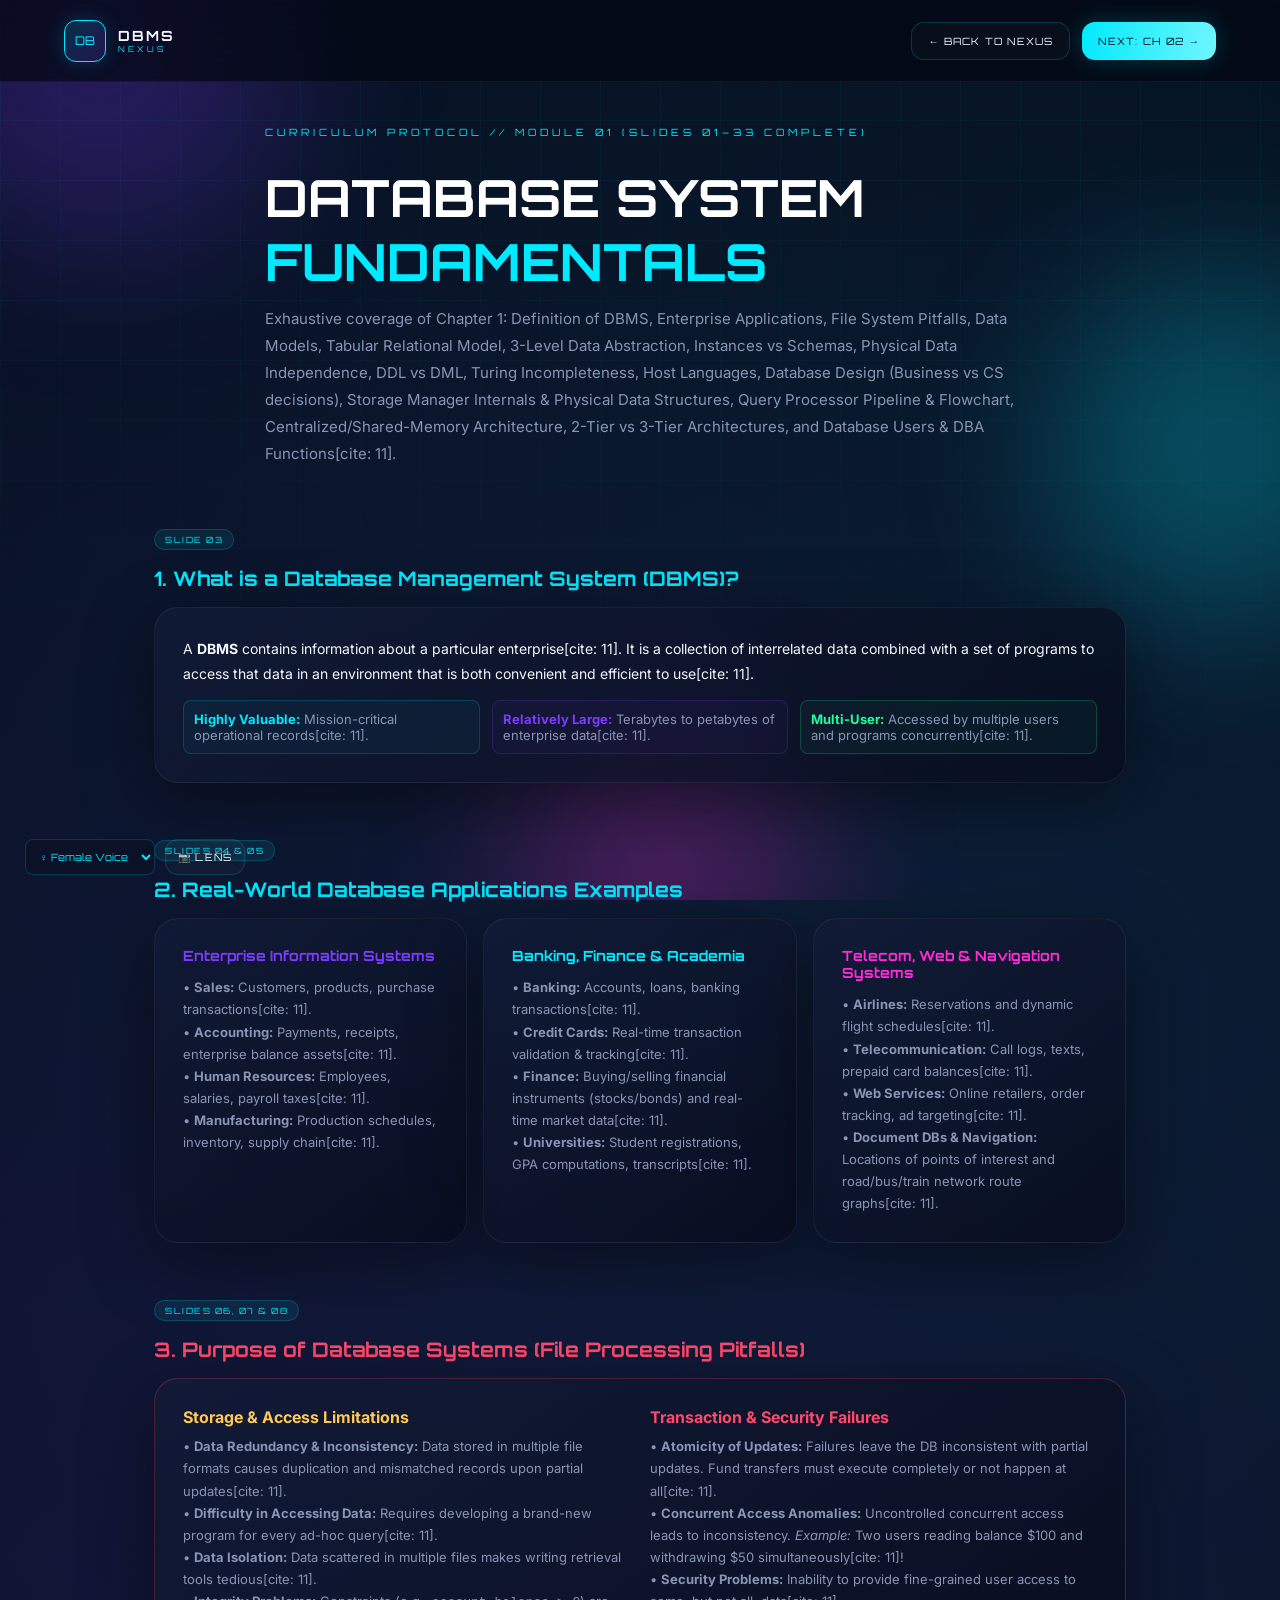
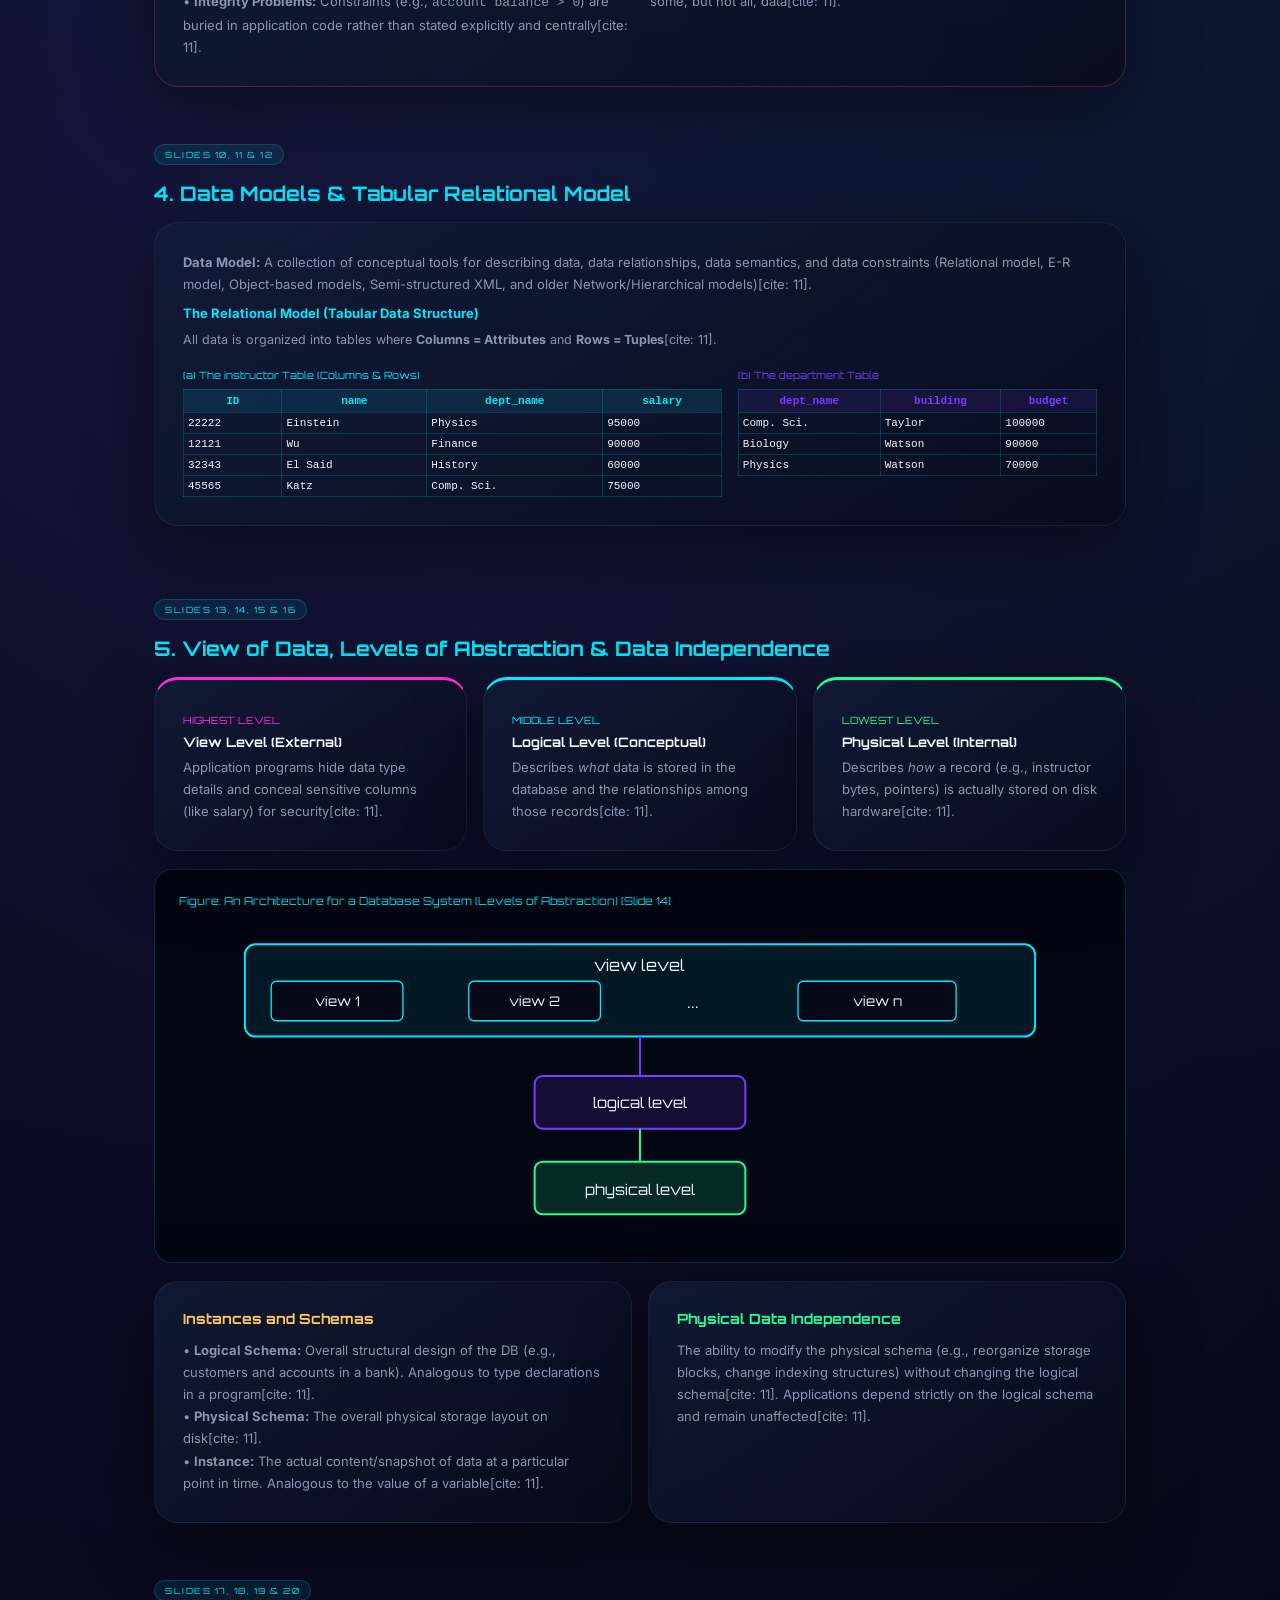
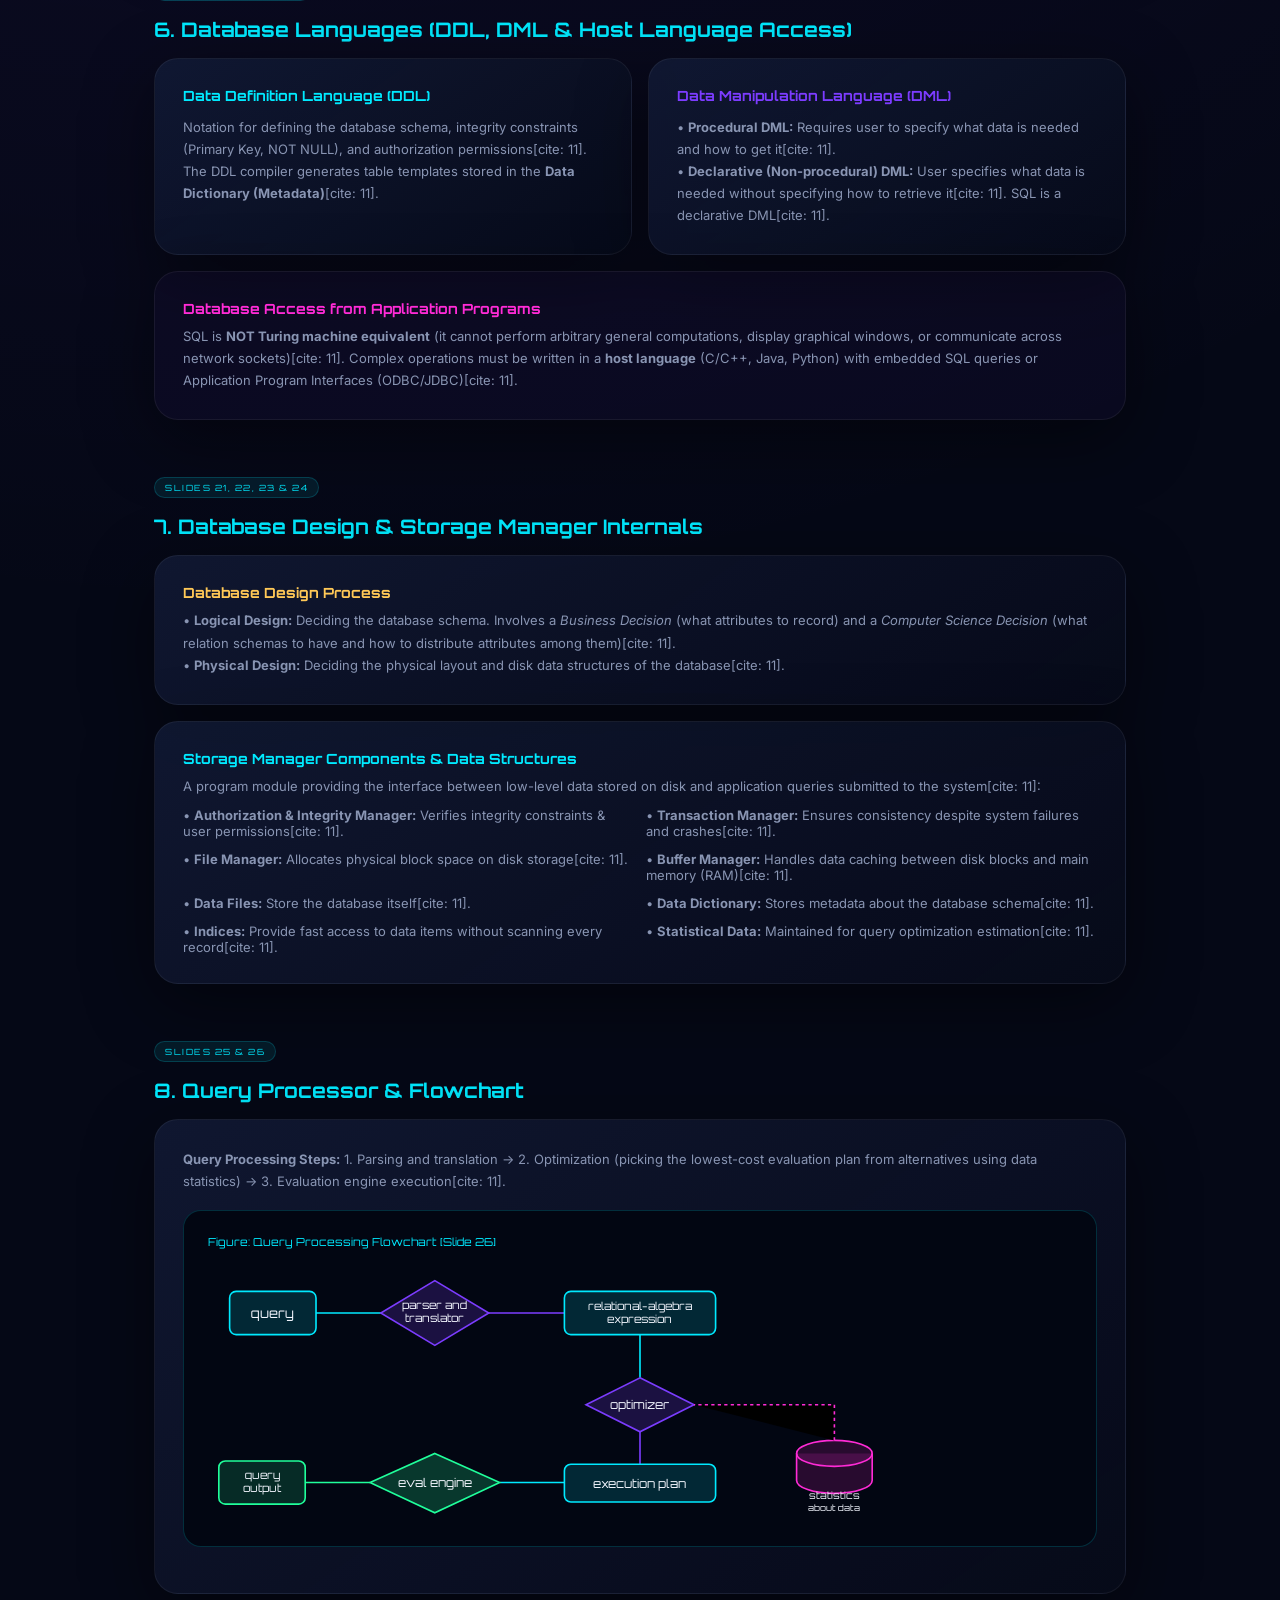
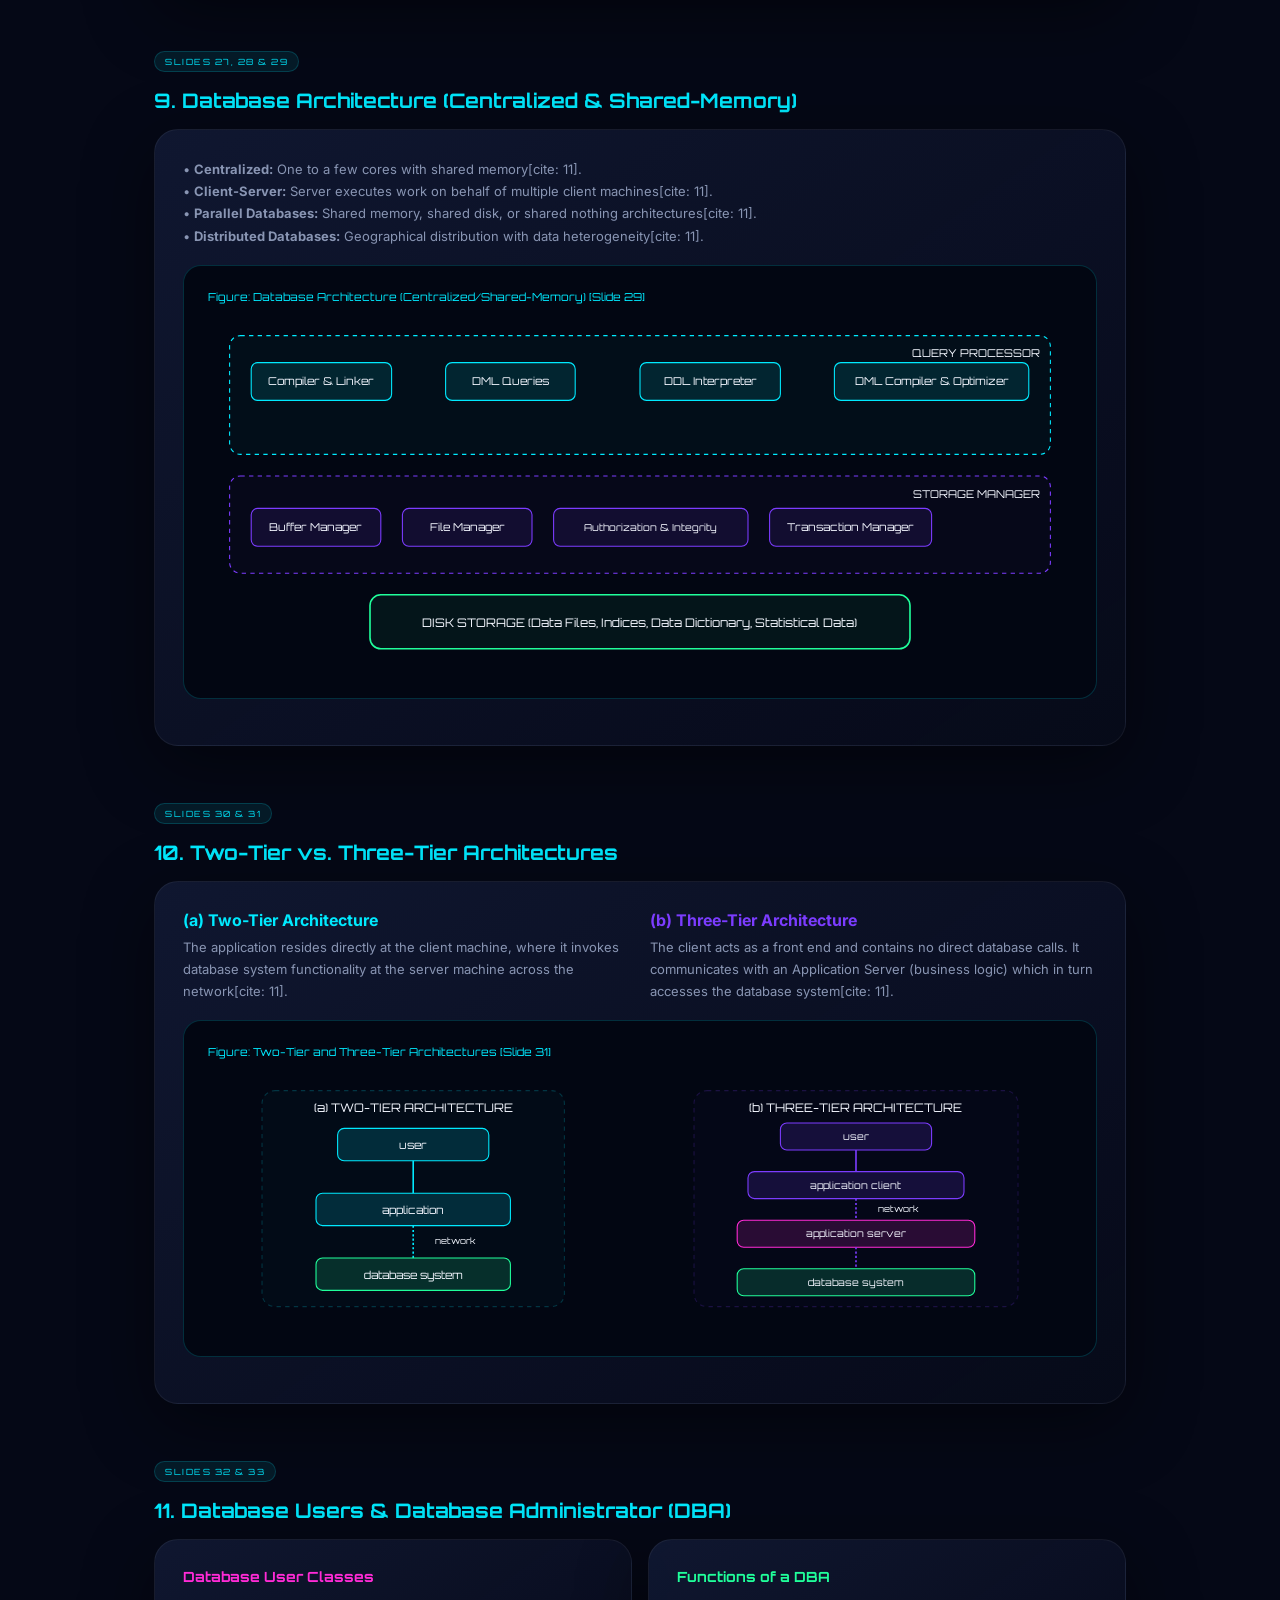
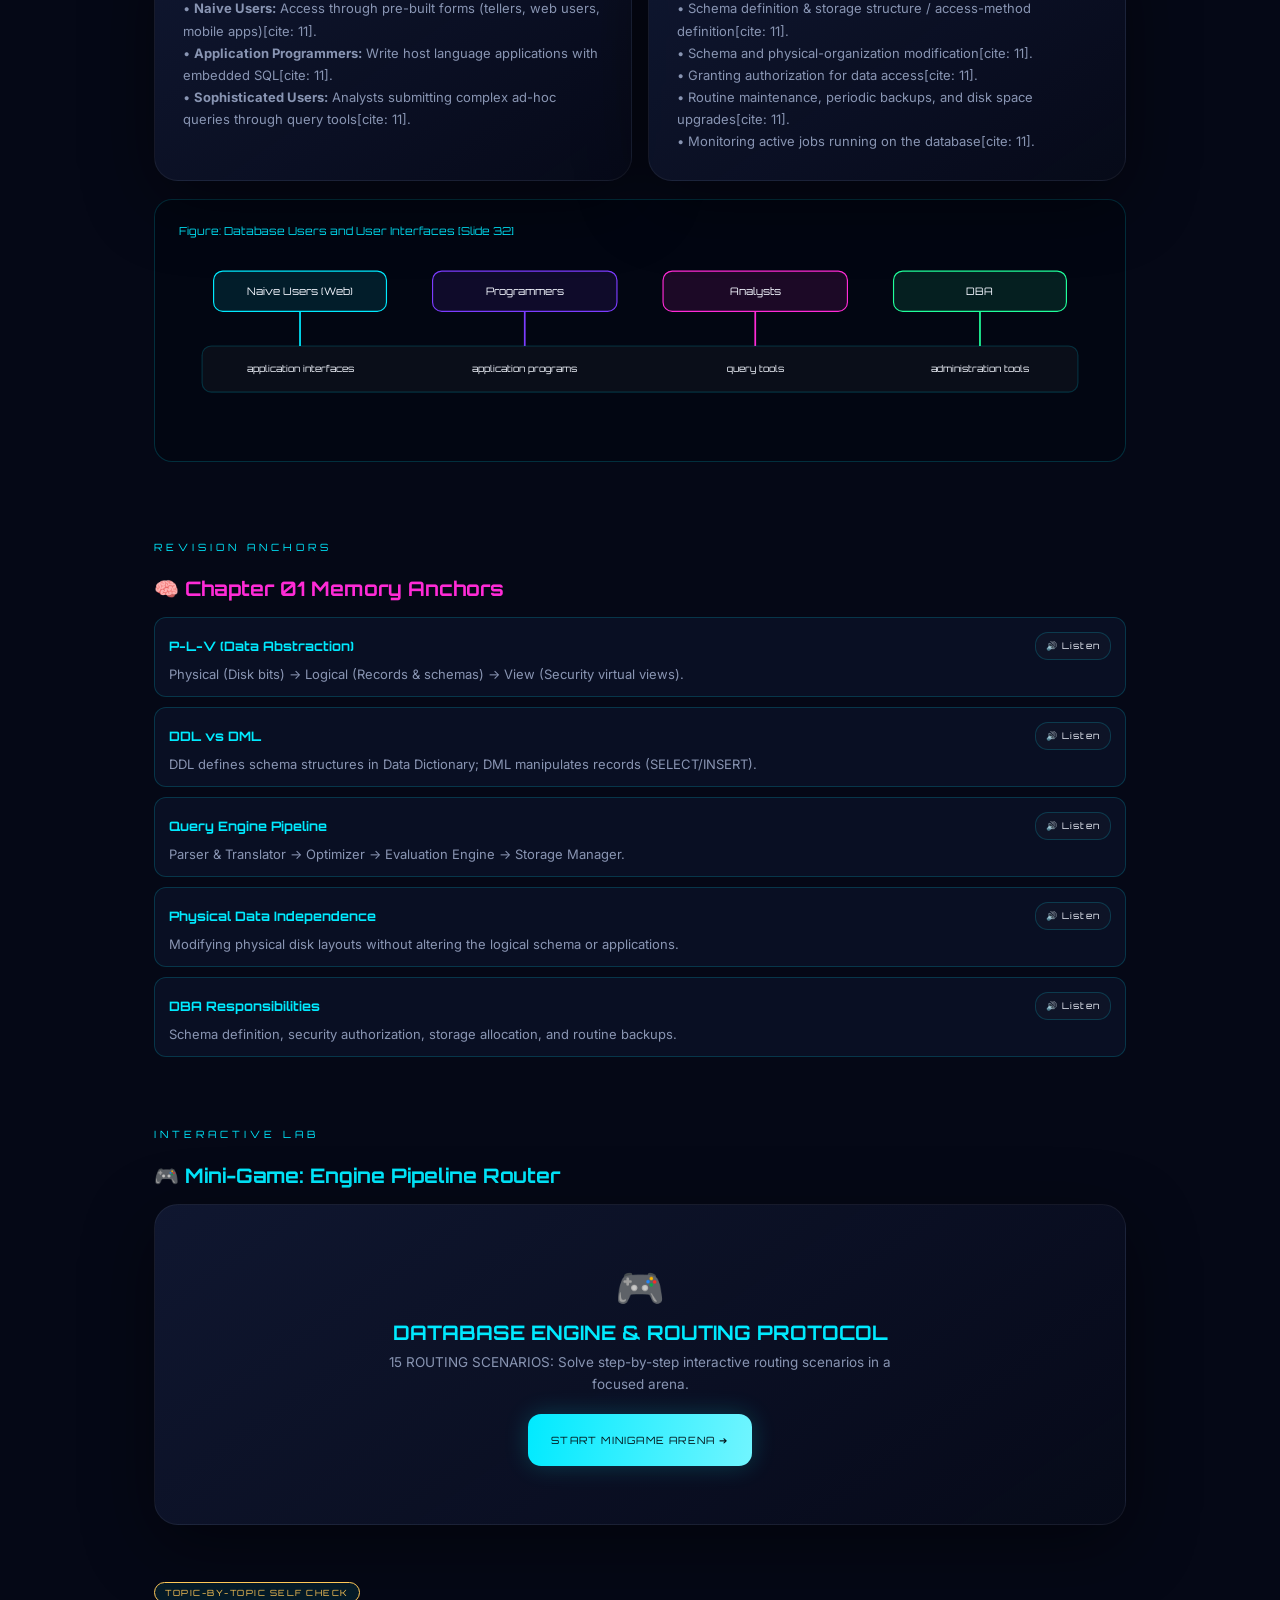
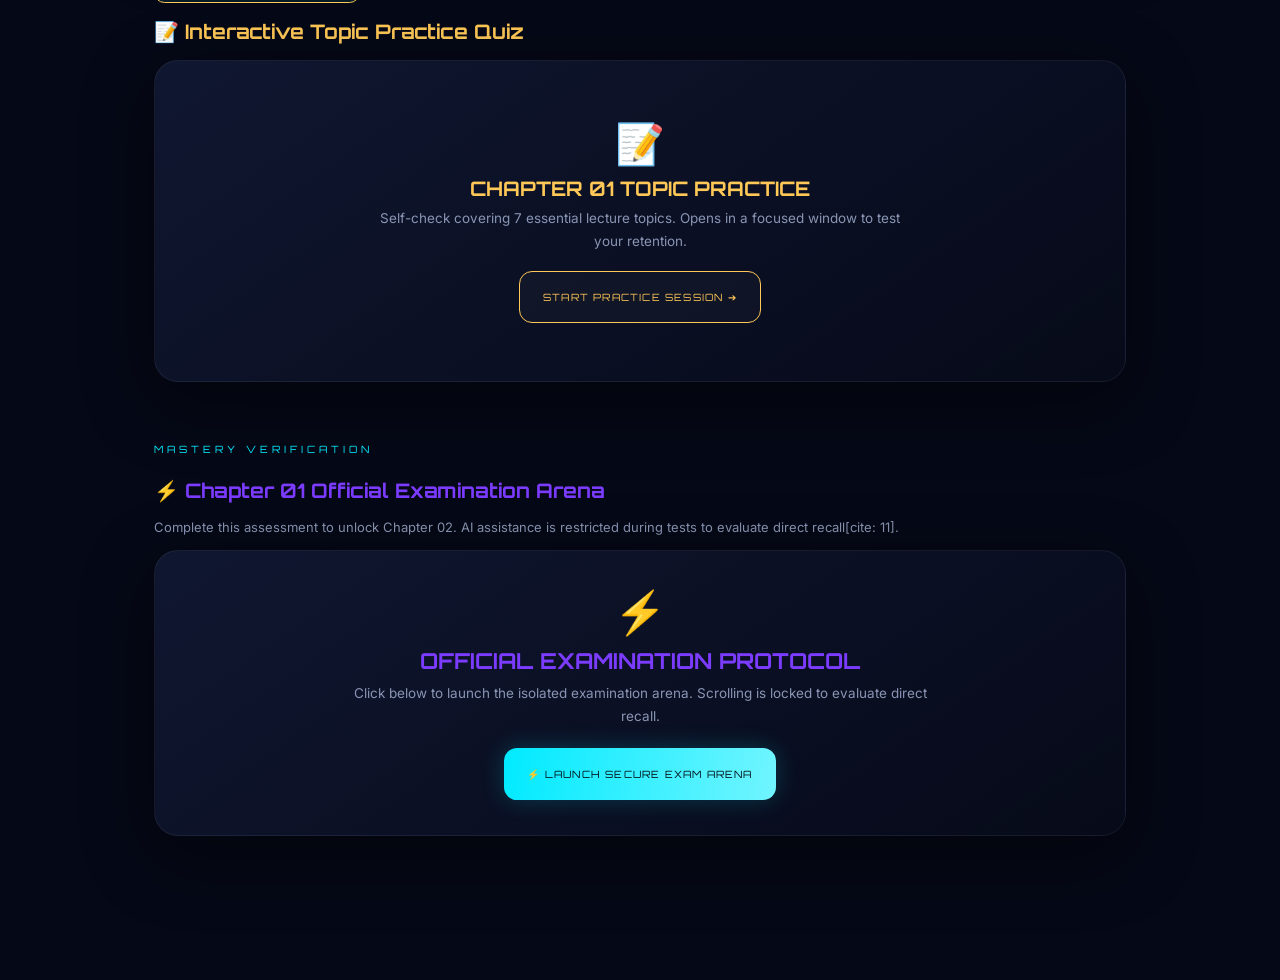
<file: chapter1.html>
<!DOCTYPE html>
<html lang="en">
<head>
    <meta charset="UTF-8">
    <meta name="viewport" content="width=device-width, initial-scale=1.0">
    <title>Chapter 01: Complete Database System Concepts | DBMS NEXUS</title>
    <link rel="preconnect" href="https://fonts.googleapis.com">
    <link rel="preconnect" href="https://fonts.gstatic.com" crossorigin>
    <link href="https://fonts.googleapis.com/css2?family=Orbitron:wght@400;600;700;800&family=Inter:wght@400;500;600;700&display=swap" rel="stylesheet">
    <link rel="stylesheet" href="style.css">
    <style>
        .diagram-container {
            background: #020612;
            border: 1px solid var(--border);
            border-radius: 18px;
            padding: 24px;
            margin: 18px 0;
            overflow-x: auto;
        }
        .diagram-container svg text {
            font-family: var(--font-tech), sans-serif;
            fill: var(--text);
        }
        .topic-pill {
            display: inline-block;
            padding: 4px 10px;
            border-radius: 50px;
            background: rgba(0, 234, 255, 0.08);
            border: 1px solid var(--border);
            color: var(--primary);
            font-family: var(--font-tech);
            font-size: 8.5px;
            letter-spacing: 1.5px;
            margin-bottom: 8px;
        }
    </style>
</head>
<body data-chapter-id="1">

    <!-- Ambient FX Background -->
    <div class="background-effects">
        <div class="grid-background"></div>
        <div class="orb orb-one"></div>
        <div class="orb orb-two"></div>
        <div class="orb orb-three"></div>
    </div>

    <!-- Navigation Header -->
    <header class="navbar">
        <a href="index.html" class="brand">
            <div class="brand-logo"><span>DB</span></div>
            <div class="brand-text">
                <strong>DBMS</strong>
                <span>NEXUS</span>
            </div>
        </a>
        <div style="display: flex; gap: 12px; align-items: center;">
            <a href="index.html" class="secondary-button" style="min-height: 38px; padding: 0 16px;">← BACK TO NEXUS</a>
            <a href="chapter2.html" class="primary-button" style="min-height: 38px; padding: 0 16px;">NEXT: CH 02 →</a>
        </div>
    </header>

    <!-- Main Syllabus Core -->
    <main style="max-width: 1100px; margin: 120px auto 80px; padding: 0 5%;" class="chapter-hero">
        
        <!-- Header Banner -->
        <div class="section-heading" style="text-align: left; margin-bottom: 40px;">
            <span class="section-label">CURRICULUM PROTOCOL // MODULE 01 (SLIDES 01–33 COMPLETE)</span>
            <h1 style="font-family: var(--font-tech); font-size: clamp(30px, 4vw, 52px); margin: 12px 0; color: #fff;">
                DATABASE SYSTEM <strong style="color: var(--primary);">FUNDAMENTALS</strong>
            </h1>
            <p style="color: var(--muted); font-size: 15px; max-width: 850px; line-height: 1.8;">
                Exhaustive coverage of Chapter 1: Definition of DBMS, Enterprise Applications, File System Pitfalls, Data Models, Tabular Relational Model, 3-Level Data Abstraction, Instances vs Schemas, Physical Data Independence, DDL vs DML, Turing Incompleteness, Host Languages, Database Design (Business vs CS decisions), Storage Manager Internals & Physical Data Structures, Query Processor Pipeline & Flowchart, Centralized/Shared-Memory Architecture, 2-Tier vs 3-Tier Architectures, and Database Users & DBA Functions[cite: 11].
            </p>
        </div>

        <!-- ========================================================
             SLIDE 03: DEFINITION OF DATABASE SYSTEMS
        ======================================================== -->
        <section style="padding: 20px 0 35px;">
            <span class="topic-pill">SLIDE 03</span>
            <h2 style="font-family: var(--font-tech); font-size: 20px; margin: 8px 0 16px; color: var(--primary);">
                1. What is a Database Management System (DBMS)?
            </h2>
            <div class="feature-card">
                <p style="color: var(--text); font-size: 14px; line-height: 1.8;">
                    A <b>DBMS</b> contains information about a particular enterprise[cite: 11]. It is a collection of interrelated data combined with a set of programs to access that data in an environment that is both convenient and efficient to use[cite: 11].
                </p>
                <div style="display: grid; grid-template-columns: repeat(auto-fit, minmax(220px, 1fr)); gap: 12px; margin-top: 14px; font-size: 13px; color: var(--muted);">
                    <div style="padding: 10px; background: rgba(0, 234, 255, 0.04); border: 1px solid var(--border); border-radius: 8px;">
                        <strong style="color: var(--primary);">Highly Valuable:</strong> Mission-critical operational records[cite: 11].
                    </div>
                    <div style="padding: 10px; background: rgba(124, 60, 255, 0.04); border: 1px solid rgba(124, 60, 255, 0.2); border-radius: 8px;">
                        <strong style="color: var(--secondary);">Relatively Large:</strong> Terabytes to petabytes of enterprise data[cite: 11].
                    </div>
                    <div style="padding: 10px; background: rgba(32, 255, 155, 0.04); border: 1px solid rgba(32, 255, 155, 0.2); border-radius: 8px;">
                        <strong style="color: var(--success);">Multi-User:</strong> Accessed by multiple users and programs concurrently[cite: 11].
                    </div>
                </div>
            </div>
        </section>

        <!-- ========================================================
             SLIDES 04 & 05: DATABASE APPLICATIONS EXAMPLES
        ======================================================== -->
        <section style="padding: 20px 0 35px;">
            <span class="topic-pill">SLIDES 04 & 05</span>
            <h2 style="font-family: var(--font-tech); font-size: 20px; margin: 8px 0 16px; color: var(--primary);">
                2. Real-World Database Applications Examples
            </h2>
            <div style="display: grid; grid-template-columns: repeat(auto-fit, minmax(280px, 1fr)); gap: 16px;">
                <div class="feature-card">
                    <h3 style="color: var(--secondary); font-size: 14px;">Enterprise Information Systems</h3>
                    <p style="font-size: 13px; color: var(--muted); margin-top: 6px;">
                        • <b>Sales:</b> Customers, products, purchase transactions[cite: 11].<br>
                        • <b>Accounting:</b> Payments, receipts, enterprise balance assets[cite: 11].<br>
                        • <b>Human Resources:</b> Employees, salaries, payroll taxes[cite: 11].<br>
                        • <b>Manufacturing:</b> Production schedules, inventory, supply chain[cite: 11].
                    </p>
                </div>
                <div class="feature-card">
                    <h3 style="color: var(--primary); font-size: 14px;">Banking, Finance & Academia</h3>
                    <p style="font-size: 13px; color: var(--muted); margin-top: 6px;">
                        • <b>Banking:</b> Accounts, loans, banking transactions[cite: 11].<br>
                        • <b>Credit Cards:</b> Real-time transaction validation & tracking[cite: 11].<br>
                        • <b>Finance:</b> Buying/selling financial instruments (stocks/bonds) and real-time market data[cite: 11].<br>
                        • <b>Universities:</b> Student registrations, GPA computations, transcripts[cite: 11].
                    </p>
                </div>
                <div class="feature-card">
                    <h3 style="color: var(--accent); font-size: 14px;">Telecom, Web & Navigation Systems</h3>
                    <p style="font-size: 13px; color: var(--muted); margin-top: 6px;">
                        • <b>Airlines:</b> Reservations and dynamic flight schedules[cite: 11].<br>
                        • <b>Telecommunication:</b> Call logs, texts, prepaid card balances[cite: 11].<br>
                        • <b>Web Services:</b> Online retailers, order tracking, ad targeting[cite: 11].<br>
                        • <b>Document DBs & Navigation:</b> Locations of points of interest and road/bus/train network route graphs[cite: 11].
                    </p>
                </div>
            </div>
        </section>

        <!-- ========================================================
             SLIDES 06, 07 & 08: PURPOSE OF DATABASE SYSTEMS
        ======================================================== -->
        <section style="padding: 20px 0 35px;">
            <span class="topic-pill">SLIDES 06, 07 & 08</span>
            <h2 style="font-family: var(--font-tech); font-size: 20px; margin: 8px 0 16px; color: var(--danger);">
                3. Purpose of Database Systems (File Processing Pitfalls)
            </h2>
            <div class="feature-card" style="border: 1px solid rgba(255, 73, 108, 0.25);">
                <div style="display: grid; grid-template-columns: 1fr 1fr; gap: 20px;">
                    <div>
                        <h4 style="color: var(--warning); margin-bottom: 8px;">Storage & Access Limitations</h4>
                        <p style="font-size: 13px; color: var(--muted); line-height: 1.7;">
                            • <b>Data Redundancy & Inconsistency:</b> Data stored in multiple file formats causes duplication and mismatched records upon partial updates[cite: 11].<br>
                            • <b>Difficulty in Accessing Data:</b> Requires developing a brand-new program for every ad-hoc query[cite: 11].<br>
                            • <b>Data Isolation:</b> Data scattered in multiple files makes writing retrieval tools tedious[cite: 11].<br>
                            • <b>Integrity Problems:</b> Constraints (e.g., <code>account balance > 0</code>) are buried in application code rather than stated explicitly and centrally[cite: 11].
                        </p>
                    </div>
                    <div>
                        <h4 style="color: var(--danger); margin-bottom: 8px;">Transaction & Security Failures</h4>
                        <p style="font-size: 13px; color: var(--muted); line-height: 1.7;">
                            • <b>Atomicity of Updates:</b> Failures leave the DB inconsistent with partial updates. Fund transfers must execute completely or not happen at all[cite: 11].<br>
                            • <b>Concurrent Access Anomalies:</b> Uncontrolled concurrent access leads to inconsistency. <i>Example:</i> Two users reading balance $100 and withdrawing $50 simultaneously[cite: 11]!<br>
                            • <b>Security Problems:</b> Inability to provide fine-grained user access to some, but not all, data[cite: 11].
                        </p>
                    </div>
                </div>
            </div>
        </section>

        <!-- ========================================================
             SLIDES 10, 11 & 12: DATA MODELS & RELATIONAL TABLES
        ======================================================== -->
        <section style="padding: 20px 0 35px;">
            <span class="topic-pill">SLIDES 10, 11 & 12</span>
            <h2 style="font-family: var(--font-tech); font-size: 20px; margin: 8px 0 16px; color: var(--primary);">
                4. Data Models & Tabular Relational Model
            </h2>
            <div class="feature-card" style="margin-bottom: 16px;">
                <p style="font-size: 13px; color: var(--muted); margin-bottom: 10px;">
                    <b>Data Model:</b> A collection of conceptual tools for describing data, data relationships, data semantics, and data constraints (Relational model, E-R model, Object-based models, Semi-structured XML, and older Network/Hierarchical models)[cite: 11].
                </p>
                <h4 style="color: var(--primary); font-size: 13px; margin-bottom: 8px;">The Relational Model (Tabular Data Structure)</h4>
                <p style="font-size: 12.5px; color: var(--muted); margin-bottom: 12px;">All data is organized into tables where <b>Columns = Attributes</b> and <b>Rows = Tuples</b>[cite: 11].</p>

                <div style="display: grid; grid-template-columns: 1.2fr 0.8fr; gap: 16px;">
                    <div>
                        <span style="font-family: var(--font-tech); font-size: 10px; color: var(--primary);">(a) The instructor Table (Columns &amp; Rows)</span>
                        <table style="width: 100%; border-collapse: collapse; margin-top: 6px; font-size: 11px; font-family: monospace; border: 1px solid var(--border);">
                            <tr style="background: rgba(0, 234, 255, 0.1); color: var(--primary);">
                                <th style="border: 1px solid var(--border); padding: 5px;">ID</th>
                                <th style="border: 1px solid var(--border); padding: 5px;">name</th>
                                <th style="border: 1px solid var(--border); padding: 5px;">dept_name</th>
                                <th style="border: 1px solid var(--border); padding: 5px;">salary</th>
                            </tr>
                            <tr><td style="border: 1px solid var(--border); padding: 4px;">22222</td><td style="border: 1px solid var(--border); padding: 4px;">Einstein</td><td style="border: 1px solid var(--border); padding: 4px;">Physics</td><td style="border: 1px solid var(--border); padding: 4px;">95000</td></tr>
                            <tr><td style="border: 1px solid var(--border); padding: 4px;">12121</td><td style="border: 1px solid var(--border); padding: 4px;">Wu</td><td style="border: 1px solid var(--border); padding: 4px;">Finance</td><td style="border: 1px solid var(--border); padding: 4px;">90000</td></tr>
                            <tr><td style="border: 1px solid var(--border); padding: 4px;">32343</td><td style="border: 1px solid var(--border); padding: 4px;">El Said</td><td style="border: 1px solid var(--border); padding: 4px;">History</td><td style="border: 1px solid var(--border); padding: 4px;">60000</td></tr>
                            <tr><td style="border: 1px solid var(--border); padding: 4px;">45565</td><td style="border: 1px solid var(--border); padding: 4px;">Katz</td><td style="border: 1px solid var(--border); padding: 4px;">Comp. Sci.</td><td style="border: 1px solid var(--border); padding: 4px;">75000</td></tr>
                        </table>
                    </div>
                    <div>
                        <span style="font-family: var(--font-tech); font-size: 10px; color: var(--secondary);">(b) The department Table</span>
                        <table style="width: 100%; border-collapse: collapse; margin-top: 6px; font-size: 11px; font-family: monospace; border: 1px solid var(--border);">
                            <tr style="background: rgba(124, 60, 255, 0.1); color: var(--secondary);">
                                <th style="border: 1px solid var(--border); padding: 5px;">dept_name</th>
                                <th style="border: 1px solid var(--border); padding: 5px;">building</th>
                                <th style="border: 1px solid var(--border); padding: 5px;">budget</th>
                            </tr>
                            <tr><td style="border: 1px solid var(--border); padding: 4px;">Comp. Sci.</td><td style="border: 1px solid var(--border); padding: 4px;">Taylor</td><td style="border: 1px solid var(--border); padding: 4px;">100000</td></tr>
                            <tr><td style="border: 1px solid var(--border); padding: 4px;">Biology</td><td style="border: 1px solid var(--border); padding: 4px;">Watson</td><td style="border: 1px solid var(--border); padding: 4px;">90000</td></tr>
                            <tr><td style="border: 1px solid var(--border); padding: 4px;">Physics</td><td style="border: 1px solid var(--border); padding: 4px;">Watson</td><td style="border: 1px solid var(--border); padding: 4px;">70000</td></tr>
                        </table>
                    </div>
                </div>
            </div>
        </section>

        <!-- ========================================================
             SLIDES 13, 14, 15 & 16: VIEW OF DATA & ABSTRACTION
        ======================================================== -->
        <section style="padding: 20px 0 35px;">
            <span class="topic-pill">SLIDES 13, 14, 15 & 16</span>
            <h2 style="font-family: var(--font-tech); font-size: 20px; margin: 8px 0 16px; color: var(--primary);">
                5. View of Data, Levels of Abstraction & Data Independence
            </h2>
            <div style="display: grid; grid-template-columns: repeat(auto-fit, minmax(280px, 1fr)); gap: 16px; margin-bottom: 16px;">
                <div class="feature-card" style="border-top: 3px solid var(--accent);">
                    <span style="font-family: var(--font-tech); font-size: 10px; color: var(--accent);">HIGHEST LEVEL</span>
                    <h3 style="margin: 6px 0;">View Level (External)</h3>
                    <p style="font-size: 13px; color: var(--muted);">Application programs hide data type details and conceal sensitive columns (like salary) for security[cite: 11].</p>
                </div>
                <div class="feature-card" style="border-top: 3px solid var(--primary);">
                    <span style="font-family: var(--font-tech); font-size: 10px; color: var(--primary);">MIDDLE LEVEL</span>
                    <h3 style="margin: 6px 0;">Logical Level (Conceptual)</h3>
                    <p style="font-size: 13px; color: var(--muted);">Describes <i>what</i> data is stored in the database and the relationships among those records[cite: 11].</p>
                </div>
                <div class="feature-card" style="border-top: 3px solid var(--success);">
                    <span style="font-family: var(--font-tech); font-size: 10px; color: var(--success);">LOWEST LEVEL</span>
                    <h3 style="margin: 6px 0;">Physical Level (Internal)</h3>
                    <p style="font-size: 13px; color: var(--muted);">Describes <i>how</i> a record (e.g., instructor bytes, pointers) is actually stored on disk hardware[cite: 11].</p>
                </div>
            </div>

            <!-- 3-Level Abstraction SVG Diagram (Slide 14) -->
            <div class="diagram-container">
                <span style="font-family: var(--font-tech); font-size: 11px; color: var(--primary); display: block; margin-bottom: 10px;">Figure: An Architecture for a Database System (Levels of Abstraction) [Slide 14]</span>
                <svg viewBox="0 0 700 240" style="width: 100%; min-width: 550px; height: auto;">
                    <!-- View Level Big Box -->
                    <rect x="50" y="20" width="600" height="70" rx="8" fill="rgba(0, 234, 255, 0.08)" stroke="#00eaff" stroke-width="1.5"/>
                    <text x="350" y="40" font-size="12" text-anchor="middle" fill="#00eaff">view level</text>
                    <rect x="70" y="48" width="100" height="30" rx="4" fill="#050816" stroke="#00eaff" stroke-width="1"/>
                    <text x="120" y="67" font-size="10" text-anchor="middle">view 1</text>
                    <rect x="220" y="48" width="100" height="30" rx="4" fill="#050816" stroke="#00eaff" stroke-width="1"/>
                    <text x="270" y="67" font-size="10" text-anchor="middle">view 2</text>
                    <text x="390" y="68" font-size="14" text-anchor="middle" fill="#8995b3">...</text>
                    <rect x="470" y="48" width="120" height="30" rx="4" fill="#050816" stroke="#00eaff" stroke-width="1"/>
                    <text x="530" y="67" font-size="10" text-anchor="middle">view n</text>
                    
                    <path d="M 350 90 L 350 120" stroke="#7c3cff" stroke-width="1.5"/>

                    <!-- Logical Level Box -->
                    <rect x="270" y="120" width="160" height="40" rx="6" fill="rgba(124, 60, 255, 0.15)" stroke="#7c3cff" stroke-width="1.5"/>
                    <text x="350" y="144" font-size="11" text-anchor="middle" fill="#fff">logical level</text>

                    <path d="M 350 160 L 350 185" stroke="#20ff9b" stroke-width="1.5"/>

                    <!-- Physical Level Box -->
                    <rect x="270" y="185" width="160" height="40" rx="6" fill="rgba(32, 255, 155, 0.15)" stroke="#20ff9b" stroke-width="1.5"/>
                    <text x="350" y="210" font-size="11" text-anchor="middle" fill="#20ff9b">physical level</text>
                </svg>
            </div>

            <div style="display: grid; grid-template-columns: 1fr 1fr; gap: 16px;">
                <div class="feature-card">
                    <h3 style="color: var(--warning); font-size: 14px;">Instances and Schemas</h3>
                    <p style="font-size: 13px; color: var(--muted); margin-top: 6px;">
                        • <b>Logical Schema:</b> Overall structural design of the DB (e.g., customers and accounts in a bank). Analogous to type declarations in a program[cite: 11].<br>
                        • <b>Physical Schema:</b> The overall physical storage layout on disk[cite: 11].<br>
                        • <b>Instance:</b> The actual content/snapshot of data at a particular point in time. Analogous to the value of a variable[cite: 11].
                    </p>
                </div>
                <div class="feature-card">
                    <h3 style="color: var(--success); font-size: 14px;">Physical Data Independence</h3>
                    <p style="font-size: 13px; color: var(--muted); margin-top: 6px;">
                        The ability to modify the physical schema (e.g., reorganize storage blocks, change indexing structures) without changing the logical schema[cite: 11]. Applications depend strictly on the logical schema and remain unaffected[cite: 11].
                    </p>
                </div>
            </div>
        </section>

        <!-- ========================================================
             SLIDES 17, 18, 19 & 20: DDL, DML & HOST LANGUAGES
        ======================================================== -->
        <section style="padding: 20px 0 35px;">
            <span class="topic-pill">SLIDES 17, 18, 19 & 20</span>
            <h2 style="font-family: var(--font-tech); font-size: 20px; margin: 8px 0 16px; color: var(--primary);">
                6. Database Languages (DDL, DML & Host Language Access)
            </h2>
            <div style="display: grid; grid-template-columns: 1fr 1fr; gap: 16px; margin-bottom: 16px;">
                <div class="feature-card">
                    <h3 style="color: var(--primary); font-size: 14px;">Data Definition Language (DDL)</h3>
                    <p style="font-size: 13px; color: var(--muted); margin-top: 6px;">
                        Notation for defining the database schema, integrity constraints (Primary Key, NOT NULL), and authorization permissions[cite: 11]. The DDL compiler generates table templates stored in the <b>Data Dictionary (Metadata)</b>[cite: 11].
                    </p>
                </div>
                <div class="feature-card">
                    <h3 style="color: var(--secondary); font-size: 14px;">Data Manipulation Language (DML)</h3>
                    <p style="font-size: 13px; color: var(--muted); margin-top: 6px;">
                        • <b>Procedural DML:</b> Requires user to specify what data is needed and how to get it[cite: 11].<br>
                        • <b>Declarative (Non-procedural) DML:</b> User specifies what data is needed without specifying how to retrieve it[cite: 11]. SQL is a declarative DML[cite: 11].
                    </p>
                </div>
            </div>

            <div class="feature-card" style="background: rgba(124, 60, 255, 0.04);">
                <h3 style="color: var(--accent); font-size: 14px; margin-bottom: 8px;">Database Access from Application Programs</h3>
                <p style="font-size: 13px; color: var(--muted);">
                    SQL is <b>NOT Turing machine equivalent</b> (it cannot perform arbitrary general computations, display graphical windows, or communicate across network sockets)[cite: 11]. Complex operations must be written in a <b>host language</b> (C/C++, Java, Python) with embedded SQL queries or Application Program Interfaces (ODBC/JDBC)[cite: 11].
                </p>
            </div>
        </section>

        <!-- ========================================================
             SLIDES 21–24: DATABASE DESIGN & STORAGE MANAGER
        ======================================================== -->
        <section style="padding: 20px 0 35px;">
            <span class="topic-pill">SLIDES 21, 22, 23 & 24</span>
            <h2 style="font-family: var(--font-tech); font-size: 20px; margin: 8px 0 16px; color: var(--primary);">
                7. Database Design & Storage Manager Internals
            </h2>
            <div class="feature-card" style="margin-bottom: 16px;">
                <h3 style="color: var(--warning); font-size: 14px; margin-bottom: 8px;">Database Design Process</h3>
                <p style="font-size: 13px; color: var(--muted);">
                    • <b>Logical Design:</b> Deciding the database schema. Involves a <i>Business Decision</i> (what attributes to record) and a <i>Computer Science Decision</i> (what relation schemas to have and how to distribute attributes among them)[cite: 11].<br>
                    • <b>Physical Design:</b> Deciding the physical layout and disk data structures of the database[cite: 11].
                </p>
            </div>

            <div class="feature-card">
                <h3 style="color: var(--primary); font-size: 14px; margin-bottom: 8px;">Storage Manager Components & Data Structures</h3>
                <p style="font-size: 13px; color: var(--muted); margin-bottom: 10px;">
                    A program module providing the interface between low-level data stored on disk and application queries submitted to the system[cite: 11]:
                </p>
                <div style="display: grid; grid-template-columns: 1fr 1fr; gap: 12px; font-size: 13px; color: var(--muted);">
                    <div>• <b>Authorization & Integrity Manager:</b> Verifies integrity constraints & user permissions[cite: 11].</div>
                    <div>• <b>Transaction Manager:</b> Ensures consistency despite system failures and crashes[cite: 11].</div>
                    <div>• <b>File Manager:</b> Allocates physical block space on disk storage[cite: 11].</div>
                    <div>• <b>Buffer Manager:</b> Handles data caching between disk blocks and main memory (RAM)[cite: 11].</div>
                    <div>• <b>Data Files:</b> Store the database itself[cite: 11].</div>
                    <div>• <b>Data Dictionary:</b> Stores metadata about the database schema[cite: 11].</div>
                    <div>• <b>Indices:</b> Provide fast access to data items without scanning every record[cite: 11].</div>
                    <div>• <b>Statistical Data:</b> Maintained for query optimization estimation[cite: 11].</div>
                </div>
            </div>
        </section>

        <!-- ========================================================
             SLIDES 25 & 26: QUERY PROCESSING PIPELINE & FLOWCHART
        ======================================================== -->
        <section style="padding: 20px 0 35px;">
            <span class="topic-pill">SLIDES 25 & 26</span>
            <h2 style="font-family: var(--font-tech); font-size: 20px; margin: 8px 0 16px; color: var(--primary);">
                8. Query Processor & Flowchart
            </h2>
            <div class="feature-card">
                <p style="font-size: 13px; color: var(--muted); margin-bottom: 12px;">
                    <b>Query Processing Steps:</b> 1. Parsing and translation &rarr; 2. Optimization (picking the lowest-cost evaluation plan from alternatives using data statistics) &rarr; 3. Evaluation engine execution[cite: 11].
                </p>
                
                <!-- Query Processing SVG Flowchart (Slide 26) -->
                <div class="diagram-container">
                    <span style="font-family: var(--font-tech); font-size: 11px; color: var(--primary); display: block; margin-bottom: 10px;">Figure: Query Processing Flowchart [Slide 26]</span>
                    <svg viewBox="0 0 800 240" style="width: 100%; min-width: 650px; height: auto;">
                        <rect x="20" y="30" width="80" height="40" rx="6" fill="rgba(0,234,255,0.15)" stroke="#00eaff" stroke-width="1.5"/>
                        <text x="60" y="55" font-size="12" text-anchor="middle" fill="#00eaff">query</text>
                        <path d="M 100 50 L 160 50" stroke="#00eaff" stroke-width="1.5"/>
                        
                        <!-- Diamond: Parser -->
                        <polygon points="210,20 260,50 210,80 160,50" fill="rgba(124,60,255,0.2)" stroke="#7c3cff" stroke-width="1.5"/>
                        <text x="210" y="46" font-size="10" text-anchor="middle" fill="#fff">parser and</text>
                        <text x="210" y="58" font-size="10" text-anchor="middle" fill="#fff">translator</text>
                        <path d="M 260 50 L 330 50" stroke="#7c3cff" stroke-width="1.5"/>

                        <!-- Relational Algebra Box -->
                        <rect x="330" y="30" width="140" height="40" rx="6" fill="rgba(0,234,255,0.15)" stroke="#00eaff" stroke-width="1.5"/>
                        <text x="400" y="47" font-size="10" text-anchor="middle">relational-algebra</text>
                        <text x="400" y="59" font-size="10" text-anchor="middle">expression</text>
                        <path d="M 400 70 L 400 110" stroke="#00eaff" stroke-width="1.5"/>

                        <!-- Diamond: Optimizer -->
                        <polygon points="400,110 450,135 400,160 350,135" fill="rgba(124,60,255,0.2)" stroke="#7c3cff" stroke-width="1.5"/>
                        <text x="400" y="139" font-size="11" text-anchor="middle" fill="#fff">optimizer</text>
                        <path d="M 400 160 L 400 190" stroke="#7c3cff" stroke-width="1.5"/>

                        <!-- Stats Cylinder -->
                        <ellipse cx="580" cy="180" rx="35" ry="12" fill="rgba(255,43,214,0.15)" stroke="#ff2bd6" stroke-width="1.5"/>
                        <path d="M 545 180 v 25 a 35 12 0 0 0 70 0 v -25" fill="rgba(255,43,214,0.15)" stroke="#ff2bd6" stroke-width="1.5"/>
                        <text x="580" y="222" font-size="9" text-anchor="middle">statistics</text>
                        <text x="580" y="233" font-size="8" text-anchor="middle">about data</text>
                        <path d="M 580 168 L 580 135 L 450 135" stroke="#ff2bd6" stroke-width="1.5" stroke-dasharray="3,3"/>

                        <!-- Execution Plan -->
                        <rect x="330" y="190" width="140" height="35" rx="6" fill="rgba(0,234,255,0.15)" stroke="#00eaff" stroke-width="1.5"/>
                        <text x="400" y="212" font-size="11" text-anchor="middle">execution plan</text>
                        <path d="M 330 207 L 270 207" stroke="#00eaff" stroke-width="1.5"/>

                        <!-- Diamond: Evaluation Engine -->
                        <polygon points="210,180 270,207 210,235 150,207" fill="rgba(32,255,155,0.2)" stroke="#20ff9b" stroke-width="1.5"/>
                        <text x="210" y="211" font-size="11" text-anchor="middle" fill="#20ff9b">eval engine</text>
                        <path d="M 150 207 L 90 207" stroke="#20ff9b" stroke-width="1.5"/>

                        <!-- Output Box -->
                        <rect x="10" y="187" width="80" height="40" rx="6" fill="rgba(32,255,155,0.15)" stroke="#20ff9b" stroke-width="1.5"/>
                        <text x="50" y="204" font-size="10" text-anchor="middle">query</text>
                        <text x="50" y="216" font-size="10" text-anchor="middle">output</text>
                    </svg>
                </div>
            </div>
        </section>

        <!-- ========================================================
             SLIDES 27, 28 & 29: CENTRALIZED/SHARED-MEMORY ARCHITECTURE
        ======================================================== -->
        <section style="padding: 20px 0 35px;">
            <span class="topic-pill">SLIDES 27, 28 & 29</span>
            <h2 style="font-family: var(--font-tech); font-size: 20px; margin: 8px 0 16px; color: var(--primary);">
                9. Database Architecture (Centralized & Shared-Memory)
            </h2>
            <div class="feature-card">
                <p style="font-size: 13px; color: var(--muted); margin-bottom: 12px;">
                    • <b>Centralized:</b> One to a few cores with shared memory[cite: 11].<br>
                    • <b>Client-Server:</b> Server executes work on behalf of multiple client machines[cite: 11].<br>
                    • <b>Parallel Databases:</b> Shared memory, shared disk, or shared nothing architectures[cite: 11].<br>
                    • <b>Distributed Databases:</b> Geographical distribution with data heterogeneity[cite: 11].
                </p>

                <!-- Centralized Engine Architecture SVG Diagram (Slide 29) -->
                <div class="diagram-container">
                    <span style="font-family: var(--font-tech); font-size: 11px; color: var(--primary); display: block; margin-bottom: 10px;">Figure: Database Architecture (Centralized/Shared-Memory) [Slide 29]</span>
                    <svg viewBox="0 0 800 330" style="width: 100%; min-width: 650px; height: auto;">
                        <!-- Query Processor Box -->
                        <rect x="20" y="20" width="760" height="110" rx="10" fill="rgba(0, 234, 255, 0.03)" stroke="#00eaff" stroke-width="1" stroke-dasharray="4,4"/>
                        <text x="770" y="40" font-size="10" text-anchor="end" fill="#00eaff">QUERY PROCESSOR</text>
                        
                        <rect x="40" y="45" width="130" height="35" rx="6" fill="rgba(0,234,255,0.1)" stroke="#00eaff" stroke-width="1"/>
                        <text x="105" y="66" font-size="10" text-anchor="middle">Compiler &amp; Linker</text>

                        <rect x="220" y="45" width="120" height="35" rx="6" fill="rgba(0,234,255,0.1)" stroke="#00eaff" stroke-width="1"/>
                        <text x="280" y="66" font-size="10" text-anchor="middle">DML Queries</text>

                        <rect x="400" y="45" width="130" height="35" rx="6" fill="rgba(0,234,255,0.1)" stroke="#00eaff" stroke-width="1"/>
                        <text x="465" y="66" font-size="10" text-anchor="middle">DDL Interpreter</text>

                        <rect x="580" y="45" width="180" height="35" rx="6" fill="rgba(0,234,255,0.1)" stroke="#00eaff" stroke-width="1"/>
                        <text x="670" y="66" font-size="10" text-anchor="middle">DML Compiler &amp; Optimizer</text>

                        <!-- Storage Manager Box -->
                        <rect x="20" y="150" width="760" height="90" rx="10" fill="rgba(124, 60, 255, 0.03)" stroke="#7c3cff" stroke-width="1" stroke-dasharray="4,4"/>
                        <text x="770" y="170" font-size="10" text-anchor="end" fill="#7c3cff">STORAGE MANAGER</text>

                        <rect x="40" y="180" width="120" height="35" rx="6" fill="rgba(124,60,255,0.1)" stroke="#7c3cff" stroke-width="1"/>
                        <text x="100" y="201" font-size="10" text-anchor="middle">Buffer Manager</text>

                        <rect x="180" y="180" width="120" height="35" rx="6" fill="rgba(124,60,255,0.1)" stroke="#7c3cff" stroke-width="1"/>
                        <text x="240" y="201" font-size="10" text-anchor="middle">File Manager</text>

                        <rect x="320" y="180" width="180" height="35" rx="6" fill="rgba(124,60,255,0.1)" stroke="#7c3cff" stroke-width="1"/>
                        <text x="410" y="201" font-size="9" text-anchor="middle">Authorization &amp; Integrity</text>

                        <rect x="520" y="180" width="150" height="35" rx="6" fill="rgba(124,60,255,0.1)" stroke="#7c3cff" stroke-width="1"/>
                        <text x="595" y="201" font-size="10" text-anchor="middle">Transaction Manager</text>

                        <!-- Disk Storage Cylinders -->
                        <rect x="150" y="260" width="500" height="50" rx="10" fill="rgba(32,255,155,0.06)" stroke="#20ff9b" stroke-width="1.5"/>
                        <text x="400" y="290" font-size="11" text-anchor="middle" fill="#20ff9b">DISK STORAGE (Data Files, Indices, Data Dictionary, Statistical Data)</text>
                    </svg>
                </div>
            </div>
        </section>

        <!-- ========================================================
             SLIDES 30 & 31: 2-TIER VS 3-TIER ARCHITECTURES
        ======================================================== -->
        <section style="padding: 20px 0 35px;">
            <span class="topic-pill">SLIDES 30 & 31</span>
            <h2 style="font-family: var(--font-tech); font-size: 20px; margin: 8px 0 16px; color: var(--primary);">
                10. Two-Tier vs. Three-Tier Architectures
            </h2>
            <div class="feature-card">
                <div style="display: grid; grid-template-columns: 1fr 1fr; gap: 20px;">
                    <div>
                        <h4 style="color: var(--primary); margin-bottom: 6px;">(a) Two-Tier Architecture</h4>
                        <p style="font-size: 13px; color: var(--muted);">
                            The application resides directly at the client machine, where it invokes database system functionality at the server machine across the network[cite: 11].
                        </p>
                    </div>
                    <div>
                        <h4 style="color: var(--secondary); margin-bottom: 6px;">(b) Three-Tier Architecture</h4>
                        <p style="font-size: 13px; color: var(--muted);">
                            The client acts as a front end and contains no direct database calls. It communicates with an Application Server (business logic) which in turn accesses the database system[cite: 11].
                        </p>
                    </div>
                </div>

                <!-- 2-Tier vs 3-Tier SVG Diagram (Slide 31) -->
                <div class="diagram-container">
                    <span style="font-family: var(--font-tech); font-size: 11px; color: var(--primary); display: block; margin-bottom: 10px;">Figure: Two-Tier and Three-Tier Architectures [Slide 31]</span>
                    <svg viewBox="0 0 800 240" style="width: 100%; min-width: 650px; height: auto;">
                        <!-- Two Tier Group -->
                        <rect x="50" y="20" width="280" height="200" rx="12" fill="rgba(0,234,255,0.02)" stroke="rgba(0,234,255,0.2)" stroke-dasharray="4,4"/>
                        <text x="190" y="40" font-size="11" text-anchor="middle" fill="#00eaff">(a) TWO-TIER ARCHITECTURE</text>
                        
                        <rect x="120" y="55" width="140" height="30" rx="6" fill="rgba(0,234,255,0.15)" stroke="#00eaff" stroke-width="1"/>
                        <text x="190" y="74" font-size="10" text-anchor="middle">user</text>
                        <path d="M 190 85 L 190 115" stroke="#00eaff" stroke-width="1.5"/>

                        <rect x="100" y="115" width="180" height="30" rx="6" fill="rgba(0,234,255,0.15)" stroke="#00eaff" stroke-width="1"/>
                        <text x="190" y="134" font-size="10" text-anchor="middle">application</text>
                        <path d="M 190 145 L 190 175" stroke="#00eaff" stroke-width="1.5" stroke-dasharray="2,2"/>
                        <text x="210" y="162" font-size="8" fill="#8995b3">network</text>

                        <rect x="100" y="175" width="180" height="30" rx="6" fill="rgba(32,255,155,0.15)" stroke="#20ff9b" stroke-width="1"/>
                        <text x="190" y="194" font-size="10" text-anchor="middle" fill="#20ff9b">database system</text>

                        <!-- Three Tier Group -->
                        <rect x="450" y="20" width="300" height="200" rx="12" fill="rgba(124,60,255,0.02)" stroke="rgba(124,60,255,0.2)" stroke-dasharray="4,4"/>
                        <text x="600" y="40" font-size="11" text-anchor="middle" fill="#7c3cff">(b) THREE-TIER ARCHITECTURE</text>

                        <rect x="530" y="50" width="140" height="25" rx="6" fill="rgba(124,60,255,0.15)" stroke="#7c3cff" stroke-width="1"/>
                        <text x="600" y="66" font-size="9" text-anchor="middle">user</text>
                        <path d="M 600 75 L 600 95" stroke="#7c3cff" stroke-width="1.5"/>

                        <rect x="500" y="95" width="200" height="25" rx="6" fill="rgba(124,60,255,0.15)" stroke="#7c3cff" stroke-width="1"/>
                        <text x="600" y="111" font-size="9" text-anchor="middle">application client</text>
                        <path d="M 600 120 L 600 140" stroke="#7c3cff" stroke-width="1.5" stroke-dasharray="2,2"/>
                        <text x="620" y="132" font-size="8" fill="#8995b3">network</text>

                        <rect x="490" y="140" width="220" height="25" rx="6" fill="rgba(255,43,214,0.15)" stroke="#ff2bd6" stroke-width="1"/>
                        <text x="600" y="156" font-size="9" text-anchor="middle" fill="#ff2bd6">application server</text>
                        <path d="M 600 165 L 600 185" stroke="#7c3cff" stroke-width="1.5" stroke-dasharray="2,2"/>

                        <rect x="490" y="185" width="220" height="25" rx="6" fill="rgba(32,255,155,0.15)" stroke="#20ff9b" stroke-width="1"/>
                        <text x="600" y="201" font-size="9" text-anchor="middle" fill="#20ff9b">database system</text>
                    </svg>
                </div>
            </div>
        </section>

        <!-- ==========================================
             SLIDES 32 & 33: USERS & DBA RESPONSIBILITIES
        ========================================== -->
        <section style="padding: 20px 0 35px;">
            <span class="topic-pill">SLIDES 32 & 33</span>
            <h2 style="font-family: var(--font-tech); font-size: 20px; margin: 8px 0 16px; color: var(--primary);">
                11. Database Users & Database Administrator (DBA)
            </h2>
            <div style="display: grid; grid-template-columns: 1fr 1fr; gap: 16px; margin-bottom: 16px;">
                <div class="feature-card">
                    <h3 style="color: var(--accent); font-size: 14px;">Database User Classes</h3>
                    <p style="font-size: 13px; color: var(--muted); margin-top: 6px;">
                        • <b>Naive Users:</b> Access through pre-built forms (tellers, web users, mobile apps)[cite: 11].<br>
                        • <b>Application Programmers:</b> Write host language applications with embedded SQL[cite: 11].<br>
                        • <b>Sophisticated Users:</b> Analysts submitting complex ad-hoc queries through query tools[cite: 11].
                    </p>
                </div>
                <div class="feature-card">
                    <h3 style="color: var(--success); font-size: 14px;">Functions of a DBA</h3>
                    <p style="font-size: 13px; color: var(--muted); margin-top: 6px;">
                        • Schema definition & storage structure / access-method definition[cite: 11].<br>
                        • Schema and physical-organization modification[cite: 11].<br>
                        • Granting authorization for data access[cite: 11].<br>
                        • Routine maintenance, periodic backups, and disk space upgrades[cite: 11].<br>
                        • Monitoring active jobs running on the database[cite: 11].
                    </p>
                </div>
            </div>

            <!-- Users to Engine Flowchart SVG Diagram (Slide 32) -->
            <div class="diagram-container">
                <span style="font-family: var(--font-tech); font-size: 11px; color: var(--primary); display: block; margin-bottom: 10px;">Figure: Database Users and User Interfaces [Slide 32]</span>
                <svg viewBox="0 0 800 160" style="width: 100%; min-width: 650px; height: auto;">
                    <!-- User types -->
                    <rect x="30" y="20" width="150" height="35" rx="8" fill="rgba(0,234,255,0.1)" stroke="#00eaff" stroke-width="1"/>
                    <text x="105" y="41" font-size="9" text-anchor="middle">Naive Users (Web)</text>
                    <path d="M 105 55 L 105 85" stroke="#00eaff" stroke-width="1.5"/>

                    <rect x="220" y="20" width="160" height="35" rx="8" fill="rgba(124,60,255,0.1)" stroke="#7c3cff" stroke-width="1"/>
                    <text x="300" y="41" font-size="9" text-anchor="middle">Programmers</text>
                    <path d="M 300 55 L 300 85" stroke="#7c3cff" stroke-width="1.5"/>

                    <rect x="420" y="20" width="160" height="35" rx="8" fill="rgba(255,43,214,0.1)" stroke="#ff2bd6" stroke-width="1"/>
                    <text x="500" y="41" font-size="9" text-anchor="middle">Analysts</text>
                    <path d="M 500 55 L 500 85" stroke="#ff2bd6" stroke-width="1.5"/>

                    <rect x="620" y="20" width="150" height="35" rx="8" fill="rgba(32,255,155,0.1)" stroke="#20ff9b" stroke-width="1"/>
                    <text x="695" y="41" font-size="9" text-anchor="middle">DBA</text>
                    <path d="M 695 55 L 695 85" stroke="#20ff9b" stroke-width="1.5"/>

                    <!-- Interface bar -->
                    <rect x="20" y="85" width="760" height="40" rx="8" fill="rgba(255,255,255,0.03)" stroke="var(--border)" stroke-width="1"/>
                    <text x="105" y="108" font-size="8" text-anchor="middle" fill="#8995b3">application interfaces</text>
                    <text x="300" y="108" font-size="8" text-anchor="middle" fill="#8995b3">application programs</text>
                    <text x="500" y="108" font-size="8" text-anchor="middle" fill="#8995b3">query tools</text>
                    <text x="695" y="108" font-size="8" text-anchor="middle" fill="#8995b3">administration tools</text>
                </svg>
            </div>
        </section>

        <!-- ==========================================
             SECTION 12: MEMORY KEYWORDS
        ========================================== -->
        <section style="padding: 20px 0 35px;">
            <span class="section-label">REVISION ANCHORS</span>
            <h2 style="font-family: var(--font-tech); font-size: 20px; margin: 8px 0 16px; color: var(--accent);">
                🧠 Chapter 01 Memory Anchors
            </h2>
            <div id="memoryKeywordsDeck"></div>
        </section>

        <!-- ==========================================
             SECTION 13: INTERACTIVE MINIGAME
        ========================================== -->
        <section style="padding: 20px 0 35px;">
            <span class="section-label">INTERACTIVE LAB</span>
            <h2 style="font-family: var(--font-tech); font-size: 20px; margin: 8px 0 16px; color: var(--primary);">
                🎮 Mini-Game: Engine Pipeline Router
            </h2>
            <div class="feature-card" id="chapterGameArea"></div>
        </section>

        <!-- ==========================================
             SECTION 14: PRACTICE QUIZ
        ========================================== -->
       <!-- SECTION: TOPIC-BY-TOPIC PRACTICE QUIZ -->
        <section style="padding: 20px 0 35px;">
            <span class="topic-pill" style="border-color: var(--warning); color: var(--warning);">TOPIC-BY-TOPIC SELF CHECK</span>
            <h2 style="font-family: var(--font-tech); font-size: 20px; margin: 8px 0 16px; color: var(--warning);">
                📝 Interactive Topic Practice Quiz
            </h2>
            <div class="feature-card" id="practiceQuizArea"></div>
        </section>
        <!-- ========================================================
             SECTION 15: OFFICIAL EXAMINATION ARENA
        ======================================================== -->
        <section style="padding: 20px 0 60px;">
            <span class="section-label">MASTERY VERIFICATION</span>
            <h2 style="font-family: var(--font-tech); font-size: 20px; margin: 8px 0 16px; color: var(--secondary);">
                ⚡ Chapter 01 Official Examination Arena
            </h2>
            <p style="color: var(--muted); font-size: 13px; margin-bottom: 15px;">
                Complete this assessment to unlock Chapter 02. AI assistance is restricted during tests to evaluate direct recall[cite: 11].
            </p>
            <div id="quizArena"></div>
        </section>

    </main>

    <!-- Floating Voice & Lens Toolbar -->
    <div style="position: fixed; bottom: 25px; left: 25px; display: flex; gap: 10px; z-index: 999;">
        <select onchange="NexusVoice.setGender(this.value)" style="background: var(--panel); color: var(--primary); border: 1px solid var(--border); border-radius: 8px; padding: 6px 10px; font-family: var(--font-tech); font-size: 10px;">
            <option value="female">♀ Female Voice</option>
            <option value="male">♂ Male Voice</option>
        </select>
        <button onclick="document.getElementById('lensModal').classList.add('active')" class="secondary-button" style="min-height: 36px; padding: 0 12px; font-size: 10px;">📷 LENS</button>
    </div>

    <!-- Lens Modal -->
    <div class="modal-overlay" id="lensModal">
        <div class="lock-modal" style="width: min(550px, 95vw); text-align: left;">
            <button class="modal-close" onclick="document.getElementById('lensModal').classList.remove('active')">×</button>
            <span class="modal-label">NEXUS LENS</span>
            <h2 style="color: var(--primary); font-size: 20px;">📷 OPTICAL SLIDE EXPLAINER</h2>
            <input type="file" id="lensUpload" accept="image/*" onchange="NexusLens.analyzeImage(this)" style="display: none;">
            <button onclick="document.getElementById('lensUpload').click()" class="primary-button" style="width: 100%; margin: 15px 0;">UPLOAD SLIDE / SCREENSHOT</button>
            <img id="lensPreviewImg" style="display: none; max-width: 100%; height: 160px; object-fit: contain; border-radius: 8px; margin-bottom: 10px;" />
            <div id="lensResultBox"></div>
        </div>
    </div>

    <!-- Unlock Animation Modal -->
    <div class="modal-overlay unlock-overlay" id="unlockModal">
        <div class="unlock-modal">
            <div class="unlock-energy"></div>
            <div class="unlock-lock">🔒</div>
            <h2 id="unlockTitle">DECRYPTING NEXT PROTOCOL...</h2>
            <div class="unlock-progress-track"><div class="unlock-progress-fill" id="unlockProgress"></div></div>
        </div>
    </div>

    <!-- Toast Notification -->
    <div class="toast" id="toast"><span id="toastIcon">✓</span><span id="toastMessage"></span></div>

    <!-- Scripts -->
<!-- Core Engine Scripts -->
   <script src="js/progress.js"></script>
    <script src="js/voice.js"></script>
    <script src="js/ai.js"></script>
    <script src="js/vision.js"></script>
    <script src="js/chapter.js"></script>
    <script src="js/practice.js"></script>
    <script src="js/quiz.js"></script>
    <script>
        document.addEventListener("DOMContentLoaded", () => {
            initChapter(1);
            initPracticeQuiz(1);
            renderQuiz(1);
        });
    </script>
</body>
</html>
</file>
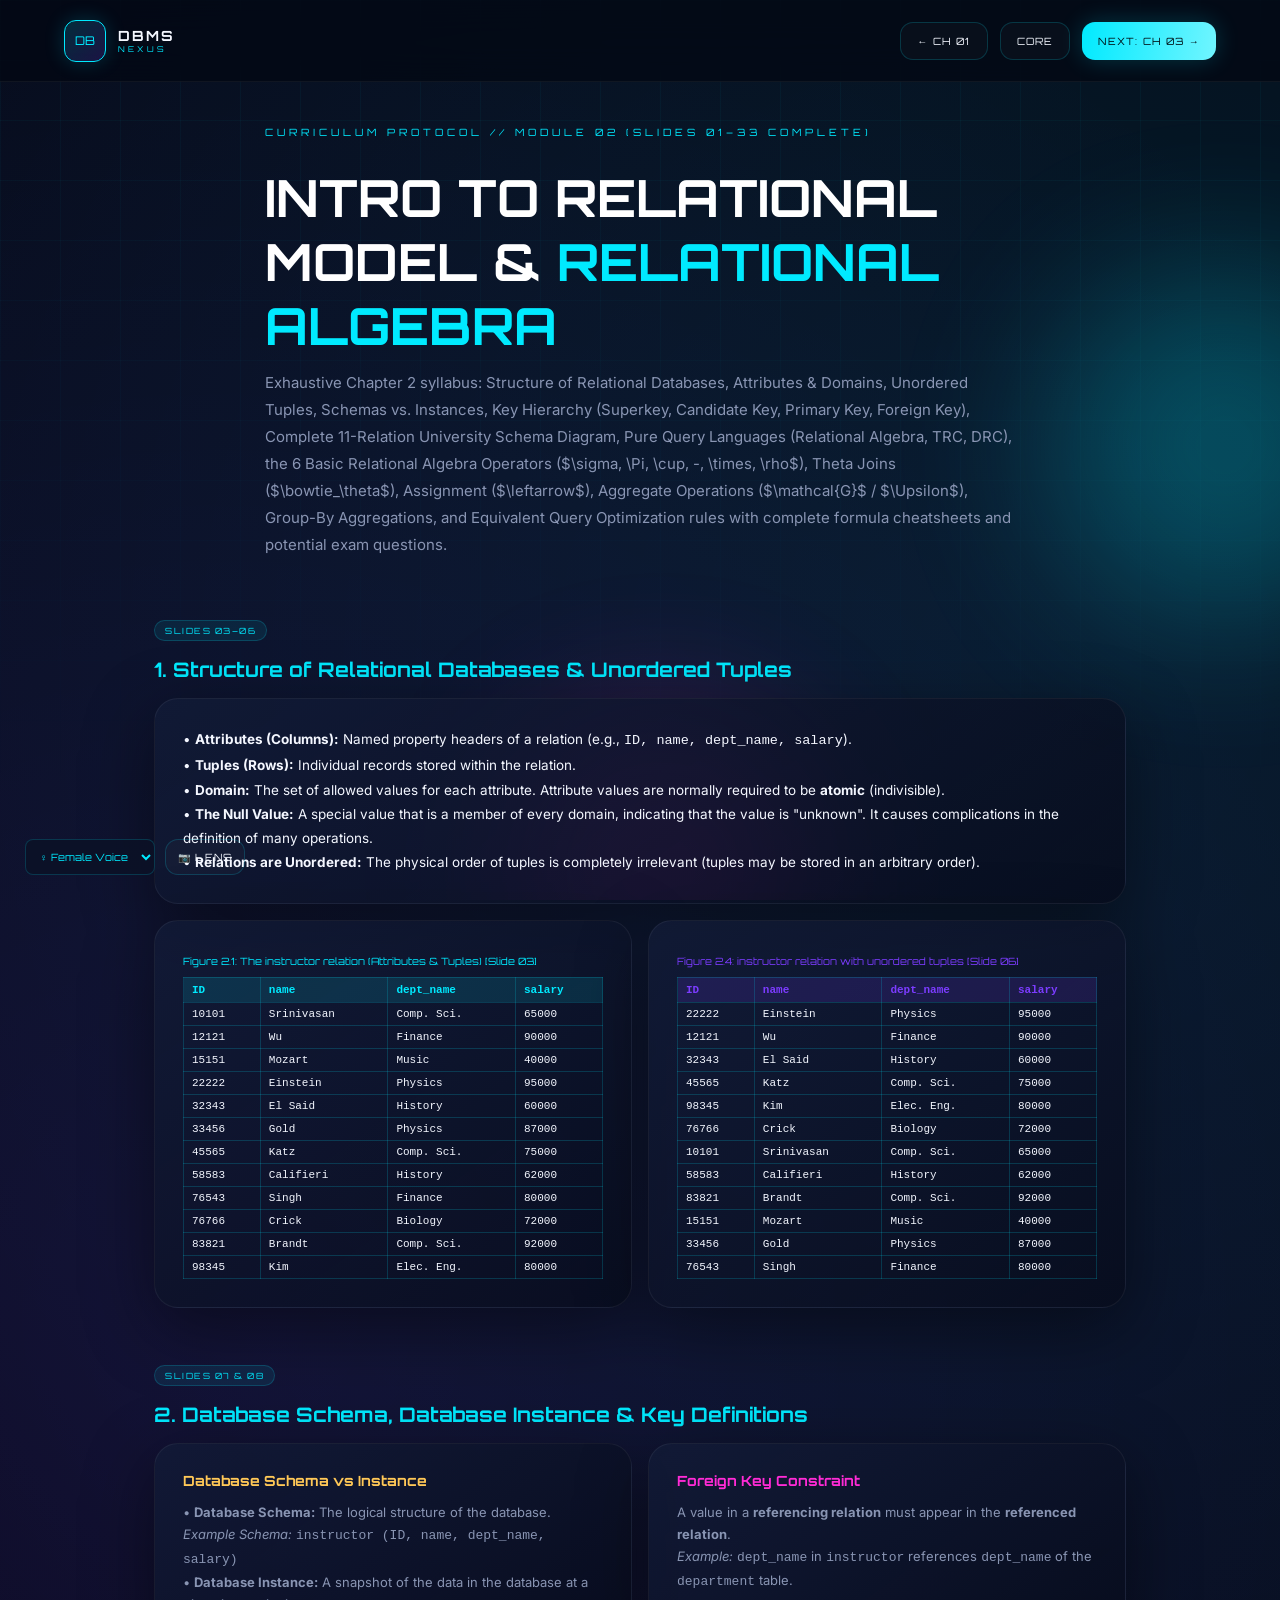
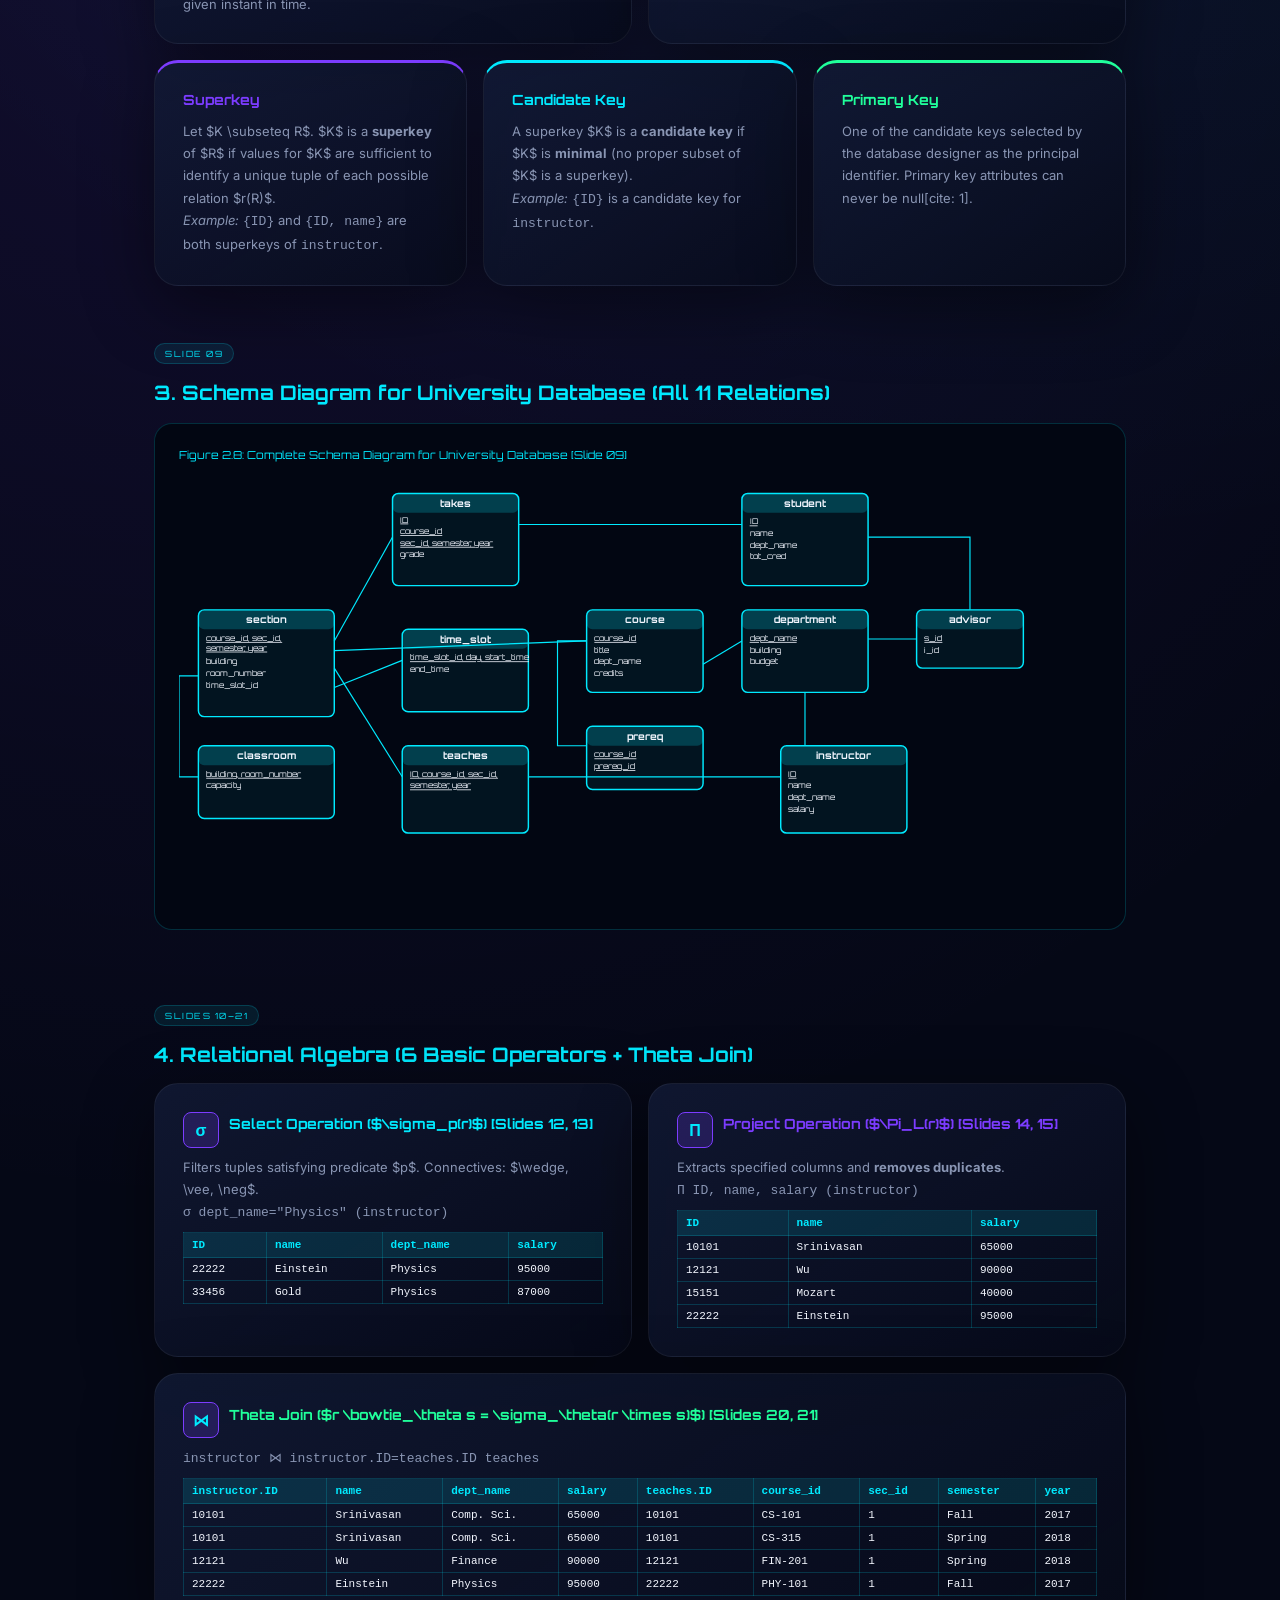
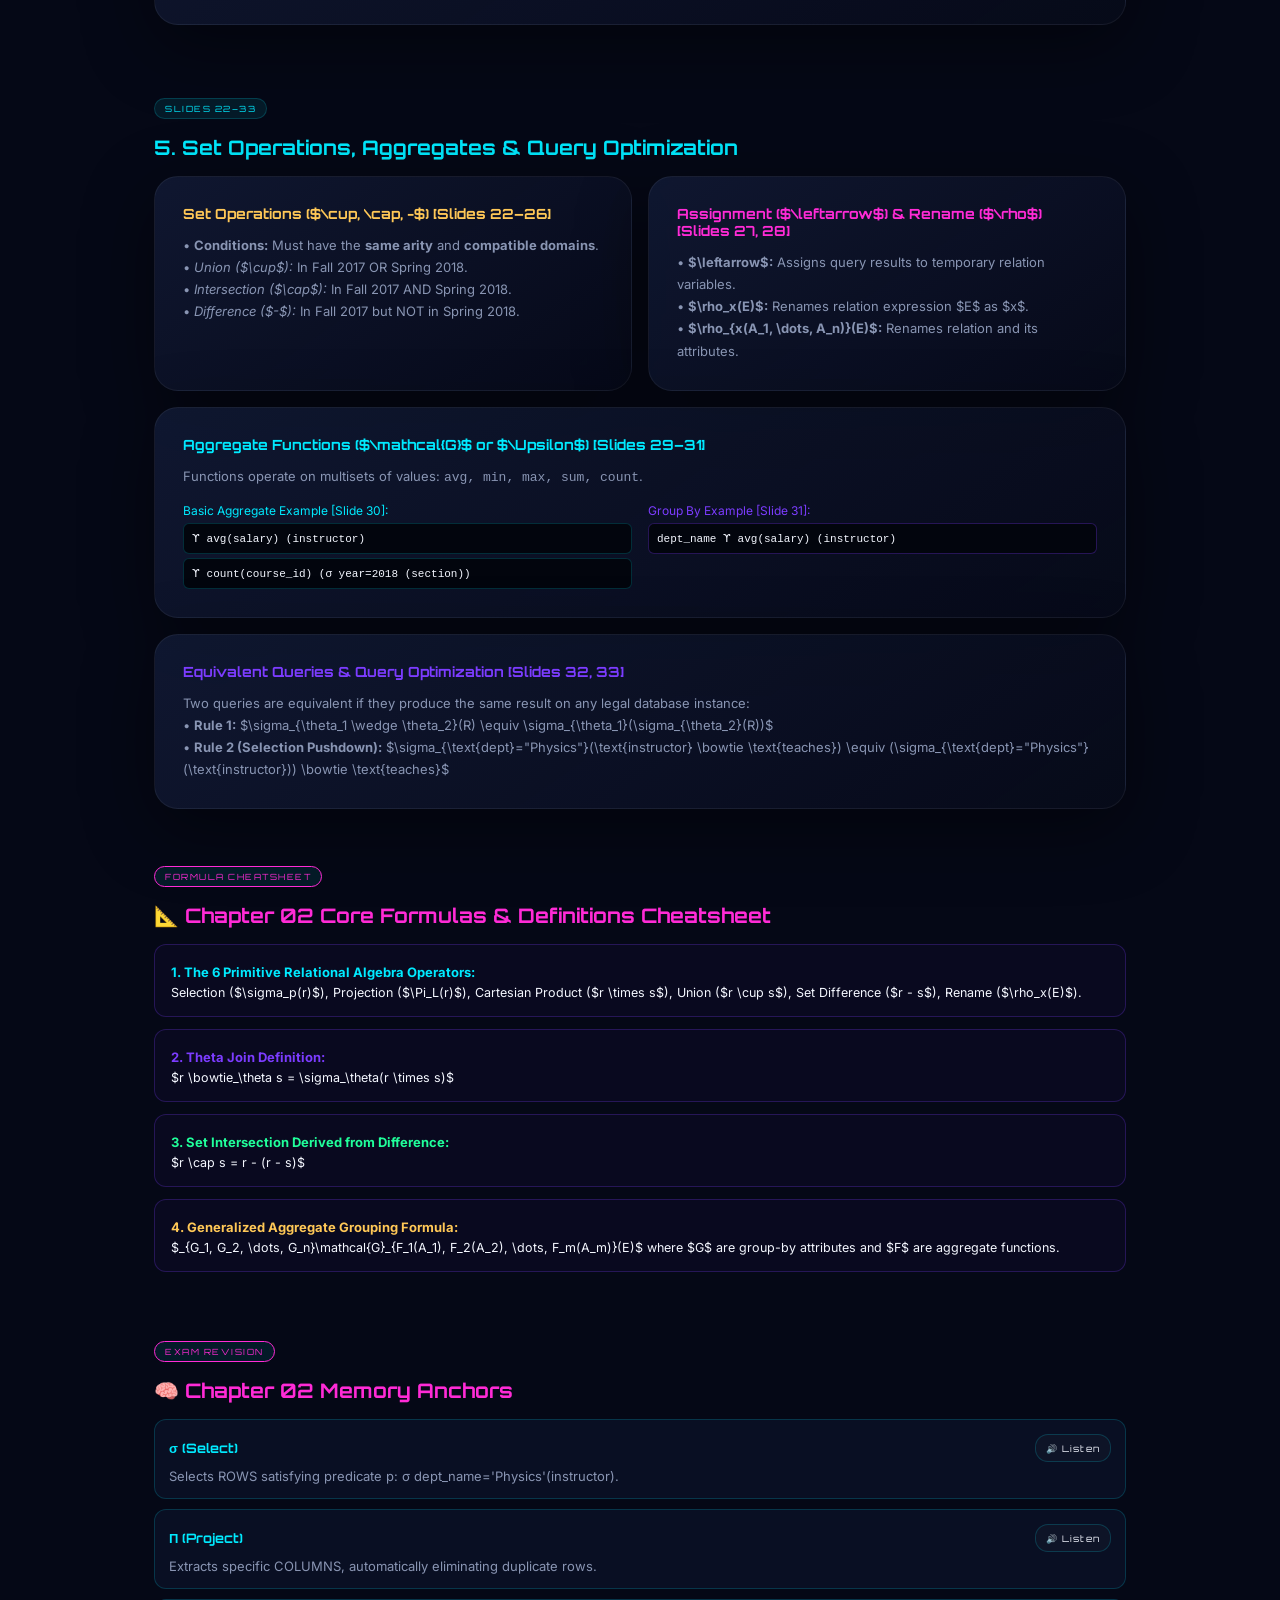
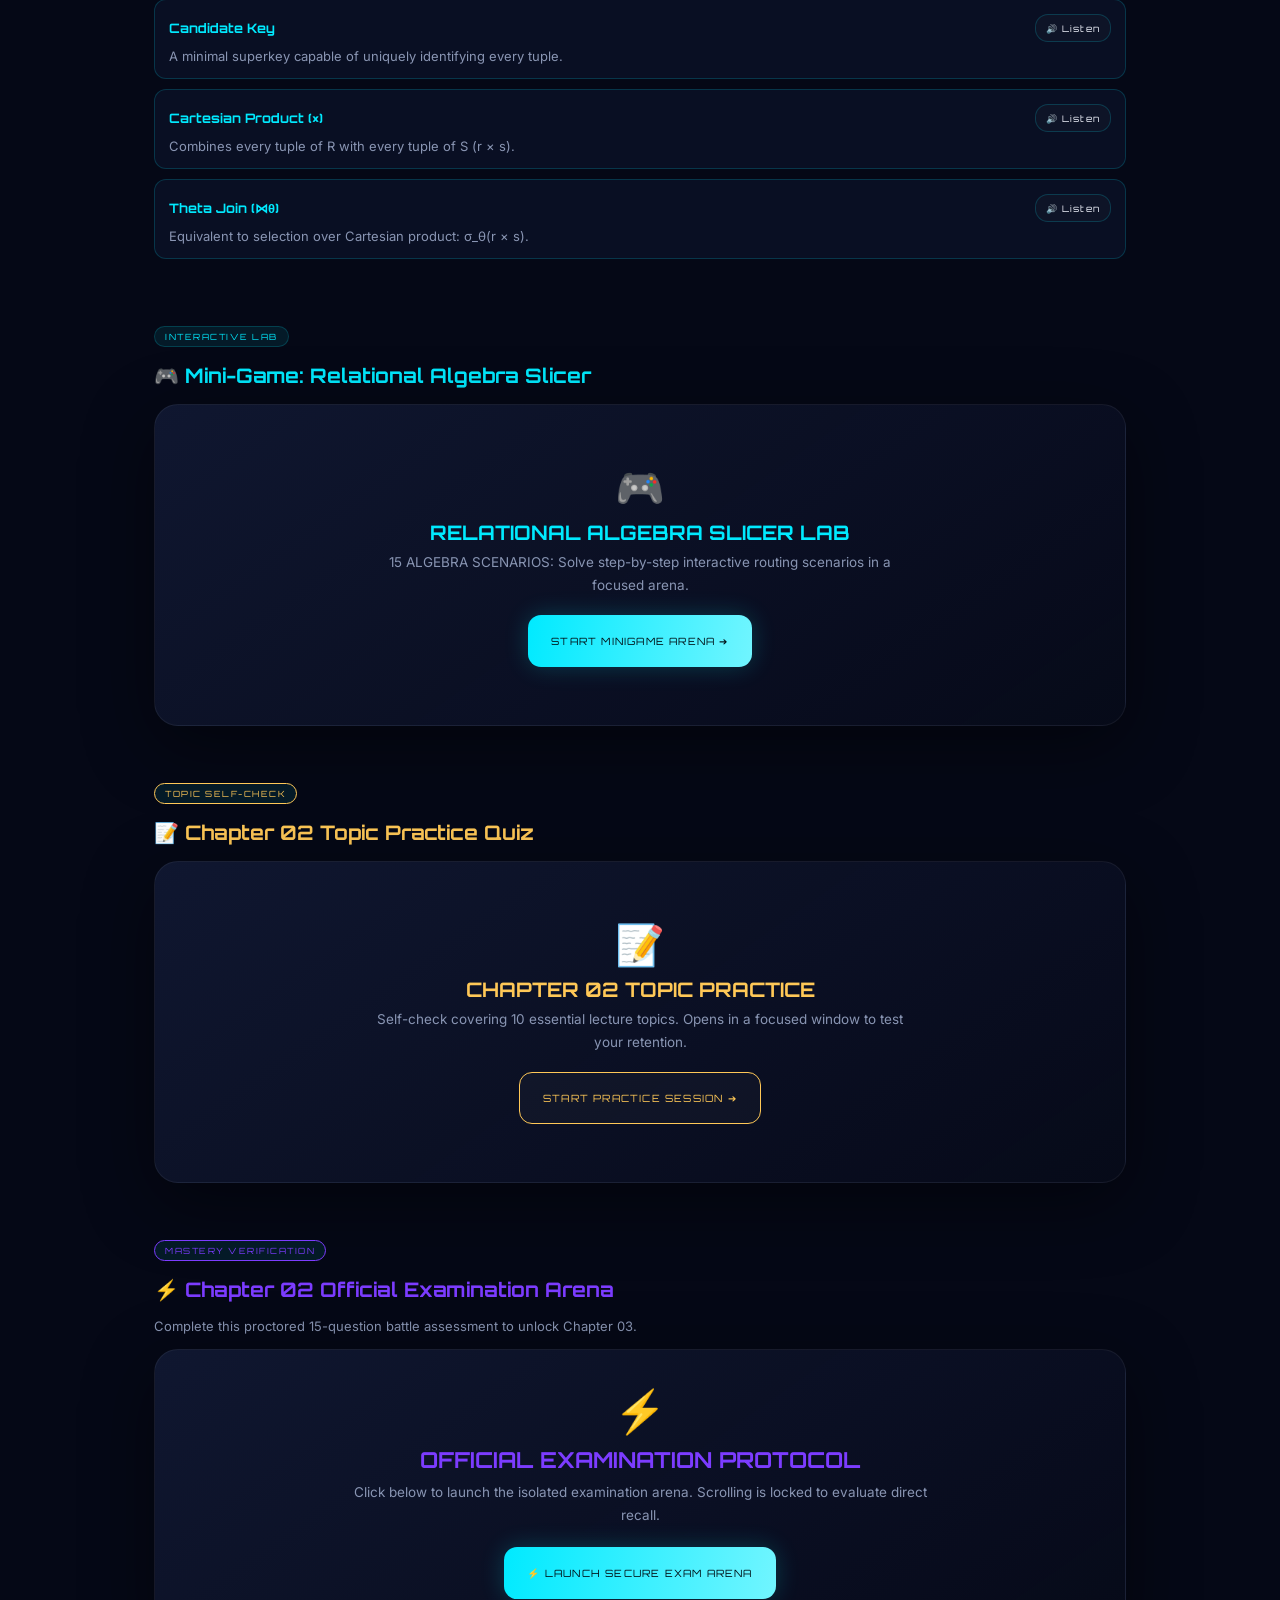
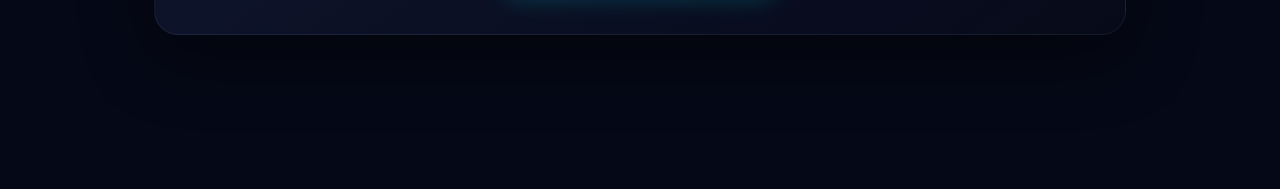
<file: chapter2.html>
<!DOCTYPE html>
<html lang="en">
<head>
    <meta charset="UTF-8">
    <meta name="viewport" content="width=device-width, initial-scale=1.0">
    <title>Chapter 02: Relational Model & Relational Algebra | DBMS NEXUS</title>
    <link rel="preconnect" href="https://fonts.googleapis.com">
    <link rel="preconnect" href="https://fonts.gstatic.com" crossorigin>
    <link href="https://fonts.googleapis.com/css2?family=Orbitron:wght@400;600;700;800&family=Inter:wght@400;500;600;700&display=swap" rel="stylesheet">
    <link rel="stylesheet" href="style.css">
    <style>
        .diagram-container {
            background: #020612;
            border: 1px solid var(--border);
            border-radius: 18px;
            padding: 24px;
            margin: 18px 0;
            overflow-x: auto;
        }
        .diagram-container svg text {
            font-family: var(--font-tech), sans-serif;
            fill: var(--text);
        }
        .topic-pill {
            display: inline-block;
            padding: 4px 10px;
            border-radius: 50px;
            background: rgba(0, 234, 255, 0.08);
            border: 1px solid var(--border);
            color: var(--primary);
            font-family: var(--font-tech);
            font-size: 8.5px;
            letter-spacing: 1.5px;
            margin-bottom: 8px;
        }
        .algebra-badge {
            display: inline-flex;
            align-items: center;
            justify-content: center;
            width: 36px;
            height: 36px;
            border-radius: 8px;
            background: rgba(124, 60, 255, 0.2);
            border: 1px solid var(--secondary);
            color: var(--primary);
            font-family: var(--font-tech);
            font-size: 16px;
            font-weight: 800;
            margin-right: 10px;
        }
        .data-table {
            width: 100%;
            border-collapse: collapse;
            font-size: 11px;
            font-family: monospace;
            border: 1px solid var(--border);
            margin-top: 8px;
        }
        .data-table th {
            background: rgba(0, 234, 255, 0.12);
            color: var(--primary);
            border: 1px solid var(--border);
            padding: 6px 8px;
            text-align: left;
        }
        .data-table td {
            border: 1px solid var(--border);
            padding: 5px 8px;
            color: var(--text);
        }
        .formula-card {
            background: rgba(124, 60, 255, 0.04);
            border: 1px solid rgba(124, 60, 255, 0.25);
            border-radius: 12px;
            padding: 16px;
            margin-bottom: 12px;
        }
    </style>
</head>
<body data-chapter-id="2">

    <div class="background-effects">
        <div class="grid-background"></div>
        <div class="orb orb-two"></div>
        <div class="orb orb-three"></div>
    </div>

    <header class="navbar">
        <a href="index.html" class="brand">
            <div class="brand-logo"><span>DB</span></div>
            <div class="brand-text"><strong>DBMS</strong><span>NEXUS</span></div>
        </a>
        <div style="display: flex; gap: 12px; align-items: center;">
            <a href="chapter1.html" class="secondary-button" style="min-height: 38px; padding: 0 16px;">← CH 01</a>
            <a href="index.html" class="secondary-button" style="min-height: 38px; padding: 0 16px;">CORE</a>
            <a href="chapter3.html" class="primary-button" style="min-height: 38px; padding: 0 16px;">NEXT: CH 03 →</a>
        </div>
    </header>

    <main style="max-width: 1100px; margin: 120px auto 80px; padding: 0 5%;" class="chapter-hero">
        
        <div class="section-heading" style="text-align: left; margin-bottom: 40px;">
            <span class="section-label">CURRICULUM PROTOCOL // MODULE 02 (SLIDES 01–33 COMPLETE)</span>
            <h1 style="font-family: var(--font-tech); font-size: clamp(30px, 4vw, 52px); margin: 12px 0; color: #fff;">
                INTRO TO RELATIONAL MODEL &amp; <strong style="color: var(--primary);">RELATIONAL ALGEBRA</strong>
            </h1>
            <p style="color: var(--muted); font-size: 15px; max-width: 850px; line-height: 1.8;">
                Exhaustive Chapter 2 syllabus: Structure of Relational Databases, Attributes &amp; Domains, Unordered Tuples, Schemas vs. Instances, Key Hierarchy (Superkey, Candidate Key, Primary Key, Foreign Key), Complete 11-Relation University Schema Diagram, Pure Query Languages (Relational Algebra, TRC, DRC), the 6 Basic Relational Algebra Operators ($\sigma, \Pi, \cup, -, \times, \rho$), Theta Joins ($\bowtie_\theta$), Assignment ($\leftarrow$), Aggregate Operations ($\mathcal{G}$ / $\Upsilon$), Group-By Aggregations, and Equivalent Query Optimization rules with complete formula cheatsheets and potential exam questions.
            </p>
        </div>

        <!-- SECTION 1: RELATIONAL STRUCTURE -->
        <section style="padding: 20px 0 35px;">
            <span class="topic-pill">SLIDES 03–06</span>
            <h2 style="font-family: var(--font-tech); font-size: 20px; margin: 8px 0 16px; color: var(--primary);">
                1. Structure of Relational Databases &amp; Unordered Tuples
            </h2>
            <div class="feature-card" style="margin-bottom: 16px;">
                <p style="font-size: 13.5px; color: var(--text); line-height: 1.8;">
                    • <b>Attributes (Columns):</b> Named property headers of a relation (e.g., <code>ID, name, dept_name, salary</code>).<br>
                    • <b>Tuples (Rows):</b> Individual records stored within the relation.<br>
                    • <b>Domain:</b> The set of allowed values for each attribute. Attribute values are normally required to be <b>atomic</b> (indivisible).<br>
                    • <b>The Null Value:</b> A special value that is a member of every domain, indicating that the value is "unknown". It causes complications in the definition of many operations.<br>
                    • <b>Relations are Unordered:</b> The physical order of tuples is completely irrelevant (tuples may be stored in an arbitrary order).
                </p>
            </div>

            <div style="display: grid; grid-template-columns: 1fr 1fr; gap: 16px;">
                <div class="feature-card">
                    <span style="font-family: var(--font-tech); font-size: 10px; color: var(--primary);">Figure 2.1: The instructor relation (Attributes &amp; Tuples) [Slide 03]</span>
                    <table class="data-table">
                        <tr><th>ID</th><th>name</th><th>dept_name</th><th>salary</th></tr>
                        <tr><td>10101</td><td>Srinivasan</td><td>Comp. Sci.</td><td>65000</td></tr>
                        <tr><td>12121</td><td>Wu</td><td>Finance</td><td>90000</td></tr>
                        <tr><td>15151</td><td>Mozart</td><td>Music</td><td>40000</td></tr>
                        <tr><td>22222</td><td>Einstein</td><td>Physics</td><td>95000</td></tr>
                        <tr><td>32343</td><td>El Said</td><td>History</td><td>60000</td></tr>
                        <tr><td>33456</td><td>Gold</td><td>Physics</td><td>87000</td></tr>
                        <tr><td>45565</td><td>Katz</td><td>Comp. Sci.</td><td>75000</td></tr>
                        <tr><td>58583</td><td>Califieri</td><td>History</td><td>62000</td></tr>
                        <tr><td>76543</td><td>Singh</td><td>Finance</td><td>80000</td></tr>
                        <tr><td>76766</td><td>Crick</td><td>Biology</td><td>72000</td></tr>
                        <tr><td>83821</td><td>Brandt</td><td>Comp. Sci.</td><td>92000</td></tr>
                        <tr><td>98345</td><td>Kim</td><td>Elec. Eng.</td><td>80000</td></tr>
                    </table>
                </div>

                <div class="feature-card">
                    <span style="font-family: var(--font-tech); font-size: 10px; color: var(--secondary);">Figure 2.4: instructor relation with unordered tuples [Slide 06]</span>
                    <table class="data-table">
                        <tr><th style="background: rgba(124, 60, 255, 0.15); color: var(--secondary);">ID</th><th style="background: rgba(124, 60, 255, 0.15); color: var(--secondary);">name</th><th style="background: rgba(124, 60, 255, 0.15); color: var(--secondary);">dept_name</th><th style="background: rgba(124, 60, 255, 0.15); color: var(--secondary);">salary</th></tr>
                        <tr><td>22222</td><td>Einstein</td><td>Physics</td><td>95000</td></tr>
                        <tr><td>12121</td><td>Wu</td><td>Finance</td><td>90000</td></tr>
                        <tr><td>32343</td><td>El Said</td><td>History</td><td>60000</td></tr>
                        <tr><td>45565</td><td>Katz</td><td>Comp. Sci.</td><td>75000</td></tr>
                        <tr><td>98345</td><td>Kim</td><td>Elec. Eng.</td><td>80000</td></tr>
                        <tr><td>76766</td><td>Crick</td><td>Biology</td><td>72000</td></tr>
                        <tr><td>10101</td><td>Srinivasan</td><td>Comp. Sci.</td><td>65000</td></tr>
                        <tr><td>58583</td><td>Califieri</td><td>History</td><td>62000</td></tr>
                        <tr><td>83821</td><td>Brandt</td><td>Comp. Sci.</td><td>92000</td></tr>
                        <tr><td>15151</td><td>Mozart</td><td>Music</td><td>40000</td></tr>
                        <tr><td>33456</td><td>Gold</td><td>Physics</td><td>87000</td></tr>
                        <tr><td>76543</td><td>Singh</td><td>Finance</td><td>80000</td></tr>
                    </table>
                </div>
            </div>
        </section>

        <!-- SECTION 2: KEYS & SCHEMAS -->
        <section style="padding: 20px 0 35px;">
            <span class="topic-pill">SLIDES 07 &amp; 08</span>
            <h2 style="font-family: var(--font-tech); font-size: 20px; margin: 8px 0 16px; color: var(--primary);">
                2. Database Schema, Database Instance &amp; Key Definitions
            </h2>
            <div style="display: grid; grid-template-columns: 1fr 1fr; gap: 16px; margin-bottom: 16px;">
                <div class="feature-card">
                    <h3 style="color: var(--warning); font-size: 14px;">Database Schema vs Instance</h3>
                    <p style="font-size: 13px; color: var(--muted); margin-top: 6px; line-height: 1.7;">
                        • <b>Database Schema:</b> The logical structure of the database.<br>
                        <i>Example Schema:</i> <code>instructor (ID, name, dept_name, salary)</code><br>
                        • <b>Database Instance:</b> A snapshot of the data in the database at a given instant in time.
                    </p>
                </div>
                <div class="feature-card">
                    <h3 style="color: var(--accent); font-size: 14px;">Foreign Key Constraint</h3>
                    <p style="font-size: 13px; color: var(--muted); margin-top: 6px; line-height: 1.7;">
                        A value in a <b>referencing relation</b> must appear in the <b>referenced relation</b>.<br>
                        <i>Example:</i> <code>dept_name</code> in <code>instructor</code> references <code>dept_name</code> of the <code>department</code> table.
                    </p>
                </div>
            </div>

            <div style="display: grid; grid-template-columns: repeat(auto-fit, minmax(250px, 1fr)); gap: 16px;">
                <div class="feature-card" style="border-top: 3px solid var(--secondary);">
                    <h3 style="color: var(--secondary); font-size: 14px;">Superkey</h3>
                    <p style="font-size: 13px; color: var(--muted); margin-top: 6px;">
                        Let $K \subseteq R$. $K$ is a <b>superkey</b> of $R$ if values for $K$ are sufficient to identify a unique tuple of each possible relation $r(R)$.<br>
                        <i>Example:</i> <code>{ID}</code> and <code>{ID, name}</code> are both superkeys of <code>instructor</code>.
                    </p>
                </div>
                <div class="feature-card" style="border-top: 3px solid var(--primary);">
                    <h3 style="color: var(--primary); font-size: 14px;">Candidate Key</h3>
                    <p style="font-size: 13px; color: var(--muted); margin-top: 6px;">
                        A superkey $K$ is a <b>candidate key</b> if $K$ is <b>minimal</b> (no proper subset of $K$ is a superkey).<br>
                        <i>Example:</i> <code>{ID}</code> is a candidate key for <code>instructor</code>.
                    </p>
                </div>
                <div class="feature-card" style="border-top: 3px solid var(--success);">
                    <h3 style="color: var(--success); font-size: 14px;">Primary Key</h3>
                    <p style="font-size: 13px; color: var(--muted); margin-top: 6px;">
                        One of the candidate keys selected by the database designer as the principal identifier. Primary key attributes can never be null[cite: 1].
                    </p>
                </div>
            </div>
        </section>

        <!-- SECTION 3: SCHEMA DIAGRAM -->
        <section style="padding: 20px 0 35px;">
            <span class="topic-pill">SLIDE 09</span>
            <h2 style="font-family: var(--font-tech); font-size: 20px; margin: 8px 0 16px; color: var(--primary);">
                3. Schema Diagram for University Database (All 11 Relations)
            </h2>
            <div class="diagram-container">
                <span style="font-family: var(--font-tech); font-size: 11px; color: var(--primary); display: block; margin-bottom: 12px;">
                    Figure 2.8: Complete Schema Diagram for University Database [Slide 09]
                </span>
                
                <svg viewBox="0 0 950 440" style="width: 100%; min-width: 800px; height: auto;">
                    <rect x="220" y="20" width="130" height="95" rx="6" fill="rgba(0,234,255,0.06)" stroke="#00eaff" stroke-width="1.5"/>
                    <rect x="220" y="20" width="130" height="20" rx="6" fill="rgba(0,234,255,0.2)"/>
                    <text x="285" y="34" font-size="10" text-anchor="middle" font-weight="bold">takes</text>
                    <text x="228" y="50" font-size="8" text-decoration="underline">ID</text>
                    <text x="228" y="62" font-size="8" text-decoration="underline">course_id</text>
                    <text x="228" y="74" font-size="8" text-decoration="underline">sec_id, semester, year</text>
                    <text x="228" y="86" font-size="8">grade</text>

                    <rect x="580" y="20" width="130" height="95" rx="6" fill="rgba(0,234,255,0.06)" stroke="#00eaff" stroke-width="1.5"/>
                    <rect x="580" y="20" width="130" height="20" rx="6" fill="rgba(0,234,255,0.2)"/>
                    <text x="645" y="34" font-size="10" text-anchor="middle" font-weight="bold">student</text>
                    <text x="588" y="52" font-size="8" text-decoration="underline">ID</text>
                    <text x="588" y="64" font-size="8">name</text>
                    <text x="588" y="76" font-size="8">dept_name</text>
                    <text x="588" y="88" font-size="8">tot_cred</text>

                    <rect x="760" y="140" width="110" height="60" rx="6" fill="rgba(0,234,255,0.06)" stroke="#00eaff" stroke-width="1.5"/>
                    <rect x="760" y="140" width="110" height="20" rx="6" fill="rgba(0,234,255,0.2)"/>
                    <text x="815" y="154" font-size="10" text-anchor="middle" font-weight="bold">advisor</text>
                    <text x="768" y="172" font-size="8" text-decoration="underline">s_id</text>
                    <text x="768" y="184" font-size="8">i_id</text>

                    <rect x="20" y="140" width="140" height="110" rx="6" fill="rgba(0,234,255,0.06)" stroke="#00eaff" stroke-width="1.5"/>
                    <rect x="20" y="140" width="140" height="20" rx="6" fill="rgba(0,234,255,0.2)"/>
                    <text x="90" y="154" font-size="10" text-anchor="middle" font-weight="bold">section</text>
                    <text x="28" y="172" font-size="8" text-decoration="underline">course_id, sec_id,</text>
                    <text x="28" y="182" font-size="8" text-decoration="underline">semester, year</text>
                    <text x="28" y="196" font-size="8">building</text>
                    <text x="28" y="208" font-size="8">room_number</text>
                    <text x="28" y="220" font-size="8">time_slot_id</text>

                    <rect x="420" y="140" width="120" height="85" rx="6" fill="rgba(0,234,255,0.06)" stroke="#00eaff" stroke-width="1.5"/>
                    <rect x="420" y="140" width="120" height="20" rx="6" fill="rgba(0,234,255,0.2)"/>
                    <text x="480" y="154" font-size="10" text-anchor="middle" font-weight="bold">course</text>
                    <text x="428" y="172" font-size="8" text-decoration="underline">course_id</text>
                    <text x="428" y="184" font-size="8">title</text>
                    <text x="428" y="196" font-size="8">dept_name</text>
                    <text x="428" y="208" font-size="8">credits</text>

                    <rect x="580" y="140" width="130" height="85" rx="6" fill="rgba(0,234,255,0.06)" stroke="#00eaff" stroke-width="1.5"/>
                    <rect x="580" y="140" width="130" height="20" rx="6" fill="rgba(0,234,255,0.2)"/>
                    <text x="645" y="154" font-size="10" text-anchor="middle" font-weight="bold">department</text>
                    <text x="588" y="172" font-size="8" text-decoration="underline">dept_name</text>
                    <text x="588" y="184" font-size="8">building</text>
                    <text x="588" y="196" font-size="8">budget</text>

                    <rect x="420" y="260" width="120" height="65" rx="6" fill="rgba(0,234,255,0.06)" stroke="#00eaff" stroke-width="1.5"/>
                    <rect x="420" y="260" width="120" height="20" rx="6" fill="rgba(0,234,255,0.2)"/>
                    <text x="480" y="274" font-size="10" text-anchor="middle" font-weight="bold">prereq</text>
                    <text x="428" y="292" font-size="8" text-decoration="underline">course_id</text>
                    <text x="428" y="304" font-size="8" text-decoration="underline">prereq_id</text>

                    <rect x="620" y="280" width="130" height="90" rx="6" fill="rgba(0,234,255,0.06)" stroke="#00eaff" stroke-width="1.5"/>
                    <rect x="620" y="280" width="130" height="20" rx="6" fill="rgba(0,234,255,0.2)"/>
                    <text x="685" y="294" font-size="10" text-anchor="middle" font-weight="bold">instructor</text>
                    <text x="628" y="312" font-size="8" text-decoration="underline">ID</text>
                    <text x="628" y="324" font-size="8">name</text>
                    <text x="628" y="336" font-size="8">dept_name</text>
                    <text x="628" y="348" font-size="8">salary</text>

                    <rect x="230" y="280" width="130" height="90" rx="6" fill="rgba(0,234,255,0.06)" stroke="#00eaff" stroke-width="1.5"/>
                    <rect x="230" y="280" width="130" height="20" rx="6" fill="rgba(0,234,255,0.2)"/>
                    <text x="295" y="294" font-size="10" text-anchor="middle" font-weight="bold">teaches</text>
                    <text x="238" y="312" font-size="8" text-decoration="underline">ID, course_id, sec_id,</text>
                    <text x="238" y="324" font-size="8" text-decoration="underline">semester, year</text>

                    <rect x="20" y="280" width="140" height="75" rx="6" fill="rgba(0,234,255,0.06)" stroke="#00eaff" stroke-width="1.5"/>
                    <rect x="20" y="280" width="140" height="20" rx="6" fill="rgba(0,234,255,0.2)"/>
                    <text x="90" y="294" font-size="10" text-anchor="middle" font-weight="bold">classroom</text>
                    <text x="28" y="312" font-size="8" text-decoration="underline">building, room_number</text>
                    <text x="28" y="324" font-size="8">capacity</text>

                    <rect x="230" y="160" width="130" height="85" rx="6" fill="rgba(0,234,255,0.06)" stroke="#00eaff" stroke-width="1.5"/>
                    <rect x="230" y="160" width="130" height="20" rx="6" fill="rgba(0,234,255,0.2)"/>
                    <text x="295" y="174" font-size="10" text-anchor="middle" font-weight="bold">time_slot</text>
                    <text x="238" y="192" font-size="8" text-decoration="underline">time_slot_id, day, start_time</text>
                    <text x="238" y="204" font-size="8">end_time</text>

                    <path d="M 580 52 L 350 52" stroke="#00eaff" stroke-width="1.2" fill="none"/>
                    <path d="M 220 65 L 160 172" stroke="#00eaff" stroke-width="1.2" fill="none"/>
                    <path d="M 160 182 L 420 172" stroke="#00eaff" stroke-width="1.2" fill="none"/>
                    <path d="M 540 196 L 580 172" stroke="#00eaff" stroke-width="1.2" fill="none"/>
                    <path d="M 645 280 L 645 225" stroke="#00eaff" stroke-width="1.2" fill="none"/>
                    <path d="M 230 312 L 160 200" stroke="#00eaff" stroke-width="1.2" fill="none"/>
                    <path d="M 360 312 L 620 312" stroke="#00eaff" stroke-width="1.2" fill="none"/>
                    <path d="M 760 170 L 710 170" stroke="#00eaff" stroke-width="1.2" fill="none"/>
                    <path d="M 815 140 L 815 65 L 710 65" stroke="#00eaff" stroke-width="1.2" fill="none"/>
                    <path d="M 420 280 L 390 280 L 390 172 L 420 172" stroke="#00eaff" stroke-width="1.2" fill="none"/>
                    <path d="M 20 208 L 0 208 L 0 312 L 20 312" stroke="#00eaff" stroke-width="1.2" fill="none"/>
                    <path d="M 160 220 L 230 192" stroke="#00eaff" stroke-width="1.2" fill="none"/>
                </svg>
            </div>
        </section>

        <!-- SECTION 4: 6 RELATIONAL OPERATORS -->
        <section style="padding: 20px 0 35px;">
            <span class="topic-pill">SLIDES 10–21</span>
            <h2 style="font-family: var(--font-tech); font-size: 20px; margin: 8px 0 16px; color: var(--primary);">
                4. Relational Algebra (6 Basic Operators + Theta Join)
            </h2>
            
            <div style="display: grid; grid-template-columns: 1fr 1fr; gap: 16px; margin-bottom: 16px;">
                <!-- Select -->
                <div class="feature-card">
                    <div style="display: flex; align-items: center; margin-bottom: 8px;">
                        <span class="algebra-badge">σ</span>
                        <h3 style="color: var(--primary); font-size: 14px;">Select Operation ($\sigma_p(r)$) [Slides 12, 13]</h3>
                    </div>
                    <p style="font-size: 13px; color: var(--muted);">
                        Filters tuples satisfying predicate $p$. Connectives: $\wedge, \vee, \neg$.<br>
                        <code>σ dept_name="Physics" (instructor)</code>
                    </p>
                    <table class="data-table">
                        <tr><th>ID</th><th>name</th><th>dept_name</th><th>salary</th></tr>
                        <tr><td>22222</td><td>Einstein</td><td>Physics</td><td>95000</td></tr>
                        <tr><td>33456</td><td>Gold</td><td>Physics</td><td>87000</td></tr>
                    </table>
                </div>

                <!-- Project -->
                <div class="feature-card">
                    <div style="display: flex; align-items: center; margin-bottom: 8px;">
                        <span class="algebra-badge">Π</span>
                        <h3 style="color: var(--secondary); font-size: 14px;">Project Operation ($\Pi_L(r)$) [Slides 14, 15]</h3>
                    </div>
                    <p style="font-size: 13px; color: var(--muted);">
                        Extracts specified columns and <b>removes duplicates</b>.<br>
                        <code>Π ID, name, salary (instructor)</code>
                    </p>
                    <table class="data-table">
                        <tr><th>ID</th><th>name</th><th>salary</th></tr>
                        <tr><td>10101</td><td>Srinivasan</td><td>65000</td></tr>
                        <tr><td>12121</td><td>Wu</td><td>90000</td></tr>
                        <tr><td>15151</td><td>Mozart</td><td>40000</td></tr>
                        <tr><td>22222</td><td>Einstein</td><td>95000</td></tr>
                    </table>
                </div>
            </div>

            <!-- Join Table -->
            <div class="feature-card" style="margin-bottom: 16px;">
                <div style="display: flex; align-items: center; margin-bottom: 8px;">
                    <span class="algebra-badge">⋈</span>
                    <h3 style="color: var(--success); font-size: 14px;">Theta Join ($r \bowtie_\theta s = \sigma_\theta(r \times s)$) [Slides 20, 21]</h3>
                </div>
                <p style="font-size: 13px; color: var(--muted);">
                    <code>instructor ⋈ instructor.ID=teaches.ID teaches</code>
                </p>
                <div style="overflow-x: auto;">
                    <table class="data-table">
                        <tr>
                            <th>instructor.ID</th><th>name</th><th>dept_name</th><th>salary</th>
                            <th>teaches.ID</th><th>course_id</th><th>sec_id</th><th>semester</th><th>year</th>
                        </tr>
                        <tr><td>10101</td><td>Srinivasan</td><td>Comp. Sci.</td><td>65000</td><td>10101</td><td>CS-101</td><td>1</td><td>Fall</td><td>2017</td></tr>
                        <tr><td>10101</td><td>Srinivasan</td><td>Comp. Sci.</td><td>65000</td><td>10101</td><td>CS-315</td><td>1</td><td>Spring</td><td>2018</td></tr>
                        <tr><td>12121</td><td>Wu</td><td>Finance</td><td>90000</td><td>12121</td><td>FIN-201</td><td>1</td><td>Spring</td><td>2018</td></tr>
                        <tr><td>22222</td><td>Einstein</td><td>Physics</td><td>95000</td><td>22222</td><td>PHY-101</td><td>1</td><td>Fall</td><td>2017</td></tr>
                    </table>
                </div>
            </div>
        </section>

        <!-- SECTION 5: SET OPERATIONS, ASSIGNMENT & AGGREGATES -->
        <section style="padding: 20px 0 35px;">
            <span class="topic-pill">SLIDES 22–33</span>
            <h2 style="font-family: var(--font-tech); font-size: 20px; margin: 8px 0 16px; color: var(--primary);">
                5. Set Operations, Aggregates &amp; Query Optimization
            </h2>
            
            <div style="display: grid; grid-template-columns: 1fr 1fr; gap: 16px; margin-bottom: 16px;">
                <div class="feature-card">
                    <h3 style="color: var(--warning); font-size: 14px;">Set Operations ($\cup, \cap, -$) [Slides 22–26]</h3>
                    <p style="font-size: 13px; color: var(--muted); margin-top: 6px;">
                        • <b>Conditions:</b> Must have the <b>same arity</b> and <b>compatible domains</b>.<br>
                        • <i>Union ($\cup$):</i> In Fall 2017 OR Spring 2018.<br>
                        • <i>Intersection ($\cap$):</i> In Fall 2017 AND Spring 2018.<br>
                        • <i>Difference ($-$):</i> In Fall 2017 but NOT in Spring 2018.
                    </p>
                </div>

                <div class="feature-card">
                    <h3 style="color: var(--accent); font-size: 14px;">Assignment ($\leftarrow$) &amp; Rename ($\rho$) [Slides 27, 28]</h3>
                    <p style="font-size: 13px; color: var(--muted); margin-top: 6px;">
                        • <b>$\leftarrow$:</b> Assigns query results to temporary relation variables.<br>
                        • <b>$\rho_x(E)$:</b> Renames relation expression $E$ as $x$.<br>
                        • <b>$\rho_{x(A_1, \dots, A_n)}(E)$:</b> Renames relation and its attributes.
                    </p>
                </div>
            </div>

            <!-- Aggregates and Group By (Slides 29, 30, 31) -->
            <div class="feature-card" style="margin-bottom: 16px;">
                <h3 style="color: var(--primary); font-size: 14px;">Aggregate Functions ($\mathcal{G}$ or $\Upsilon$) [Slides 29–31]</h3>
                <p style="font-size: 13px; color: var(--muted); margin: 6px 0 10px;">
                    Functions operate on multisets of values: <code>avg, min, max, sum, count</code>.
                </p>
                <div style="display: grid; grid-template-columns: 1fr 1fr; gap: 16px;">
                    <div>
                        <span style="font-size: 12px; color: var(--primary);">Basic Aggregate Example [Slide 30]:</span>
                        <code style="display:block; background:#02050d; padding:8px; border-radius:6px; margin-top:4px; font-size:11px; border:1px solid var(--border);">
                            ϒ avg(salary) (instructor)
                        </code>
                        <code style="display:block; background:#02050d; padding:8px; border-radius:6px; margin-top:4px; font-size:11px; border:1px solid var(--border);">
                            ϒ count(course_id) (σ year=2018 (section))
                        </code>
                    </div>
                    <div>
                        <span style="font-size: 12px; color: var(--secondary);">Group By Example [Slide 31]:</span>
                        <code style="display:block; background:#02050d; padding:8px; border-radius:6px; margin-top:4px; font-size:11px; border:1px solid rgba(124,60,255,0.3);">
                            dept_name ϒ avg(salary) (instructor)
                        </code>
                    </div>
                </div>
            </div>

            <!-- Equivalent Queries (Slides 32, 33) -->
            <div class="feature-card">
                <h3 style="color: var(--secondary); font-size: 14px;">Equivalent Queries &amp; Query Optimization [Slides 32, 33]</h3>
                <p style="font-size: 13px; color: var(--muted); margin-top: 6px;">
                    Two queries are equivalent if they produce the same result on any legal database instance:<br>
                    • <b>Rule 1:</b> $\sigma_{\theta_1 \wedge \theta_2}(R) \equiv \sigma_{\theta_1}(\sigma_{\theta_2}(R))$<br>
                    • <b>Rule 2 (Selection Pushdown):</b> $\sigma_{\text{dept}="Physics"}(\text{instructor} \bowtie \text{teaches}) \equiv (\sigma_{\text{dept}="Physics"}(\text{instructor})) \bowtie \text{teaches}$
                </p>
            </div>
        </section>

        <!-- SECTION 6: FORMULA & EQUIVALENCE CHEATSHEET -->
        <section style="padding: 20px 0 35px;">
            <span class="topic-pill" style="border-color: var(--accent); color: var(--accent);">FORMULA CHEATSHEET</span>
            <h2 style="font-family: var(--font-tech); font-size: 20px; margin: 8px 0 16px; color: var(--accent);">
                📐 Chapter 02 Core Formulas &amp; Definitions Cheatsheet
            </h2>
            
            <div class="formula-card">
                <strong style="color: var(--primary); font-size: 13px;">1. The 6 Primitive Relational Algebra Operators:</strong>
                <p style="font-size: 12.5px; color: var(--text); margin-top: 4px;">
                    Selection ($\sigma_p(r)$), Projection ($\Pi_L(r)$), Cartesian Product ($r \times s$), Union ($r \cup s$), Set Difference ($r - s$), Rename ($\rho_x(E)$).
                </p>
            </div>

            <div class="formula-card">
                <strong style="color: var(--secondary); font-size: 13px;">2. Theta Join Definition:</strong>
                <p style="font-size: 12.5px; color: var(--text); margin-top: 4px;">
                    $r \bowtie_\theta s = \sigma_\theta(r \times s)$
                </p>
            </div>

            <div class="formula-card">
                <strong style="color: var(--success); font-size: 13px;">3. Set Intersection Derived from Difference:</strong>
                <p style="font-size: 12.5px; color: var(--text); margin-top: 4px;">
                    $r \cap s = r - (r - s)$
                </p>
            </div>

            <div class="formula-card">
                <strong style="color: var(--warning); font-size: 13px;">4. Generalized Aggregate Grouping Formula:</strong>
                <p style="font-size: 12.5px; color: var(--text); margin-top: 4px;">
                    $_{G_1, G_2, \dots, G_n}\mathcal{G}_{F_1(A_1), F_2(A_2), \dots, F_m(A_m)}(E)$ where $G$ are group-by attributes and $F$ are aggregate functions.
                </p>
            </div>
        </section>

        <!-- SECTION 7: MEMORY ANCHORS -->
        <section style="padding: 20px 0 35px;">
            <span class="topic-pill" style="border-color: var(--accent); color: var(--accent);">EXAM REVISION</span>
            <h2 style="font-family: var(--font-tech); font-size: 20px; margin: 8px 0 16px; color: var(--accent);">
                🧠 Chapter 02 Memory Anchors
            </h2>
            <div id="memoryKeywordsDeck"></div>
        </section>

        <!-- SECTION 8: INTERACTIVE MINIGAME -->
        <section style="padding: 20px 0 35px;">
            <span class="topic-pill">INTERACTIVE LAB</span>
            <h2 style="font-family: var(--font-tech); font-size: 20px; margin: 8px 0 16px; color: var(--primary);">
                🎮 Mini-Game: Relational Algebra Slicer
            </h2>
            <div class="feature-card" id="chapterGameArea"></div>
        </section>

        <!-- SECTION 9: TOPIC PRACTICE QUIZ -->
        <section style="padding: 20px 0 35px;">
            <span class="topic-pill" style="border-color: var(--warning); color: var(--warning);">TOPIC SELF-CHECK</span>
            <h2 style="font-family: var(--font-tech); font-size: 20px; margin: 8px 0 16px; color: var(--warning);">
                📝 Chapter 02 Topic Practice Quiz
            </h2>
            <div class="feature-card" id="practiceQuizArea"></div>
        </section>

        <!-- SECTION 10: OFFICIAL EXAMINATION ARENA -->
        <section style="padding: 20px 0 60px;">
            <span class="topic-pill" style="border-color: var(--secondary); color: var(--secondary);">MASTERY VERIFICATION</span>
            <h2 style="font-family: var(--font-tech); font-size: 20px; margin: 8px 0 16px; color: var(--secondary);">
                ⚡ Chapter 02 Official Examination Arena
            </h2>
            <p style="color: var(--muted); font-size: 13px; margin-bottom: 15px;">
                Complete this proctored 15-question battle assessment to unlock Chapter 03.
            </p>
            <div id="quizArena"></div>
        </section>

    </main>

    <div style="position: fixed; bottom: 25px; left: 25px; display: flex; gap: 10px; z-index: 999;">
        <select onchange="NexusVoice.setGender(this.value)" style="background: var(--panel); color: var(--primary); border: 1px solid var(--border); border-radius: 8px; padding: 6px 10px; font-family: var(--font-tech); font-size: 10px;">
            <option value="female">♀ Female Voice</option>
            <option value="male">♂ Male Voice</option>
        </select>
        <button onclick="document.getElementById('lensModal').classList.add('active')" class="secondary-button" style="min-height: 36px; padding: 0 12px; font-size: 10px;">📷 LENS</button>
    </div>

    <div class="modal-overlay" id="lensModal">
        <div class="lock-modal" style="width: min(550px, 95vw); text-align: left;">
            <button class="modal-close" onclick="document.getElementById('lensModal').classList.remove('active')">×</button>
            <span class="modal-label">NEXUS LENS</span>
            <h2 style="color: var(--primary); font-size: 20px;">📷 OPTICAL SCHEMA EXPLAINER</h2>
            <input type="file" id="lensUpload" accept="image/*" onchange="NexusLens.analyzeImage(this)" style="display: none;">
            <button onclick="document.getElementById('lensUpload').click()" class="primary-button" style="width: 100%; margin: 15px 0;">UPLOAD SCHEMA / SLIDE</button>
            <img id="lensPreviewImg" style="display: none; max-width: 100%; height: 160px; object-fit: contain; border-radius: 8px; margin-bottom: 10px;" />
            <div id="lensResultBox"></div>
        </div>
    </div>

    <div class="modal-overlay unlock-overlay" id="unlockModal">
        <div class="unlock-modal">
            <div class="unlock-energy"></div>
            <div class="unlock-lock">🔒</div>
            <h2 id="unlockTitle">DECRYPTING NEXT PROTOCOL...</h2>
            <div class="unlock-progress-track"><div class="unlock-progress-fill" id="unlockProgress"></div></div>
        </div>
    </div>

    <div class="toast" id="toast"><span id="toastIcon">✓</span><span id="toastMessage"></span></div>

    <script src="js/progress.js"></script>
    <script src="js/voice.js"></script>
    <script src="js/ai.js"></script>
    <script src="js/vision.js"></script>
    <script src="js/chapter.js"></script>
    <script src="js/practice.js"></script>
    <script src="js/quiz.js"></script>
    <script>
        document.addEventListener("DOMContentLoaded", () => {
            initChapter(2);
            initPracticeQuiz(2);
            renderQuiz(2);
        });
    </script>
</body>
</html>
</file>
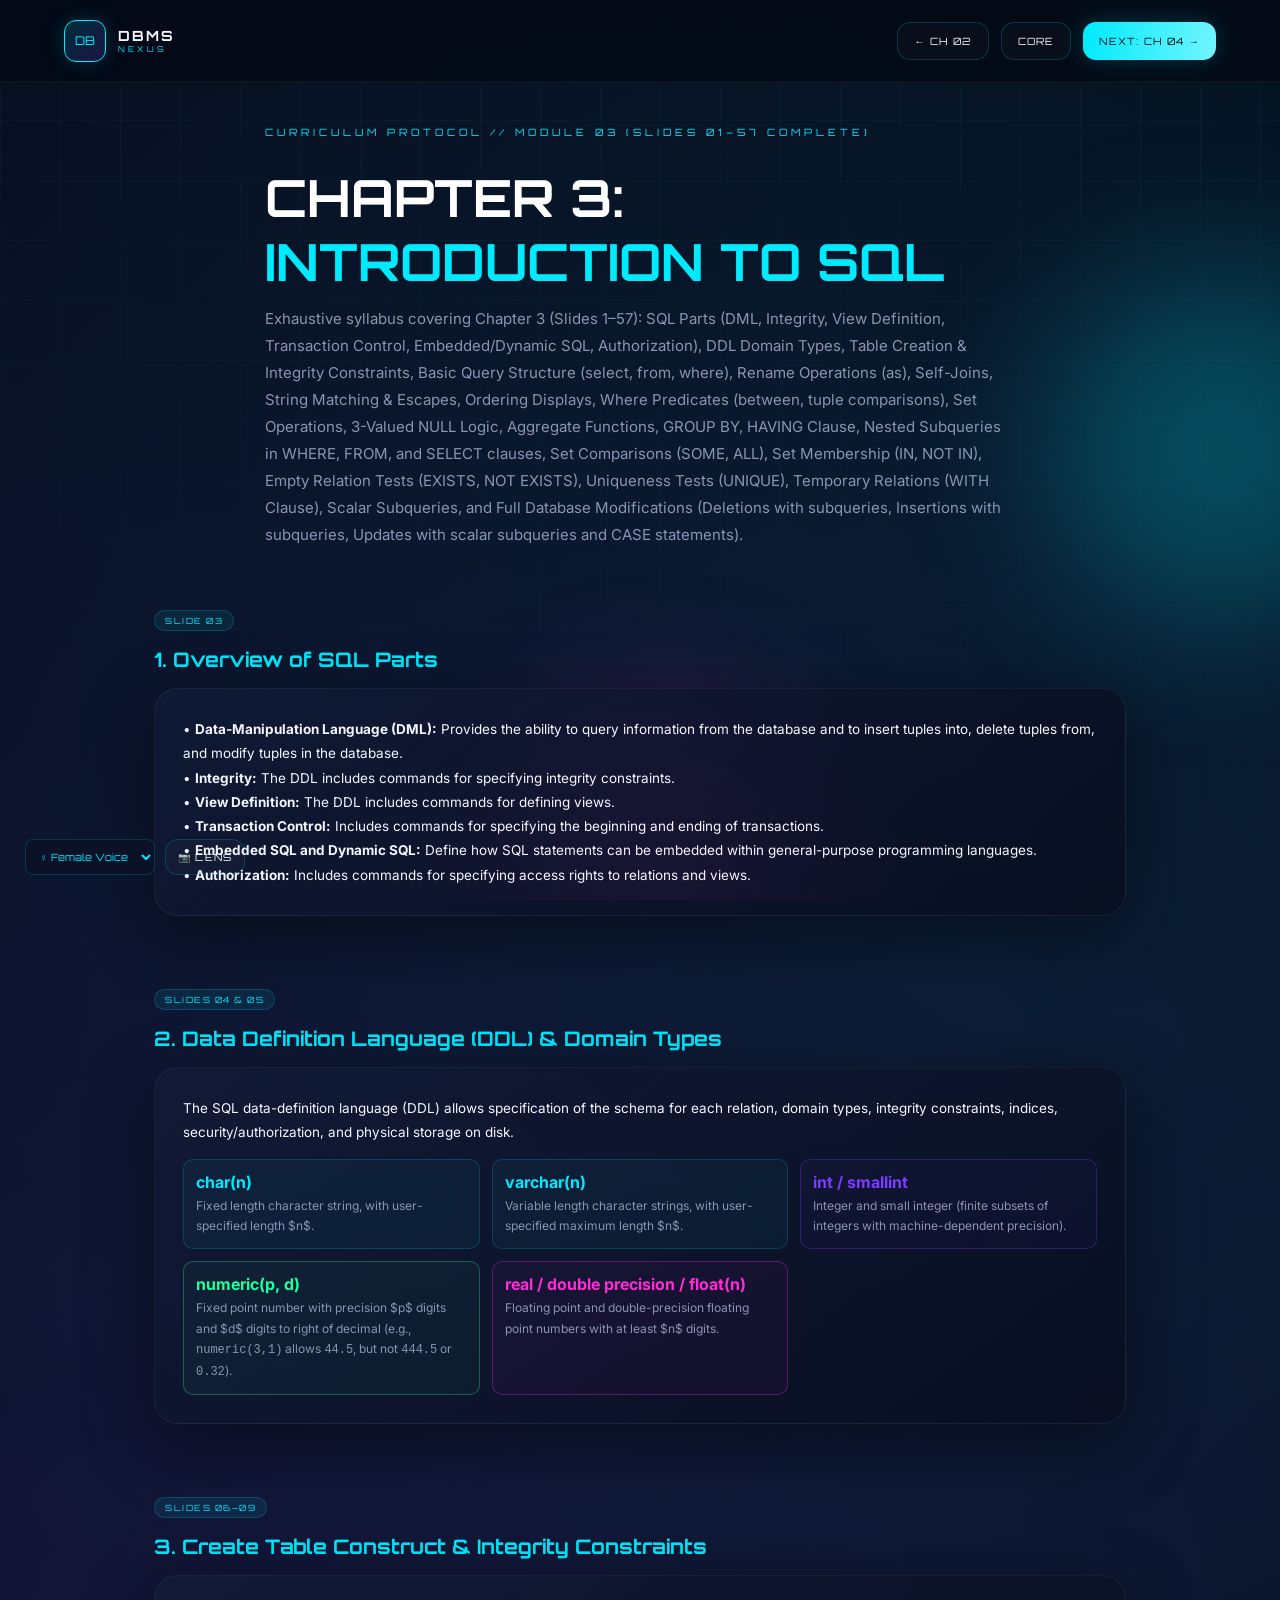
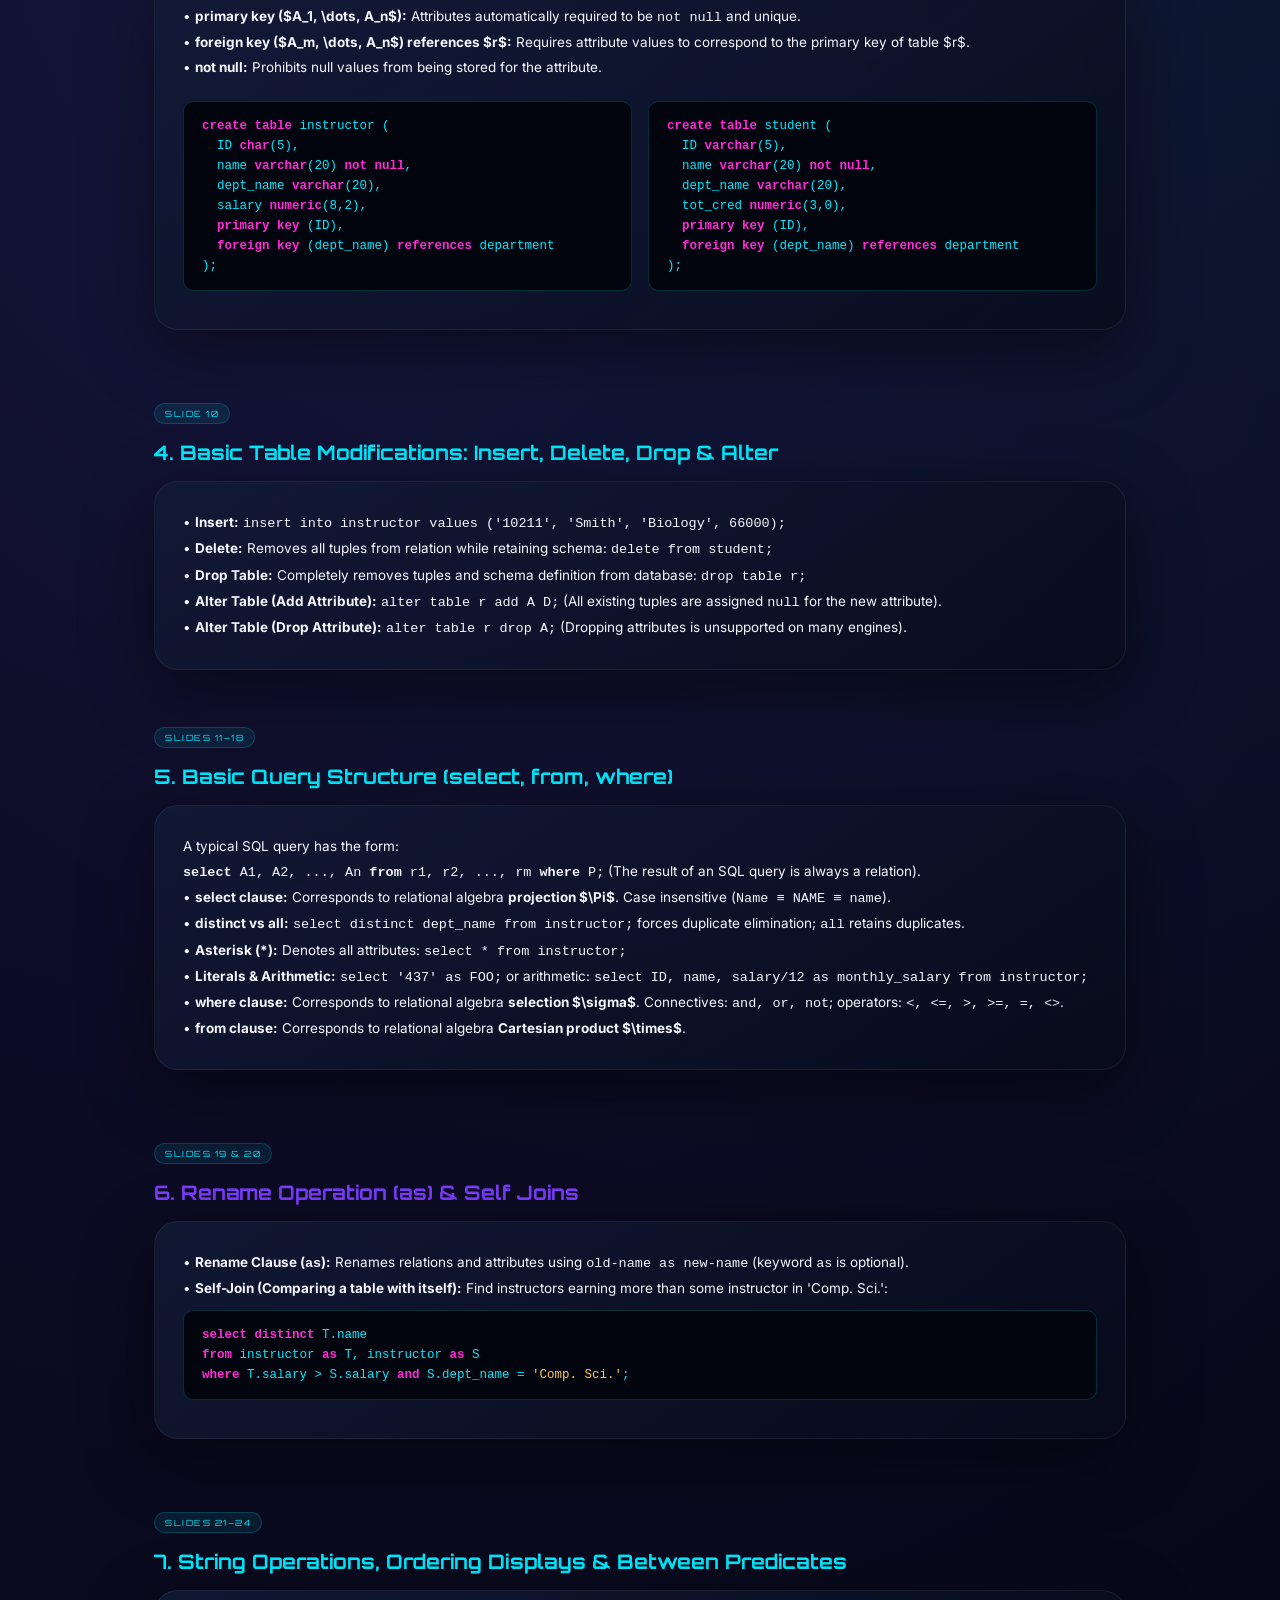
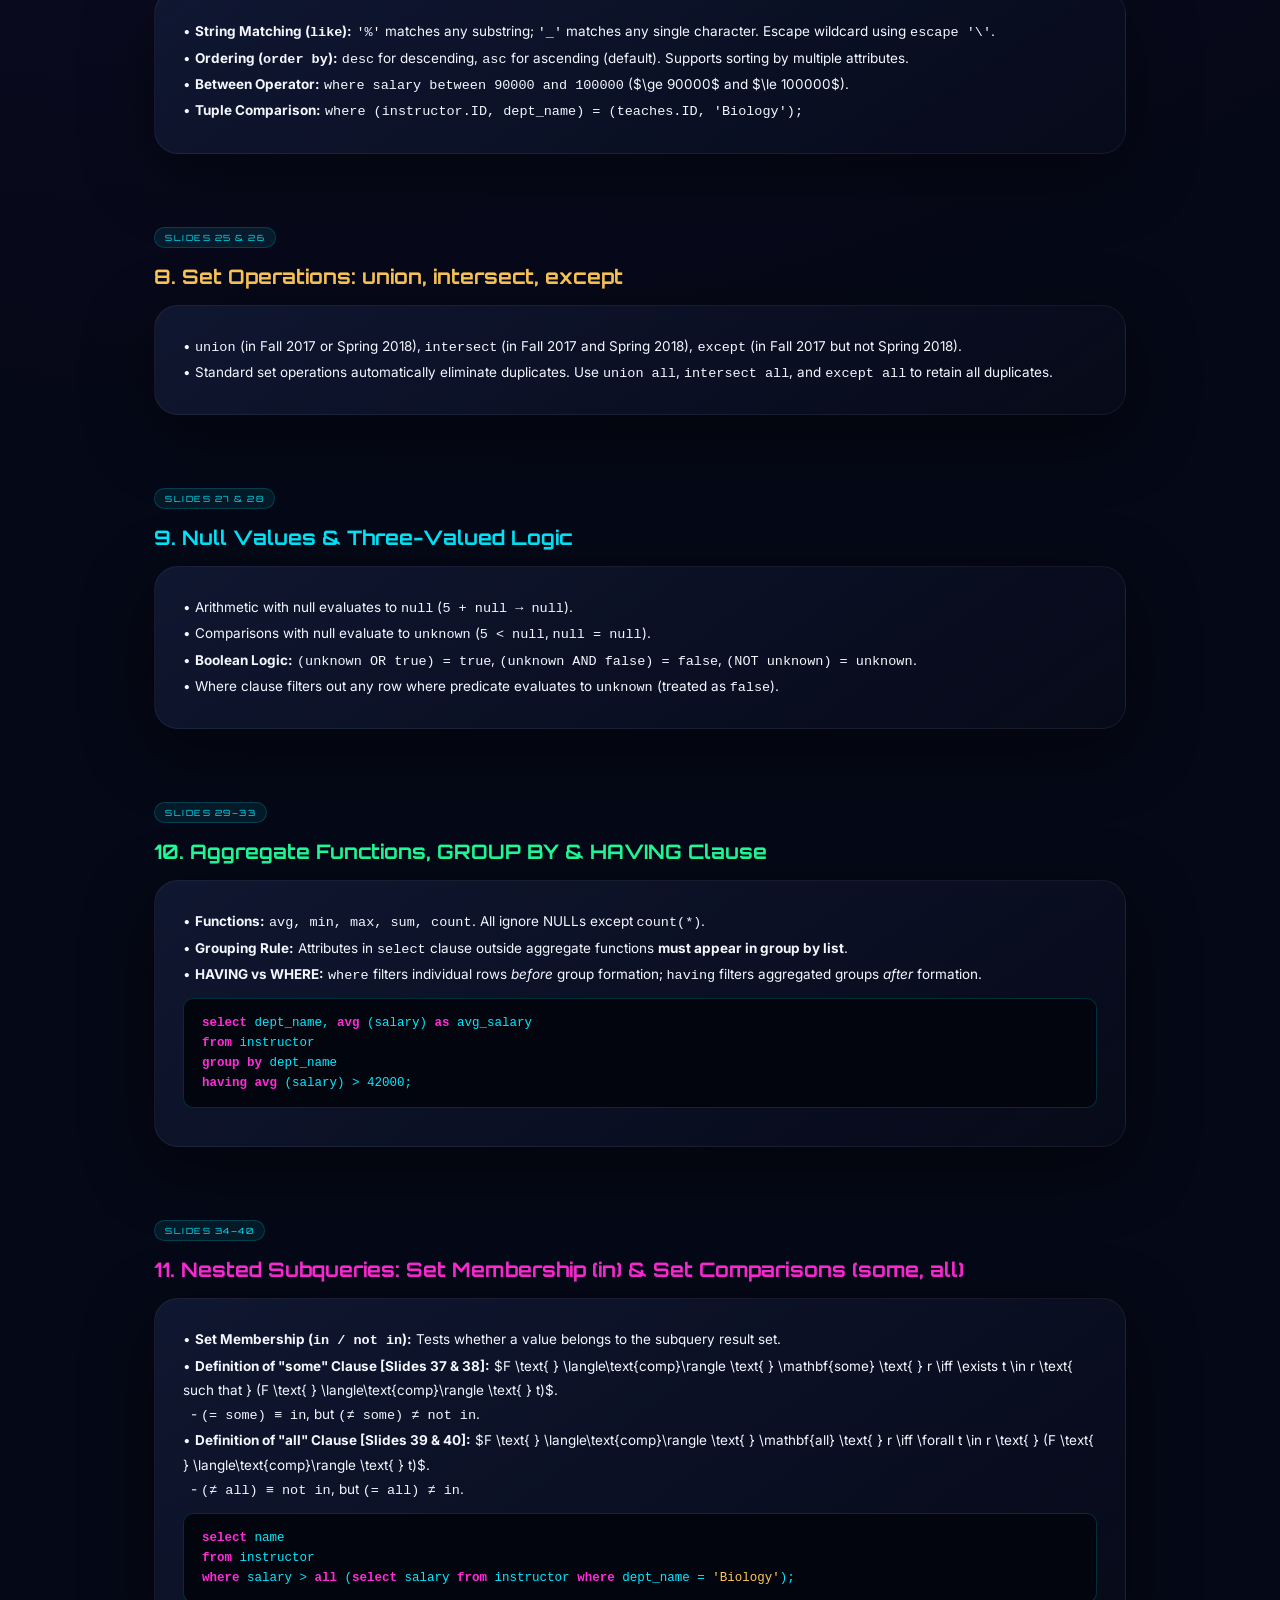
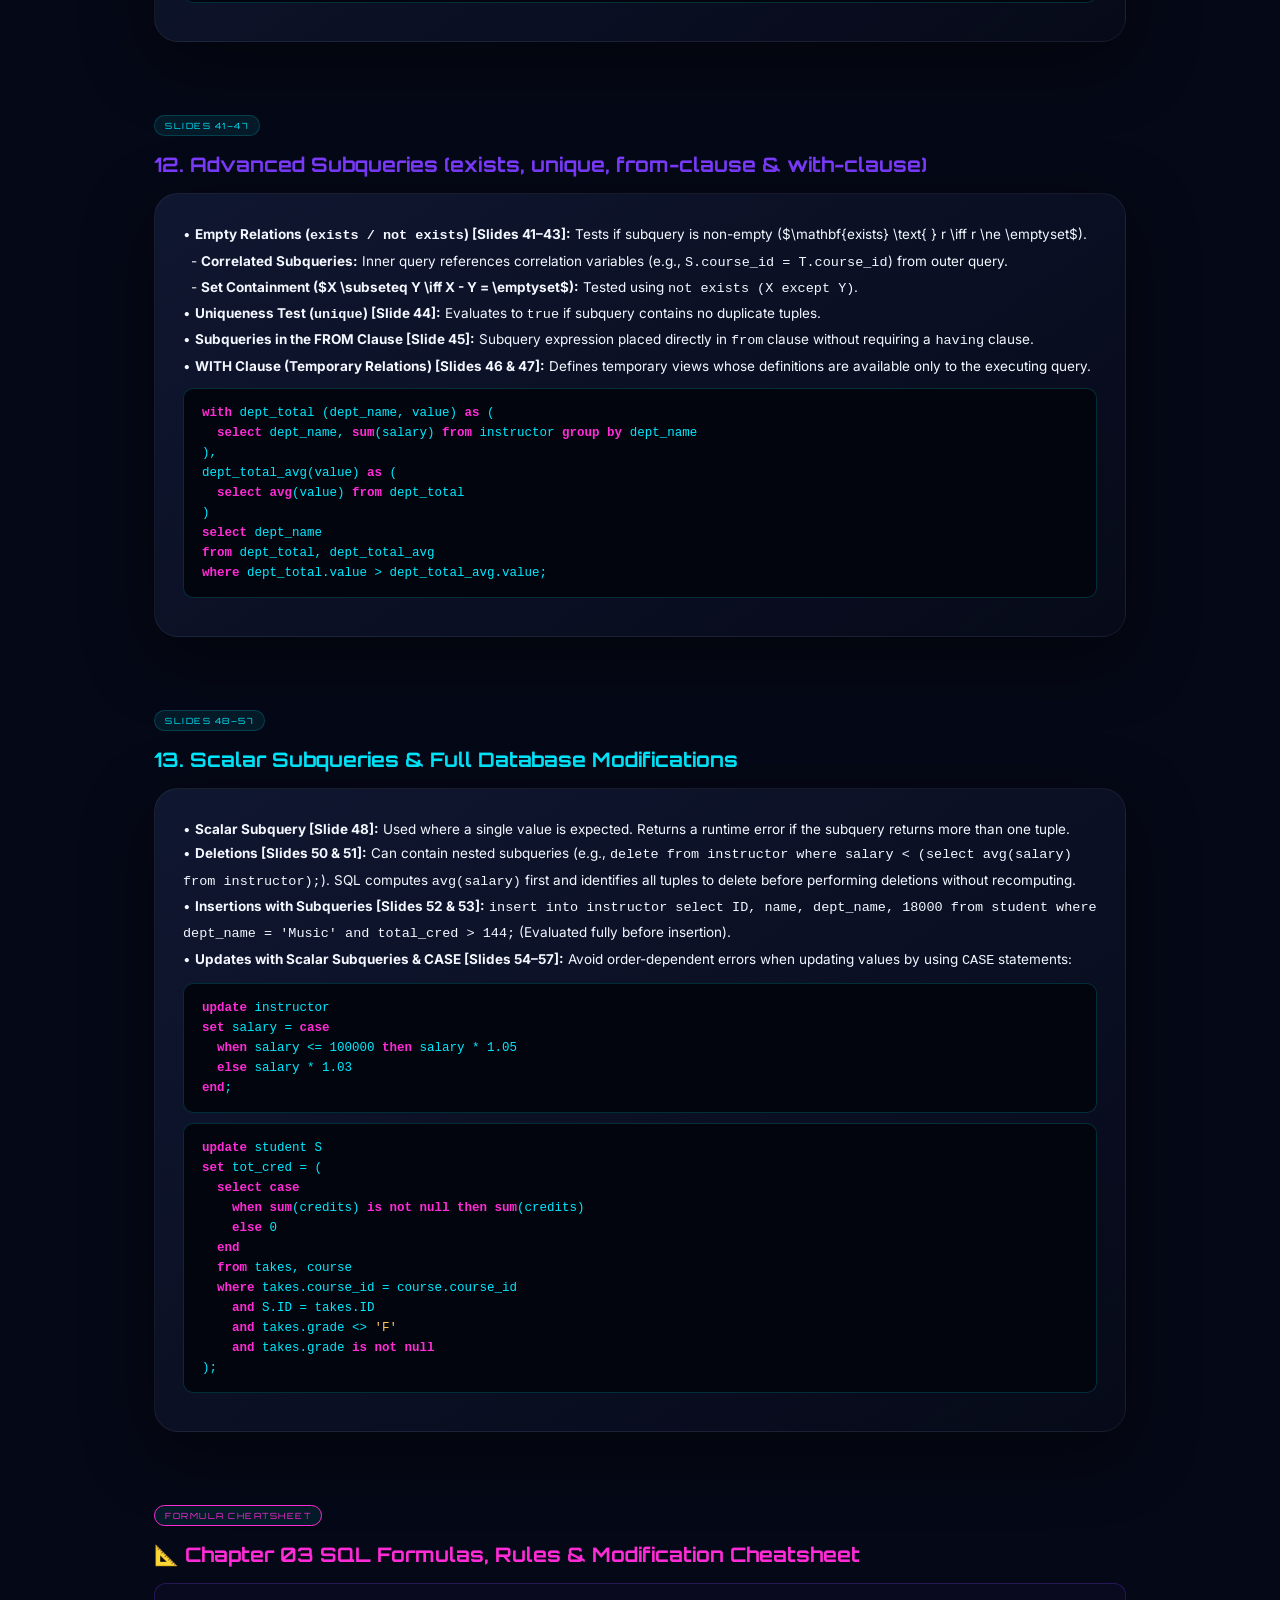
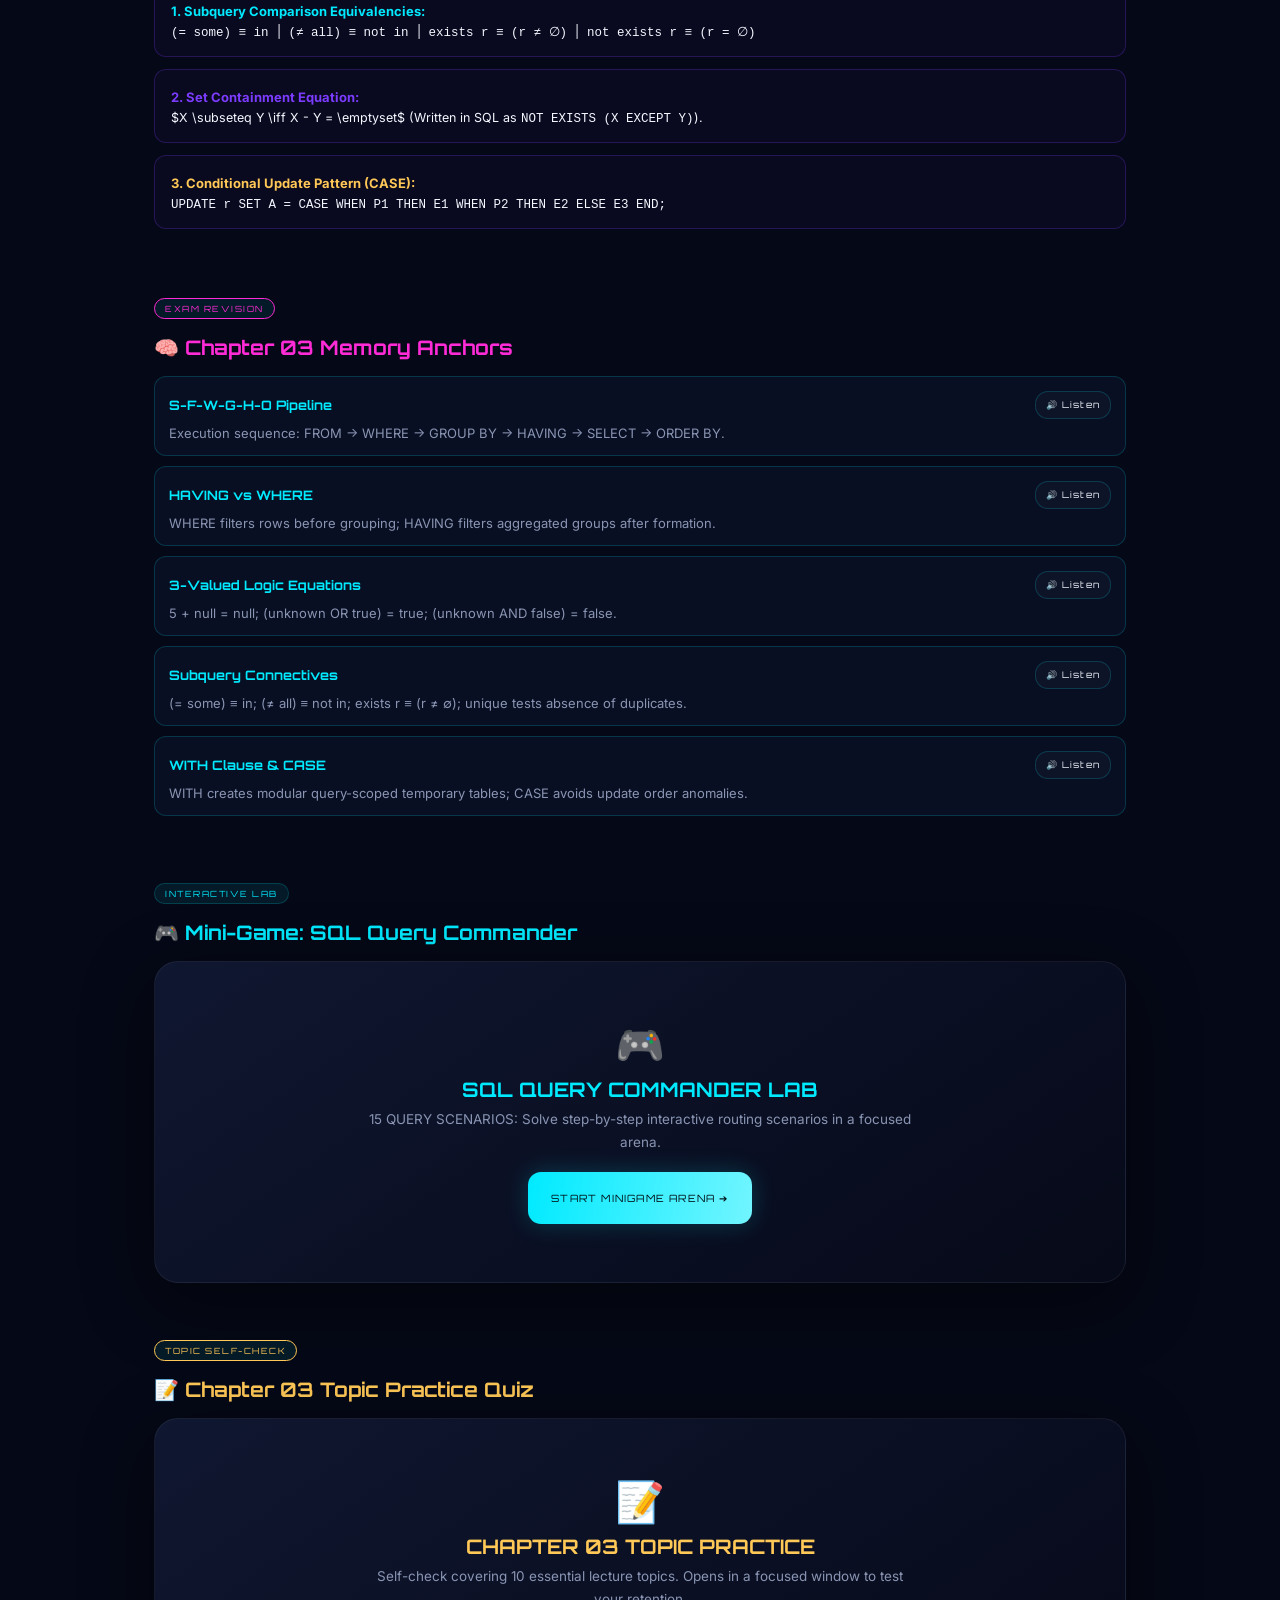
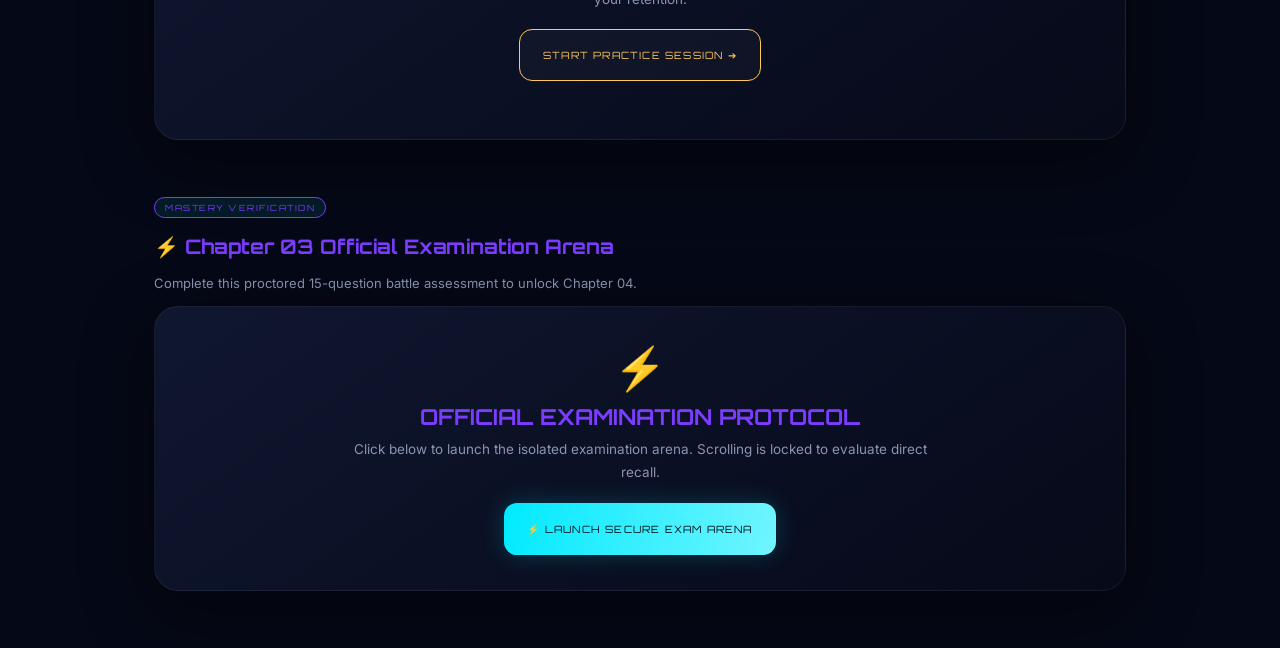
<file: chapter3.html>
<!DOCTYPE html>
<html lang="en">
<head>
    <meta charset="UTF-8">
    <meta name="viewport" content="width=device-width, initial-scale=1.0">
    <title>Chapter 03: Introduction to SQL | DBMS NEXUS</title>
    <link rel="preconnect" href="https://fonts.googleapis.com">
    <link rel="preconnect" href="https://fonts.gstatic.com" crossorigin>
    <link href="https://fonts.googleapis.com/css2?family=Orbitron:wght@400;600;700;800&family=Inter:wght@400;500;600;700&display=swap" rel="stylesheet">
    <link rel="stylesheet" href="style.css">
    <style>
        .sql-code-block {
            background: #02050d;
            border: 1px solid var(--border);
            border-radius: 10px;
            padding: 14px 18px;
            font-family: monospace;
            font-size: 12.5px;
            color: var(--primary);
            line-height: 1.6;
            margin: 10px 0;
            overflow-x: auto;
        }
        .sql-code-block b {
            color: #ff2bd6;
        }
        .sql-code-block i {
            color: #ffc857;
            font-style: normal;
        }
        .topic-pill {
            display: inline-block;
            padding: 4px 10px;
            border-radius: 50px;
            background: rgba(0, 234, 255, 0.08);
            border: 1px solid var(--border);
            color: var(--primary);
            font-family: var(--font-tech);
            font-size: 8.5px;
            letter-spacing: 1.5px;
            margin-bottom: 8px;
        }
        .formula-card {
            background: rgba(124, 60, 255, 0.04);
            border: 1px solid rgba(124, 60, 255, 0.25);
            border-radius: 12px;
            padding: 16px;
            margin-bottom: 12px;
        }
        .data-table {
            width: 100%;
            border-collapse: collapse;
            font-size: 11px;
            font-family: monospace;
            border: 1px solid var(--border);
            margin-top: 8px;
        }
        .data-table th {
            background: rgba(0, 234, 255, 0.12);
            color: var(--primary);
            border: 1px solid var(--border);
            padding: 6px 8px;
            text-align: left;
        }
        .data-table td {
            border: 1px solid var(--border);
            padding: 5px 8px;
            color: var(--text);
        }
    </style>
</head>
<body data-chapter-id="3">

    <div class="background-effects">
        <div class="grid-background"></div>
        <div class="orb orb-two"></div>
        <div class="orb orb-three"></div>
    </div>

    <header class="navbar">
        <a href="index.html" class="brand">
            <div class="brand-logo"><span>DB</span></div>
            <div class="brand-text"><strong>DBMS</strong><span>NEXUS</span></div>
        </a>
        <div style="display: flex; gap: 12px; align-items: center;">
            <a href="chapter2.html" class="secondary-button" style="min-height: 38px; padding: 0 16px;">← CH 02</a>
            <a href="index.html" class="secondary-button" style="min-height: 38px; padding: 0 16px;">CORE</a>
            <a href="chapter4.html" class="primary-button" style="min-height: 38px; padding: 0 16px;">NEXT: CH 04 →</a>
        </div>
    </header>

    <main style="max-width: 1100px; margin: 120px auto 80px; padding: 0 5%;" class="chapter-hero">
        
        <div class="section-heading" style="text-align: left; margin-bottom: 40px;">
            <span class="section-label">CURRICULUM PROTOCOL // MODULE 03 (SLIDES 01–57 COMPLETE)</span>
            <h1 style="font-family: var(--font-tech); font-size: clamp(30px, 4vw, 52px); margin: 12px 0; color: #fff;">
                CHAPTER 3: <strong style="color: var(--primary);">INTRODUCTION TO SQL</strong>
            </h1>
            <p style="color: var(--muted); font-size: 15px; max-width: 850px; line-height: 1.8;">
                Exhaustive syllabus covering Chapter 3 (Slides 1–57): SQL Parts (DML, Integrity, View Definition, Transaction Control, Embedded/Dynamic SQL, Authorization), DDL Domain Types, Table Creation &amp; Integrity Constraints, Basic Query Structure (select, from, where), Rename Operations (as), Self-Joins, String Matching &amp; Escapes, Ordering Displays, Where Predicates (between, tuple comparisons), Set Operations, 3-Valued NULL Logic, Aggregate Functions, GROUP BY, HAVING Clause, Nested Subqueries in WHERE, FROM, and SELECT clauses, Set Comparisons (SOME, ALL), Set Membership (IN, NOT IN), Empty Relation Tests (EXISTS, NOT EXISTS), Uniqueness Tests (UNIQUE), Temporary Relations (WITH Clause), Scalar Subqueries, and Full Database Modifications (Deletions with subqueries, Insertions with subqueries, Updates with scalar subqueries and CASE statements).
            </p>
        </div>

        <!-- SECTION 1: SQL PARTS -->
        <section style="padding: 20px 0 35px;">
            <span class="topic-pill">SLIDE 03</span>
            <h2 style="font-family: var(--font-tech); font-size: 20px; margin: 8px 0 16px; color: var(--primary);">
                1. Overview of SQL Parts
            </h2>
            <div class="feature-card" style="margin-bottom: 16px;">
                <p style="font-size: 13.5px; color: var(--text); line-height: 1.8;">
                    • <b>Data-Manipulation Language (DML):</b> Provides the ability to query information from the database and to insert tuples into, delete tuples from, and modify tuples in the database.<br>
                    • <b>Integrity:</b> The DDL includes commands for specifying integrity constraints.<br>
                    • <b>View Definition:</b> The DDL includes commands for defining views.<br>
                    • <b>Transaction Control:</b> Includes commands for specifying the beginning and ending of transactions.<br>
                    • <b>Embedded SQL and Dynamic SQL:</b> Define how SQL statements can be embedded within general-purpose programming languages.<br>
                    • <b>Authorization:</b> Includes commands for specifying access rights to relations and views.
                </p>
            </div>
        </section>

        <!-- SECTION 2: DDL & DOMAIN TYPES -->
        <section style="padding: 20px 0 35px;">
            <span class="topic-pill">SLIDES 04 &amp; 05</span>
            <h2 style="font-family: var(--font-tech); font-size: 20px; margin: 8px 0 16px; color: var(--primary);">
                2. Data Definition Language (DDL) &amp; Domain Types
            </h2>
            <div class="feature-card" style="margin-bottom: 16px;">
                <p style="font-size: 13.5px; color: var(--text); line-height: 1.8;">
                    The SQL data-definition language (DDL) allows specification of the schema for each relation, domain types, integrity constraints, indices, security/authorization, and physical storage on disk.
                </p>
                <div style="display: grid; grid-template-columns: repeat(auto-fit, minmax(240px, 1fr)); gap: 12px; margin-top: 14px;">
                    <div style="background: rgba(0,234,255,0.04); border: 1px solid var(--border); padding: 12px; border-radius: 10px;">
                        <b style="color: var(--primary);">char(n)</b>
                        <p style="font-size: 12px; color: var(--muted); margin-top: 4px;">Fixed length character string, with user-specified length $n$.</p>
                    </div>
                    <div style="background: rgba(0,234,255,0.04); border: 1px solid var(--border); padding: 12px; border-radius: 10px;">
                        <b style="color: var(--primary);">varchar(n)</b>
                        <p style="font-size: 12px; color: var(--muted); margin-top: 4px;">Variable length character strings, with user-specified maximum length $n$.</p>
                    </div>
                    <div style="background: rgba(124,60,255,0.04); border: 1px solid rgba(124,60,255,0.3); padding: 12px; border-radius: 10px;">
                        <b style="color: var(--secondary);">int / smallint</b>
                        <p style="font-size: 12px; color: var(--muted); margin-top: 4px;">Integer and small integer (finite subsets of integers with machine-dependent precision).</p>
                    </div>
                    <div style="background: rgba(32,255,155,0.04); border: 1px solid rgba(32,255,155,0.3); padding: 12px; border-radius: 10px;">
                        <b style="color: var(--success);">numeric(p, d)</b>
                        <p style="font-size: 12px; color: var(--muted); margin-top: 4px;">Fixed point number with precision $p$ digits and $d$ digits to right of decimal (e.g., <code>numeric(3,1)</code> allows <code>44.5</code>, but not <code>444.5</code> or <code>0.32</code>).</p>
                    </div>
                    <div style="background: rgba(255,43,214,0.04); border: 1px solid rgba(255,43,214,0.3); padding: 12px; border-radius: 10px;">
                        <b style="color: var(--accent);">real / double precision / float(n)</b>
                        <p style="font-size: 12px; color: var(--muted); margin-top: 4px;">Floating point and double-precision floating point numbers with at least $n$ digits.</p>
                    </div>
                </div>
            </div>
        </section>

        <!-- SECTION 3: CREATE TABLE CONSTRUCT & RELATIONS -->
        <section style="padding: 20px 0 35px;">
            <span class="topic-pill">SLIDES 06–09</span>
            <h2 style="font-family: var(--font-tech); font-size: 20px; margin: 8px 0 16px; color: var(--primary);">
                3. Create Table Construct &amp; Integrity Constraints
            </h2>
            <div class="feature-card" style="margin-bottom: 16px;">
                <p style="font-size: 13.5px; color: var(--text); line-height: 1.8;">
                    • <b>primary key ($A_1, \dots, A_n$):</b> Attributes automatically required to be <code>not null</code> and unique.<br>
                    • <b>foreign key ($A_m, \dots, A_n$) references $r$:</b> Requires attribute values to correspond to the primary key of table $r$.<br>
                    • <b>not null:</b> Prohibits null values from being stored for the attribute.
                </p>
                <div style="display: grid; grid-template-columns: 1fr 1fr; gap: 16px; margin-top: 12px;">
                    <div class="sql-code-block">
<b>create table</b> instructor (<br>
&nbsp;&nbsp;ID <b>char</b>(5),<br>
&nbsp;&nbsp;name <b>varchar</b>(20) <b>not null</b>,<br>
&nbsp;&nbsp;dept_name <b>varchar</b>(20),<br>
&nbsp;&nbsp;salary <b>numeric</b>(8,2),<br>
&nbsp;&nbsp;<b>primary key</b> (ID),<br>
&nbsp;&nbsp;<b>foreign key</b> (dept_name) <b>references</b> department<br>
);
                    </div>
                    <div class="sql-code-block">
<b>create table</b> student (<br>
&nbsp;&nbsp;ID <b>varchar</b>(5),<br>
&nbsp;&nbsp;name <b>varchar</b>(20) <b>not null</b>,<br>
&nbsp;&nbsp;dept_name <b>varchar</b>(20),<br>
&nbsp;&nbsp;tot_cred <b>numeric</b>(3,0),<br>
&nbsp;&nbsp;<b>primary key</b> (ID),<br>
&nbsp;&nbsp;<b>foreign key</b> (dept_name) <b>references</b> department<br>
);
                    </div>
                </div>
            </div>
        </section>

        <!-- SECTION 4: TABLE UPDATES -->
        <section style="padding: 20px 0 35px;">
            <span class="topic-pill">SLIDE 10</span>
            <h2 style="font-family: var(--font-tech); font-size: 20px; margin: 8px 0 16px; color: var(--primary);">
                4. Basic Table Modifications: Insert, Delete, Drop &amp; Alter
            </h2>
            <div class="feature-card">
                <p style="font-size: 13.5px; color: var(--text); line-height: 1.8;">
                    • <b>Insert:</b> <code>insert into instructor values ('10211', 'Smith', 'Biology', 66000);</code><br>
                    • <b>Delete:</b> Removes all tuples from relation while retaining schema: <code>delete from student;</code><br>
                    • <b>Drop Table:</b> Completely removes tuples and schema definition from database: <code>drop table r;</code><br>
                    • <b>Alter Table (Add Attribute):</b> <code>alter table r add A D;</code> (All existing tuples are assigned <code>null</code> for the new attribute).<br>
                    • <b>Alter Table (Drop Attribute):</b> <code>alter table r drop A;</code> (Dropping attributes is unsupported on many engines).
                </p>
            </div>
        </section>

        <!-- SECTION 5: BASIC QUERY STRUCTURE -->
        <section style="padding: 20px 0 35px;">
            <span class="topic-pill">SLIDES 11–18</span>
            <h2 style="font-family: var(--font-tech); font-size: 20px; margin: 8px 0 16px; color: var(--primary);">
                5. Basic Query Structure (select, from, where)
            </h2>
            <div class="feature-card" style="margin-bottom: 16px;">
                <p style="font-size: 13.5px; color: var(--text); line-height: 1.8;">
                    A typical SQL query has the form:<br>
                    <code><b>select</b> A1, A2, ..., An <b>from</b> r1, r2, ..., rm <b>where</b> P;</code> (The result of an SQL query is always a relation).<br>
                    • <b>select clause:</b> Corresponds to relational algebra <b>projection $\Pi$</b>. Case insensitive (<code>Name &equiv; NAME &equiv; name</code>).<br>
                    • <b>distinct vs all:</b> <code>select distinct dept_name from instructor;</code> forces duplicate elimination; <code>all</code> retains duplicates.<br>
                    • <b>Asterisk (*):</b> Denotes all attributes: <code>select * from instructor;</code><br>
                    • <b>Literals &amp; Arithmetic:</b> <code>select '437' as FOO;</code> or arithmetic: <code>select ID, name, salary/12 as monthly_salary from instructor;</code><br>
                    • <b>where clause:</b> Corresponds to relational algebra <b>selection $\sigma$</b>. Connectives: <code>and, or, not</code>; operators: <code>&lt;, &lt;=, &gt;, &gt;=, =, &lt;&gt;</code>.<br>
                    • <b>from clause:</b> Corresponds to relational algebra <b>Cartesian product $\times$</b>.
                </p>
            </div>
        </section>

        <!-- SECTION 6: RENAME OPERATION & SELF-JOINS -->
        <section style="padding: 20px 0 35px;">
            <span class="topic-pill">SLIDES 19 &amp; 20</span>
            <h2 style="font-family: var(--font-tech); font-size: 20px; margin: 8px 0 16px; color: var(--secondary);">
                6. Rename Operation (as) &amp; Self Joins
            </h2>
            <div class="feature-card" style="margin-bottom: 16px;">
                <p style="font-size: 13.5px; color: var(--text); line-height: 1.8;">
                    • <b>Rename Clause (<code>as</code>):</b> Renames relations and attributes using <code>old-name as new-name</code> (keyword <code>as</code> is optional).<br>
                    • <b>Self-Join (Comparing a table with itself):</b> Find instructors earning more than some instructor in 'Comp. Sci.':
                </p>
                <div class="sql-code-block">
<b>select distinct</b> T.name<br>
<b>from</b> instructor <b>as</b> T, instructor <b>as</b> S<br>
<b>where</b> T.salary > S.salary <b>and</b> S.dept_name = <i>'Comp. Sci.'</i>;
                </div>
            </div>
        </section>

        <!-- SECTION 7: STRING OPS, ORDER BY & PREDICATES -->
        <section style="padding: 20px 0 35px;">
            <span class="topic-pill">SLIDES 21–24</span>
            <h2 style="font-family: var(--font-tech); font-size: 20px; margin: 8px 0 16px; color: var(--primary);">
                7. String Operations, Ordering Displays &amp; Between Predicates
            </h2>
            <div class="feature-card" style="margin-bottom: 16px;">
                <p style="font-size: 13.5px; color: var(--text); line-height: 1.8;">
                    • <b>String Matching (<code>like</code>):</b> <code>'%'</code> matches any substring; <code>'_'</code> matches any single character. Escape wildcard using <code>escape '\'</code>.<br>
                    • <b>Ordering (<code>order by</code>):</b> <code>desc</code> for descending, <code>asc</code> for ascending (default). Supports sorting by multiple attributes.<br>
                    • <b>Between Operator:</b> <code>where salary between 90000 and 100000</code> ($\ge 90000$ and $\le 100000$).<br>
                    • <b>Tuple Comparison:</b> <code>where (instructor.ID, dept_name) = (teaches.ID, 'Biology');</code>
                </p>
            </div>
        </section>

        <!-- SECTION 8: SET OPERATIONS -->
        <section style="padding: 20px 0 35px;">
            <span class="topic-pill">SLIDES 25 &amp; 26</span>
            <h2 style="font-family: var(--font-tech); font-size: 20px; margin: 8px 0 16px; color: var(--warning);">
                8. Set Operations: union, intersect, except
            </h2>
            <div class="feature-card" style="margin-bottom: 16px;">
                <p style="font-size: 13.5px; color: var(--text); line-height: 1.8;">
                    • <code>union</code> (in Fall 2017 or Spring 2018), <code>intersect</code> (in Fall 2017 and Spring 2018), <code>except</code> (in Fall 2017 but not Spring 2018).<br>
                    • Standard set operations automatically eliminate duplicates. Use <code>union all</code>, <code>intersect all</code>, and <code>except all</code> to retain all duplicates.
                </p>
            </div>
        </section>

        <!-- SECTION 9: NULL VALUES & 3-VALUED LOGIC -->
        <section style="padding: 20px 0 35px;">
            <span class="topic-pill">SLIDES 27 &amp; 28</span>
            <h2 style="font-family: var(--font-tech); font-size: 20px; margin: 8px 0 16px; color: var(--primary);">
                9. Null Values &amp; Three-Valued Logic
            </h2>
            <div class="feature-card" style="margin-bottom: 16px;">
                <p style="font-size: 13.5px; color: var(--text); line-height: 1.8;">
                    • Arithmetic with null evaluates to <code>null</code> (<code>5 + null &rarr; null</code>).<br>
                    • Comparisons with null evaluate to <code>unknown</code> (<code>5 &lt; null</code>, <code>null = null</code>).<br>
                    • <b>Boolean Logic:</b> <code>(unknown OR true) = true</code>, <code>(unknown AND false) = false</code>, <code>(NOT unknown) = unknown</code>.<br>
                    • Where clause filters out any row where predicate evaluates to <code>unknown</code> (treated as <code>false</code>).
                </p>
            </div>
        </section>

        <!-- SECTION 10: AGGREGATE FUNCTIONS, GROUP BY & HAVING -->
        <section style="padding: 20px 0 35px;">
            <span class="topic-pill">SLIDES 29–33</span>
            <h2 style="font-family: var(--font-tech); font-size: 20px; margin: 8px 0 16px; color: var(--success);">
                10. Aggregate Functions, GROUP BY &amp; HAVING Clause
            </h2>
            <div class="feature-card" style="margin-bottom: 16px;">
                <p style="font-size: 13.5px; color: var(--text); line-height: 1.8;">
                    • <b>Functions:</b> <code>avg, min, max, sum, count</code>. All ignore NULLs except <code>count(*)</code>.<br>
                    • <b>Grouping Rule:</b> Attributes in <code>select</code> clause outside aggregate functions <b>must appear in group by list</b>.<br>
                    • <b>HAVING vs WHERE:</b> <code>where</code> filters individual rows <i>before</i> group formation; <code>having</code> filters aggregated groups <i>after</i> formation.
                </p>
                <div class="sql-code-block">
<b>select</b> dept_name, <b>avg</b> (salary) <b>as</b> avg_salary<br>
<b>from</b> instructor<br>
<b>group by</b> dept_name<br>
<b>having avg</b> (salary) > 42000;
                </div>
            </div>
        </section>

        <!-- SECTION 11: NESTED SUBQUERIES & SET COMPARISONS -->
        <section style="padding: 20px 0 35px;">
            <span class="topic-pill">SLIDES 34–40</span>
            <h2 style="font-family: var(--font-tech); font-size: 20px; margin: 8px 0 16px; color: var(--accent);">
                11. Nested Subqueries: Set Membership (in) &amp; Set Comparisons (some, all)
            </h2>
            <div class="feature-card" style="margin-bottom: 16px;">
                <p style="font-size: 13.5px; color: var(--text); line-height: 1.8;">
                    • <b>Set Membership (<code>in / not in</code>):</b> Tests whether a value belongs to the subquery result set.<br>
                    • <b>Definition of "some" Clause [Slides 37 &amp; 38]:</b> $F \text{ } \langle\text{comp}\rangle \text{ } \mathbf{some} \text{ } r \iff \exists t \in r \text{ such that } (F \text{ } \langle\text{comp}\rangle \text{ } t)$.<br>
                    &nbsp;&nbsp;- <code>(= some) &equiv; in</code>, but <code>(&ne; some) &ne; not in</code>.<br>
                    • <b>Definition of "all" Clause [Slides 39 &amp; 40]:</b> $F \text{ } \langle\text{comp}\rangle \text{ } \mathbf{all} \text{ } r \iff \forall t \in r \text{ } (F \text{ } \langle\text{comp}\rangle \text{ } t)$.<br>
                    &nbsp;&nbsp;- <code>(&ne; all) &equiv; not in</code>, but <code>(= all) &ne; in</code>.
                </p>
                <div class="sql-code-block">
<b>select</b> name<br>
<b>from</b> instructor<br>
<b>where</b> salary > <b>all</b> (<b>select</b> salary <b>from</b> instructor <b>where</b> dept_name = <i>'Biology'</i>);
                </div>
            </div>
        </section>

        <!-- SECTION 12: ADVANCED SUBQUERIES: EXISTS, UNIQUE, FROM & WITH -->
        <section style="padding: 20px 0 35px;">
            <span class="topic-pill">SLIDES 41–47</span>
            <h2 style="font-family: var(--font-tech); font-size: 20px; margin: 8px 0 16px; color: var(--secondary);">
                12. Advanced Subqueries (exists, unique, from-clause &amp; with-clause)
            </h2>
            <div class="feature-card" style="margin-bottom: 16px;">
                <p style="font-size: 13.5px; color: var(--text); line-height: 1.8;">
                    • <b>Empty Relations (<code>exists / not exists</code>) [Slides 41–43]:</b> Tests if subquery is non-empty ($\mathbf{exists} \text{ } r \iff r \ne \emptyset$).<br>
                    &nbsp;&nbsp;- <b>Correlated Subqueries:</b> Inner query references correlation variables (e.g., <code>S.course_id = T.course_id</code>) from outer query.<br>
                    &nbsp;&nbsp;- <b>Set Containment ($X \subseteq Y \iff X - Y = \emptyset$):</b> Tested using <code>not exists (X except Y)</code>.<br>
                    • <b>Uniqueness Test (<code>unique</code>) [Slide 44]:</b> Evaluates to <code>true</code> if subquery contains no duplicate tuples.<br>
                    • <b>Subqueries in the FROM Clause [Slide 45]:</b> Subquery expression placed directly in <code>from</code> clause without requiring a <code>having</code> clause.<br>
                    • <b>WITH Clause (Temporary Relations) [Slides 46 &amp; 47]:</b> Defines temporary views whose definitions are available only to the executing query.
                </p>
                <div class="sql-code-block">
<b>with</b> dept_total (dept_name, value) <b>as</b> (<br>
&nbsp;&nbsp;<b>select</b> dept_name, <b>sum</b>(salary) <b>from</b> instructor <b>group by</b> dept_name<br>
),<br>
dept_total_avg(value) <b>as</b> (<br>
&nbsp;&nbsp;<b>select avg</b>(value) <b>from</b> dept_total<br>
)<br>
<b>select</b> dept_name<br>
<b>from</b> dept_total, dept_total_avg<br>
<b>where</b> dept_total.value > dept_total_avg.value;
                </div>
            </div>
        </section>

        <!-- SECTION 13: SCALAR SUBQUERIES & DATABASE MODIFICATIONS -->
        <section style="padding: 20px 0 35px;">
            <span class="topic-pill">SLIDES 48–57</span>
            <h2 style="font-family: var(--font-tech); font-size: 20px; margin: 8px 0 16px; color: var(--primary);">
                13. Scalar Subqueries &amp; Full Database Modifications
            </h2>
            <div class="feature-card" style="margin-bottom: 16px;">
                <p style="font-size: 13.5px; color: var(--text); line-height: 1.8;">
                    • <b>Scalar Subquery [Slide 48]:</b> Used where a single value is expected. Returns a runtime error if the subquery returns more than one tuple.<br>
                    • <b>Deletions [Slides 50 &amp; 51]:</b> Can contain nested subqueries (e.g., <code>delete from instructor where salary &lt; (select avg(salary) from instructor);</code>). SQL computes <code>avg(salary)</code> first and identifies all tuples to delete before performing deletions without recomputing.<br>
                    • <b>Insertions with Subqueries [Slides 52 &amp; 53]:</b> <code>insert into instructor select ID, name, dept_name, 18000 from student where dept_name = 'Music' and total_cred > 144;</code> (Evaluated fully before insertion).<br>
                    • <b>Updates with Scalar Subqueries &amp; CASE [Slides 54–57]:</b> Avoid order-dependent errors when updating values by using <code>CASE</code> statements:
                </p>
                <div class="sql-code-block">
<b>update</b> instructor<br>
<b>set</b> salary = <b>case</b><br>
&nbsp;&nbsp;<b>when</b> salary &lt;= 100000 <b>then</b> salary * 1.05<br>
&nbsp;&nbsp;<b>else</b> salary * 1.03<br>
<b>end</b>;
                </div>
                <div class="sql-code-block" style="margin-top: 10px;">
<b>update</b> student S<br>
<b>set</b> tot_cred = (<br>
&nbsp;&nbsp;<b>select case</b><br>
&nbsp;&nbsp;&nbsp;&nbsp;<b>when sum</b>(credits) <b>is not null then sum</b>(credits)<br>
&nbsp;&nbsp;&nbsp;&nbsp;<b>else</b> 0<br>
&nbsp;&nbsp;<b>end</b><br>
&nbsp;&nbsp;<b>from</b> takes, course<br>
&nbsp;&nbsp;<b>where</b> takes.course_id = course.course_id<br>
&nbsp;&nbsp;&nbsp;&nbsp;<b>and</b> S.ID = takes.ID<br>
&nbsp;&nbsp;&nbsp;&nbsp;<b>and</b> takes.grade &lt;&gt; <i>'F'</i><br>
&nbsp;&nbsp;&nbsp;&nbsp;<b>and</b> takes.grade <b>is not null</b><br>
);
                </div>
            </div>
        </section>

        <!-- SECTION 14: FORMULA CHEATSHEET -->
        <section style="padding: 20px 0 35px;">
            <span class="topic-pill" style="border-color: var(--accent); color: var(--accent);">FORMULA CHEATSHEET</span>
            <h2 style="font-family: var(--font-tech); font-size: 20px; margin: 8px 0 16px; color: var(--accent);">
                📐 Chapter 03 SQL Formulas, Rules &amp; Modification Cheatsheet
            </h2>
            <div class="formula-card">
                <strong style="color: var(--primary); font-size: 13px;">1. Subquery Comparison Equivalencies:</strong>
                <p style="font-size: 12.5px; color: var(--text); margin-top: 4px;">
                    <code>(= some) &equiv; in</code> &nbsp;|&nbsp; <code>(&ne; all) &equiv; not in</code> &nbsp;|&nbsp; <code>exists r &equiv; (r &ne; &empty;)</code> &nbsp;|&nbsp; <code>not exists r &equiv; (r = &empty;)</code>
                </p>
            </div>
            <div class="formula-card">
                <strong style="color: var(--secondary); font-size: 13px;">2. Set Containment Equation:</strong>
                <p style="font-size: 12.5px; color: var(--text); margin-top: 4px;">
                    $X \subseteq Y \iff X - Y = \emptyset$ (Written in SQL as <code>NOT EXISTS (X EXCEPT Y)</code>).
                </p>
            </div>
            <div class="formula-card">
                <strong style="color: var(--warning); font-size: 13px;">3. Conditional Update Pattern (CASE):</strong>
                <p style="font-size: 12.5px; color: var(--text); margin-top: 4px;">
                    <code>UPDATE r SET A = CASE WHEN P1 THEN E1 WHEN P2 THEN E2 ELSE E3 END;</code>
                </p>
            </div>
        </section>

        <!-- SECTION 15: MEMORY ANCHORS -->
        <section style="padding: 20px 0 35px;">
            <span class="topic-pill" style="border-color: var(--accent); color: var(--accent);">EXAM REVISION</span>
            <h2 style="font-family: var(--font-tech); font-size: 20px; margin: 8px 0 16px; color: var(--accent);">
                🧠 Chapter 03 Memory Anchors
            </h2>
            <div id="memoryKeywordsDeck"></div>
        </section>

        <!-- SECTION 16: INTERACTIVE MINIGAME -->
        <section style="padding: 20px 0 35px;">
            <span class="topic-pill">INTERACTIVE LAB</span>
            <h2 style="font-family: var(--font-tech); font-size: 20px; margin: 8px 0 16px; color: var(--primary);">
                🎮 Mini-Game: SQL Query Commander
            </h2>
            <div class="feature-card" id="chapterGameArea"></div>
        </section>

        <!-- SECTION 17: TOPIC PRACTICE QUIZ -->
        <section style="padding: 20px 0 35px;">
            <span class="topic-pill" style="border-color: var(--warning); color: var(--warning);">TOPIC SELF-CHECK</span>
            <h2 style="font-family: var(--font-tech); font-size: 20px; margin: 8px 0 16px; color: var(--warning);">
                📝 Chapter 03 Topic Practice Quiz
            </h2>
            <div class="feature-card" id="practiceQuizArea"></div>
        </section>

        <!-- SECTION 18: OFFICIAL EXAMINATION ARENA -->
        <section style="padding: 20px 0 60px;">
            <span class="topic-pill" style="border-color: var(--secondary); color: var(--secondary);">MASTERY VERIFICATION</span>
            <h2 style="font-family: var(--font-tech); font-size: 20px; margin: 8px 0 16px; color: var(--secondary);">
                ⚡ Chapter 03 Official Examination Arena
            </h2>
            <p style="color: var(--muted); font-size: 13px; margin-bottom: 15px;">
                Complete this proctored 15-question battle assessment to unlock Chapter 04.
            </p>
            <div id="quizArena"></div>
        </section>

    </main>

    <div style="position: fixed; bottom: 25px; left: 25px; display: flex; gap: 10px; z-index: 999;">
        <select onchange="NexusVoice.setGender(this.value)" style="background: var(--panel); color: var(--primary); border: 1px solid var(--border); border-radius: 8px; padding: 6px 10px; font-family: var(--font-tech); font-size: 10px;">
            <option value="female">♀ Female Voice</option>
            <option value="male">♂ Male Voice</option>
        </select>
        <button onclick="document.getElementById('lensModal').classList.add('active')" class="secondary-button" style="min-height: 36px; padding: 0 12px; font-size: 10px;">📷 LENS</button>
    </div>

    <div class="modal-overlay" id="lensModal">
        <div class="lock-modal" style="width: min(550px, 95vw); text-align: left;">
            <button class="modal-close" onclick="document.getElementById('lensModal').classList.remove('active')">×</button>
            <span class="modal-label">NEXUS LENS</span>
            <h2 style="color: var(--primary); font-size: 20px;">📷 OPTICAL SCHEMA EXPLAINER</h2>
            <input type="file" id="lensUpload" accept="image/*" onchange="NexusLens.analyzeImage(this)" style="display: none;">
            <button onclick="document.getElementById('lensUpload').click()" class="primary-button" style="width: 100%; margin: 15px 0;">UPLOAD SCHEMA / SLIDE</button>
            <img id="lensPreviewImg" style="display: none; max-width: 100%; height: 160px; object-fit: contain; border-radius: 8px; margin-bottom: 10px;" />
            <div id="lensResultBox"></div>
        </div>
    </div>

    <div class="modal-overlay unlock-overlay" id="unlockModal">
        <div class="unlock-modal">
            <div class="unlock-energy"></div>
            <div class="unlock-lock">🔒</div>
            <h2 id="unlockTitle">DECRYPTING NEXT PROTOCOL...</h2>
            <div class="unlock-progress-track"><div class="unlock-progress-fill" id="unlockProgress"></div></div>
        </div>
    </div>

    <div class="toast" id="toast"><span id="toastIcon">✓</span><span id="toastMessage"></span></div>

    <script src="js/progress.js"></script>
    <script src="js/voice.js"></script>
    <script src="js/ai.js"></script>
    <script src="js/vision.js"></script>
    <script src="js/chapter.js"></script>
    <script src="js/practice.js"></script>
    <script src="js/quiz.js"></script>
    <script>
        document.addEventListener("DOMContentLoaded", () => {
            initChapter(3);
            initPracticeQuiz(3);
            renderQuiz(3);
        });
    </script>
</body>
</html>
</file>
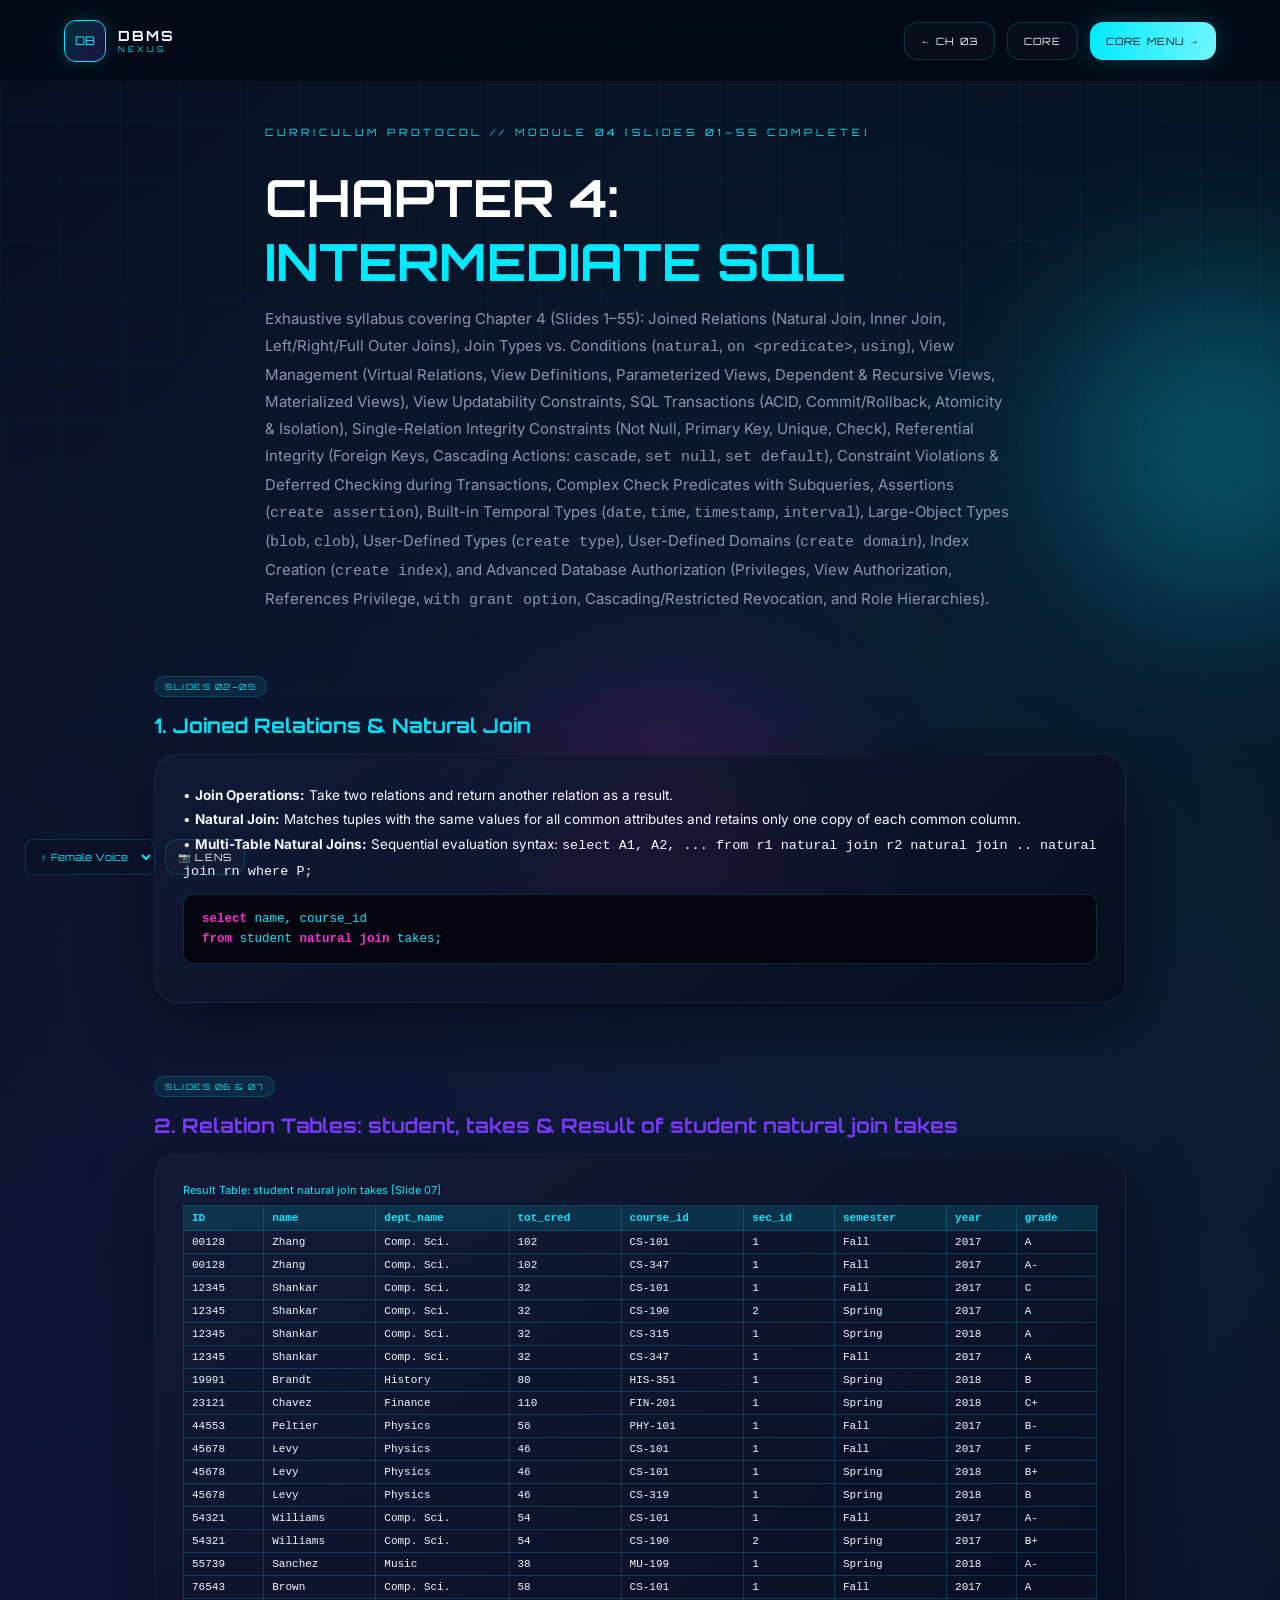
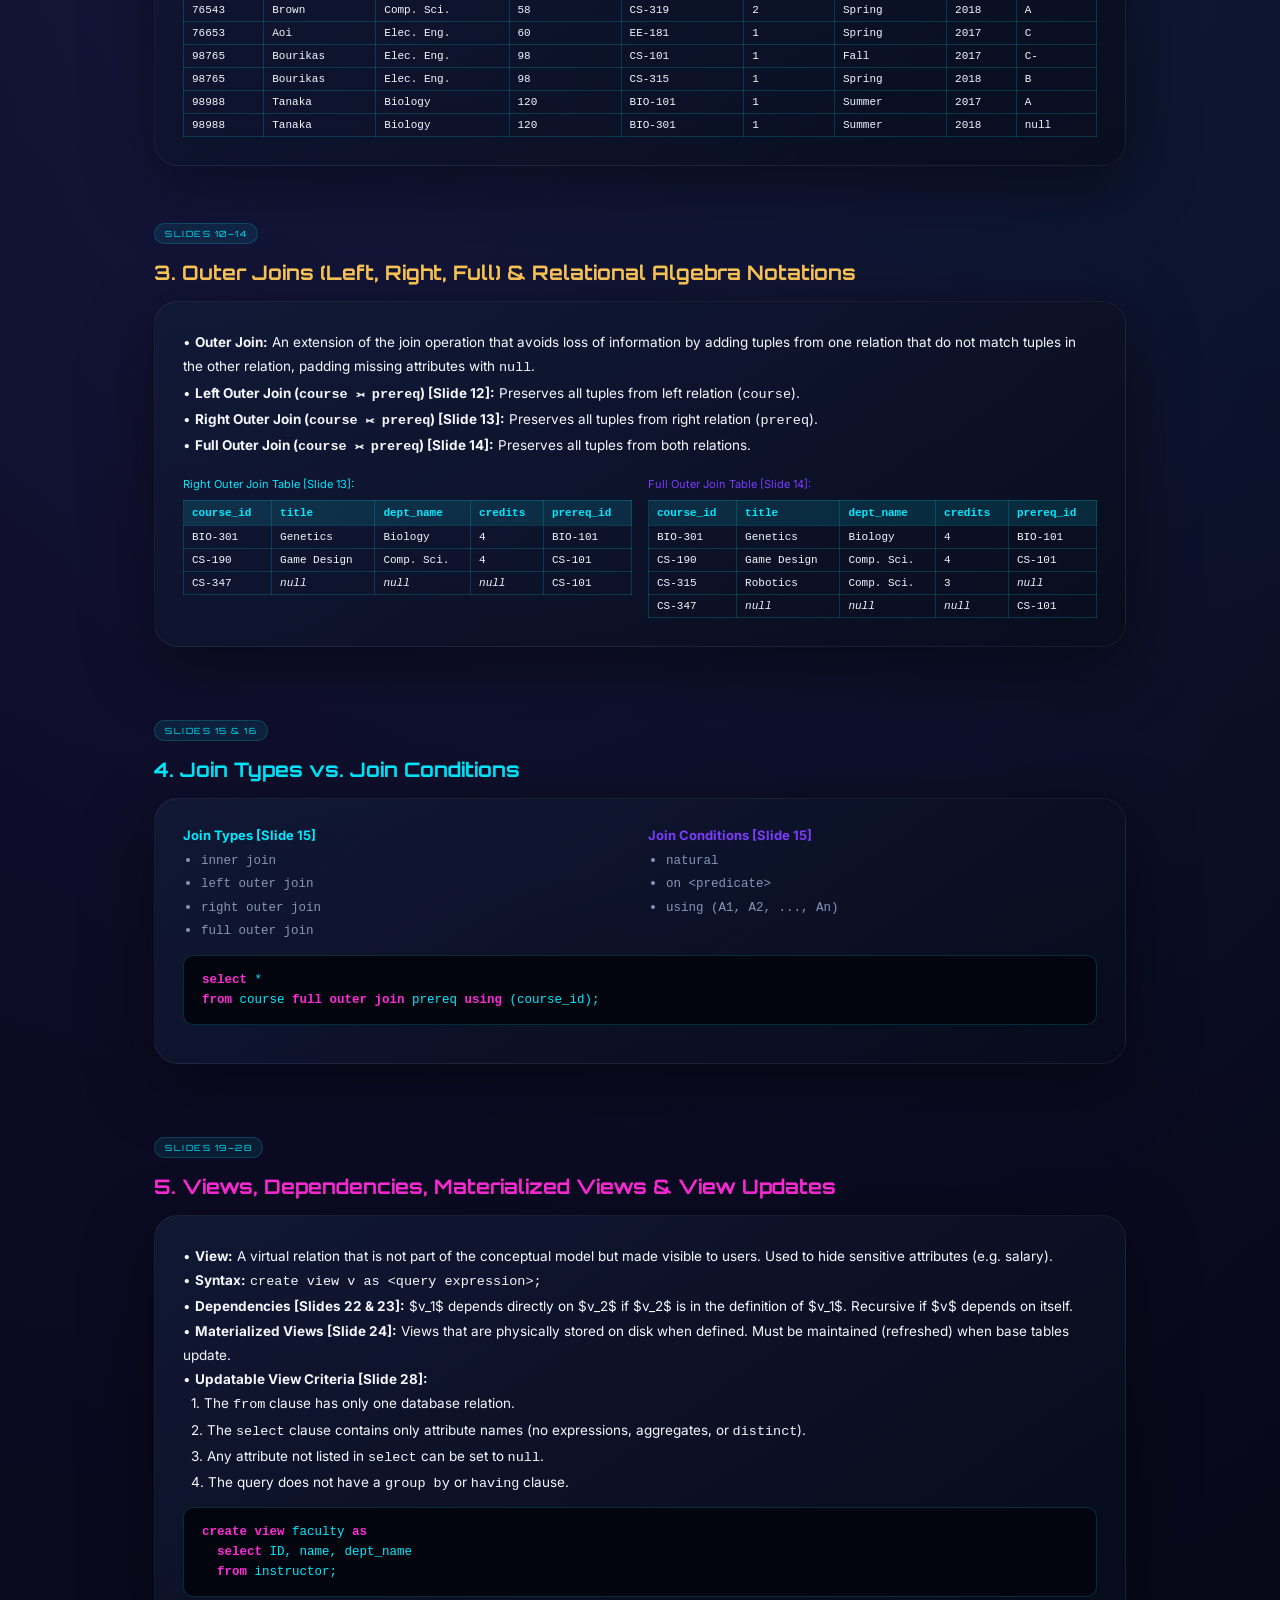
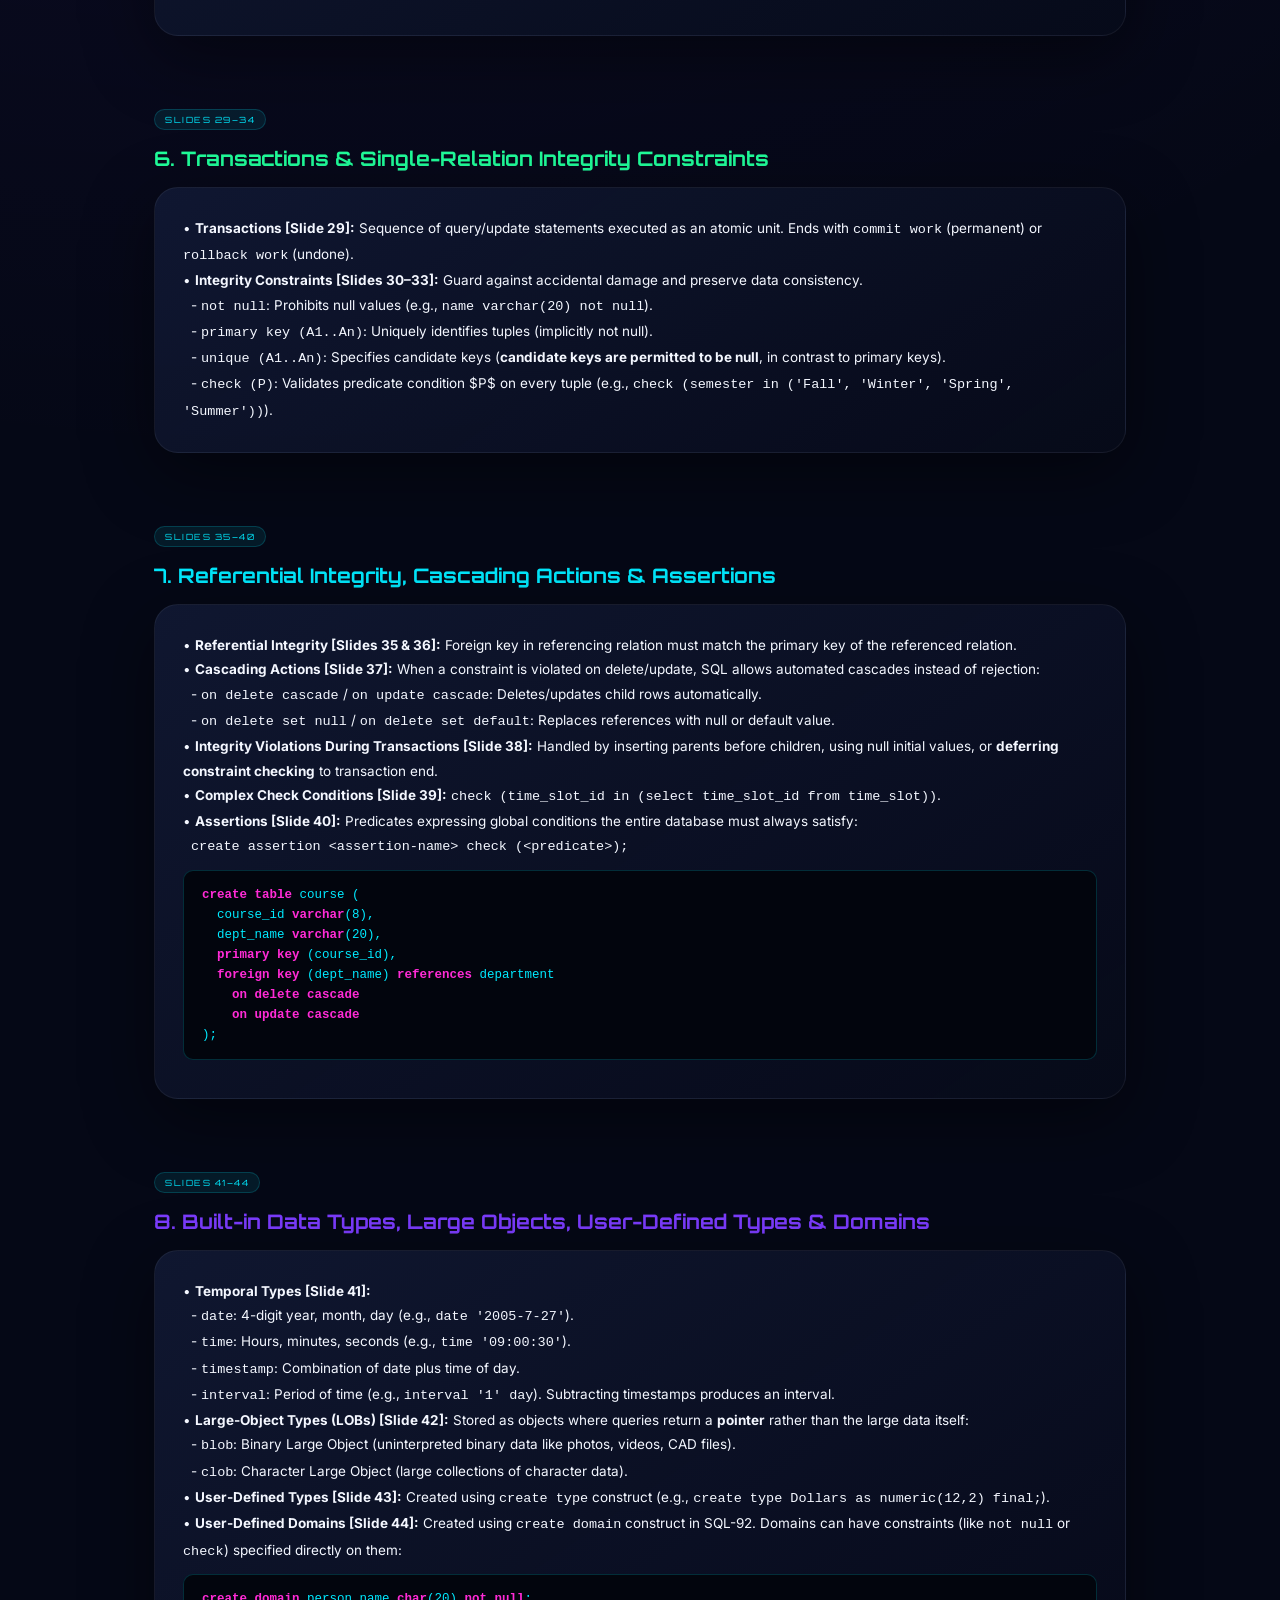
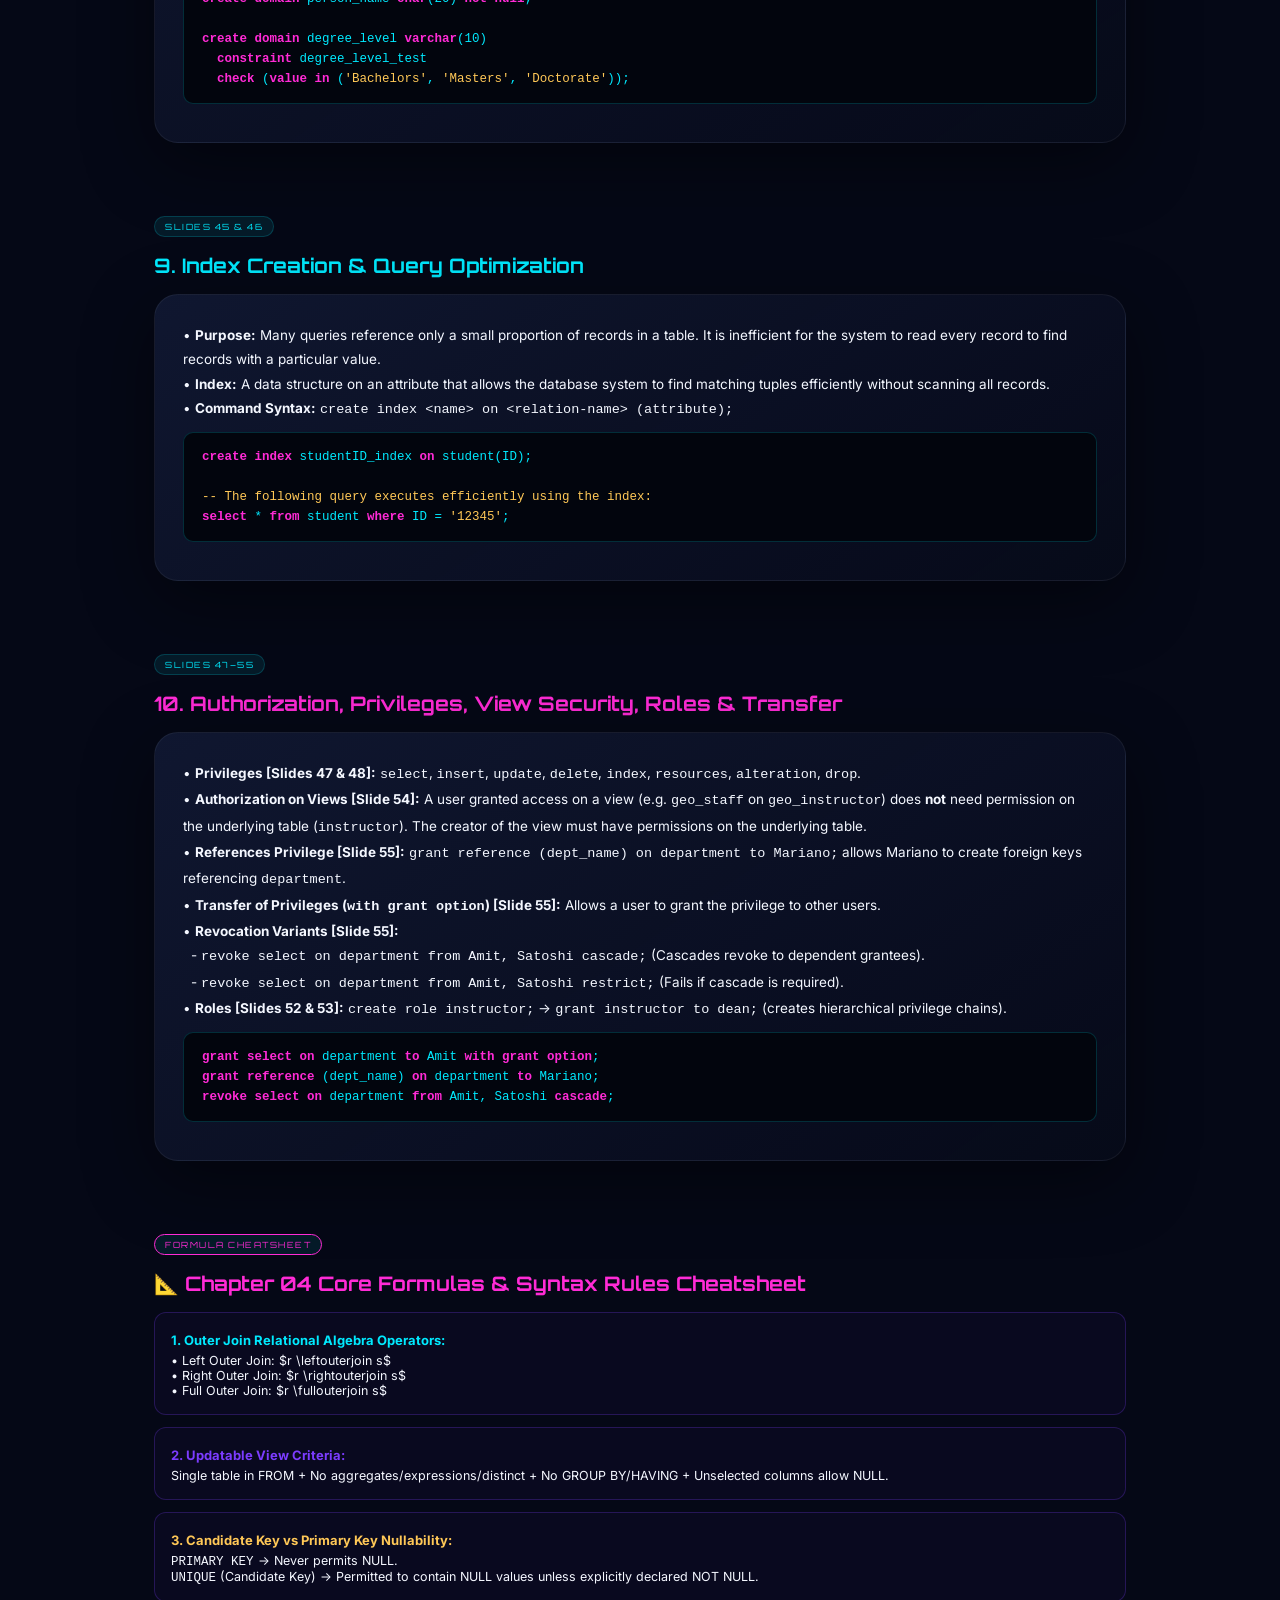
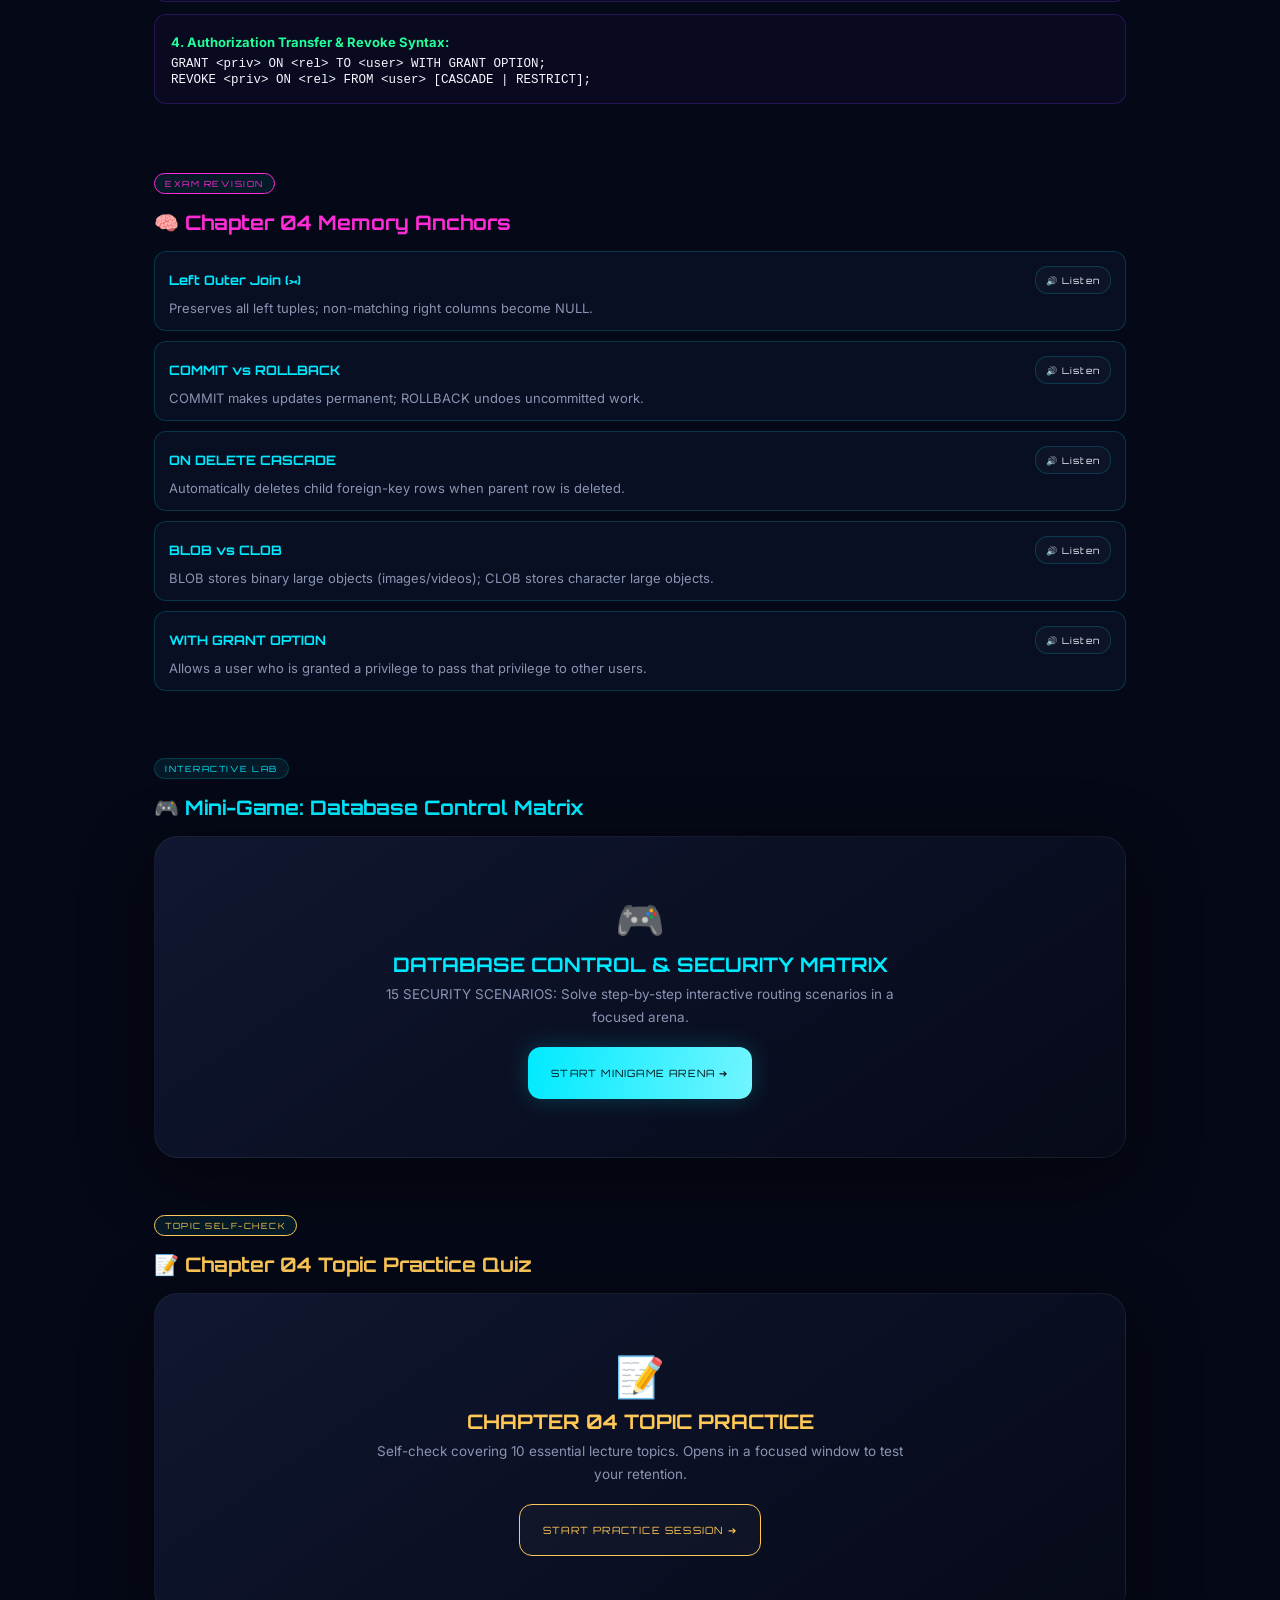
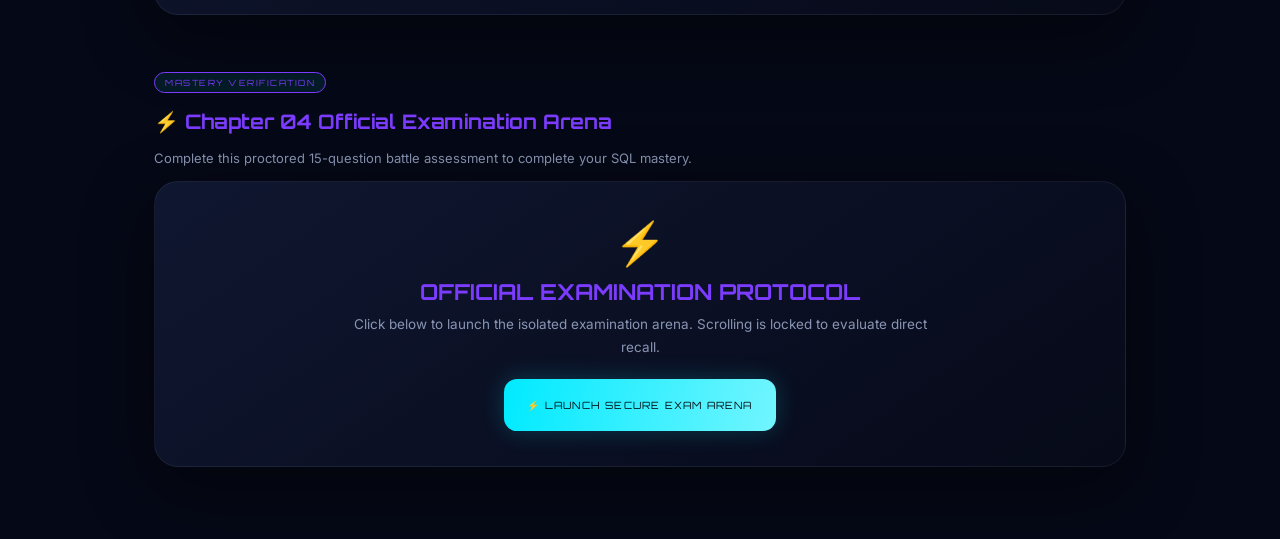
<file: chapter4.html>
<!DOCTYPE html>
<html lang="en">
<head>
    <meta charset="UTF-8">
    <meta name="viewport" content="width=device-width, initial-scale=1.0">
    <title>Chapter 04: Intermediate SQL | DBMS NEXUS</title>
    <link rel="preconnect" href="https://fonts.googleapis.com">
    <link rel="preconnect" href="https://fonts.gstatic.com" crossorigin>
    <link href="https://fonts.googleapis.com/css2?family=Orbitron:wght@400;600;700;800&family=Inter:wght@400;500;600;700&display=swap" rel="stylesheet">
    <link rel="stylesheet" href="style.css">
    <style>
        .sql-code-block {
            background: #02050d;
            border: 1px solid var(--border);
            border-radius: 10px;
            padding: 14px 18px;
            font-family: monospace;
            font-size: 12.5px;
            color: var(--primary);
            line-height: 1.6;
            margin: 10px 0;
            overflow-x: auto;
        }
        .sql-code-block b {
            color: #ff2bd6;
        }
        .sql-code-block i {
            color: #ffc857;
            font-style: normal;
        }
        .topic-pill {
            display: inline-block;
            padding: 4px 10px;
            border-radius: 50px;
            background: rgba(0, 234, 255, 0.08);
            border: 1px solid var(--border);
            color: var(--primary);
            font-family: var(--font-tech);
            font-size: 8.5px;
            letter-spacing: 1.5px;
            margin-bottom: 8px;
        }
        .formula-card {
            background: rgba(124, 60, 255, 0.04);
            border: 1px solid rgba(124, 60, 255, 0.25);
            border-radius: 12px;
            padding: 16px;
            margin-bottom: 12px;
        }
        .data-table {
            width: 100%;
            border-collapse: collapse;
            font-size: 11px;
            font-family: monospace;
            border: 1px solid var(--border);
            margin-top: 8px;
        }
        .data-table th {
            background: rgba(0, 234, 255, 0.12);
            color: var(--primary);
            border: 1px solid var(--border);
            padding: 6px 8px;
            text-align: left;
        }
        .data-table td {
            border: 1px solid var(--border);
            padding: 5px 8px;
            color: var(--text);
        }
    </style>
</head>
<body data-chapter-id="4">

    <div class="background-effects">
        <div class="grid-background"></div>
        <div class="orb orb-two"></div>
        <div class="orb orb-three"></div>
    </div>

    <header class="navbar">
        <a href="index.html" class="brand">
            <div class="brand-logo"><span>DB</span></div>
            <div class="brand-text"><strong>DBMS</strong><span>NEXUS</span></div>
        </a>
        <div style="display: flex; gap: 12px; align-items: center;">
            <a href="chapter3.html" class="secondary-button" style="min-height: 38px; padding: 0 16px;">← CH 03</a>
            <a href="index.html" class="secondary-button" style="min-height: 38px; padding: 0 16px;">CORE</a>
            <a href="index.html" class="primary-button" style="min-height: 38px; padding: 0 16px;">CORE MENU →</a>
        </div>
    </header>

    <main style="max-width: 1100px; margin: 120px auto 80px; padding: 0 5%;" class="chapter-hero">
        
        <div class="section-heading" style="text-align: left; margin-bottom: 40px;">
            <span class="section-label">CURRICULUM PROTOCOL // MODULE 04 (SLIDES 01–55 COMPLETE)</span>
            <h1 style="font-family: var(--font-tech); font-size: clamp(30px, 4vw, 52px); margin: 12px 0; color: #fff;">
                CHAPTER 4: <strong style="color: var(--primary);">INTERMEDIATE SQL</strong>
            </h1>
            <p style="color: var(--muted); font-size: 15px; max-width: 850px; line-height: 1.8;">
                Exhaustive syllabus covering Chapter 4 (Slides 1–55): Joined Relations (Natural Join, Inner Join, Left/Right/Full Outer Joins), Join Types vs. Conditions (<code>natural</code>, <code>on &lt;predicate&gt;</code>, <code>using</code>), View Management (Virtual Relations, View Definitions, Parameterized Views, Dependent &amp; Recursive Views, Materialized Views), View Updatability Constraints, SQL Transactions (ACID, Commit/Rollback, Atomicity &amp; Isolation), Single-Relation Integrity Constraints (Not Null, Primary Key, Unique, Check), Referential Integrity (Foreign Keys, Cascading Actions: <code>cascade</code>, <code>set null</code>, <code>set default</code>), Constraint Violations &amp; Deferred Checking during Transactions, Complex Check Predicates with Subqueries, Assertions (<code>create assertion</code>), Built-in Temporal Types (<code>date</code>, <code>time</code>, <code>timestamp</code>, <code>interval</code>), Large-Object Types (<code>blob</code>, <code>clob</code>), User-Defined Types (<code>create type</code>), User-Defined Domains (<code>create domain</code>), Index Creation (<code>create index</code>), and Advanced Database Authorization (Privileges, View Authorization, References Privilege, <code>with grant option</code>, Cascading/Restricted Revocation, and Role Hierarchies).
            </p>
        </div>

        <!-- SECTION 1: JOIN EXPRESSIONS OVERVIEW -->
        <section style="padding: 20px 0 35px;">
            <span class="topic-pill">SLIDES 02–05</span>
            <h2 style="font-family: var(--font-tech); font-size: 20px; margin: 8px 0 16px; color: var(--primary);">
                1. Joined Relations &amp; Natural Join
            </h2>
            <div class="feature-card" style="margin-bottom: 16px;">
                <p style="font-size: 13.5px; color: var(--text); line-height: 1.8;">
                    • <b>Join Operations:</b> Take two relations and return another relation as a result.<br>
                    • <b>Natural Join:</b> Matches tuples with the same values for all common attributes and retains only one copy of each common column.<br>
                    • <b>Multi-Table Natural Joins:</b> Sequential evaluation syntax: <code>select A1, A2, ... from r1 natural join r2 natural join .. natural join rn where P;</code>
                </p>
                <div class="sql-code-block">
<b>select</b> name, course_id<br>
<b>from</b> student <b>natural join</b> takes;
                </div>
            </div>
        </section>

        <!-- SECTION 2: STUDENT NATURAL JOIN TAKES TABLE -->
        <section style="padding: 20px 0 35px;">
            <span class="topic-pill">SLIDES 06 &amp; 07</span>
            <h2 style="font-family: var(--font-tech); font-size: 20px; margin: 8px 0 16px; color: var(--secondary);">
                2. Relation Tables: student, takes &amp; Result of student natural join takes
            </h2>
            <div style="overflow-x: auto;" class="feature-card">
                <span style="font-size: 11px; color: var(--primary); display: block; margin-bottom: 8px;">Result Table: student natural join takes [Slide 07]</span>
                <table class="data-table">
                    <tr><th>ID</th><th>name</th><th>dept_name</th><th>tot_cred</th><th>course_id</th><th>sec_id</th><th>semester</th><th>year</th><th>grade</th></tr>
                    <tr><td>00128</td><td>Zhang</td><td>Comp. Sci.</td><td>102</td><td>CS-101</td><td>1</td><td>Fall</td><td>2017</td><td>A</td></tr>
                    <tr><td>00128</td><td>Zhang</td><td>Comp. Sci.</td><td>102</td><td>CS-347</td><td>1</td><td>Fall</td><td>2017</td><td>A-</td></tr>
                    <tr><td>12345</td><td>Shankar</td><td>Comp. Sci.</td><td>32</td><td>CS-101</td><td>1</td><td>Fall</td><td>2017</td><td>C</td></tr>
                    <tr><td>12345</td><td>Shankar</td><td>Comp. Sci.</td><td>32</td><td>CS-190</td><td>2</td><td>Spring</td><td>2017</td><td>A</td></tr>
                    <tr><td>12345</td><td>Shankar</td><td>Comp. Sci.</td><td>32</td><td>CS-315</td><td>1</td><td>Spring</td><td>2018</td><td>A</td></tr>
                    <tr><td>12345</td><td>Shankar</td><td>Comp. Sci.</td><td>32</td><td>CS-347</td><td>1</td><td>Fall</td><td>2017</td><td>A</td></tr>
                    <tr><td>19991</td><td>Brandt</td><td>History</td><td>80</td><td>HIS-351</td><td>1</td><td>Spring</td><td>2018</td><td>B</td></tr>
                    <tr><td>23121</td><td>Chavez</td><td>Finance</td><td>110</td><td>FIN-201</td><td>1</td><td>Spring</td><td>2018</td><td>C+</td></tr>
                    <tr><td>44553</td><td>Peltier</td><td>Physics</td><td>56</td><td>PHY-101</td><td>1</td><td>Fall</td><td>2017</td><td>B-</td></tr>
                    <tr><td>45678</td><td>Levy</td><td>Physics</td><td>46</td><td>CS-101</td><td>1</td><td>Fall</td><td>2017</td><td>F</td></tr>
                    <tr><td>45678</td><td>Levy</td><td>Physics</td><td>46</td><td>CS-101</td><td>1</td><td>Spring</td><td>2018</td><td>B+</td></tr>
                    <tr><td>45678</td><td>Levy</td><td>Physics</td><td>46</td><td>CS-319</td><td>1</td><td>Spring</td><td>2018</td><td>B</td></tr>
                    <tr><td>54321</td><td>Williams</td><td>Comp. Sci.</td><td>54</td><td>CS-101</td><td>1</td><td>Fall</td><td>2017</td><td>A-</td></tr>
                    <tr><td>54321</td><td>Williams</td><td>Comp. Sci.</td><td>54</td><td>CS-190</td><td>2</td><td>Spring</td><td>2017</td><td>B+</td></tr>
                    <tr><td>55739</td><td>Sanchez</td><td>Music</td><td>38</td><td>MU-199</td><td>1</td><td>Spring</td><td>2018</td><td>A-</td></tr>
                    <tr><td>76543</td><td>Brown</td><td>Comp. Sci.</td><td>58</td><td>CS-101</td><td>1</td><td>Fall</td><td>2017</td><td>A</td></tr>
                    <tr><td>76543</td><td>Brown</td><td>Comp. Sci.</td><td>58</td><td>CS-319</td><td>2</td><td>Spring</td><td>2018</td><td>A</td></tr>
                    <tr><td>76653</td><td>Aoi</td><td>Elec. Eng.</td><td>60</td><td>EE-181</td><td>1</td><td>Spring</td><td>2017</td><td>C</td></tr>
                    <tr><td>98765</td><td>Bourikas</td><td>Elec. Eng.</td><td>98</td><td>CS-101</td><td>1</td><td>Fall</td><td>2017</td><td>C-</td></tr>
                    <tr><td>98765</td><td>Bourikas</td><td>Elec. Eng.</td><td>98</td><td>CS-315</td><td>1</td><td>Spring</td><td>2018</td><td>B</td></tr>
                    <tr><td>98988</td><td>Tanaka</td><td>Biology</td><td>120</td><td>BIO-101</td><td>1</td><td>Summer</td><td>2017</td><td>A</td></tr>
                    <tr><td>98988</td><td>Tanaka</td><td>Biology</td><td>120</td><td>BIO-301</td><td>1</td><td>Summer</td><td>2018</td><td>null</td></tr>
                </table>
            </div>
        </section>

        <!-- SECTION 3: OUTER JOINS (LEFT, RIGHT, FULL) -->
        <section style="padding: 20px 0 35px;">
            <span class="topic-pill">SLIDES 10–14</span>
            <h2 style="font-family: var(--font-tech); font-size: 20px; margin: 8px 0 16px; color: var(--warning);">
                3. Outer Joins (Left, Right, Full) &amp; Relational Algebra Notations
            </h2>
            <div class="feature-card" style="margin-bottom: 16px;">
                <p style="font-size: 13.5px; color: var(--text); line-height: 1.8;">
                    • <b>Outer Join:</b> An extension of the join operation that avoids loss of information by adding tuples from one relation that do not match tuples in the other relation, padding missing attributes with <code>null</code>.<br>
                    • <b>Left Outer Join (<code>course ⟕ prereq</code>) [Slide 12]:</b> Preserves all tuples from left relation (<code>course</code>).<br>
                    • <b>Right Outer Join (<code>course ⟖ prereq</code>) [Slide 13]:</b> Preserves all tuples from right relation (<code>prereq</code>).<br>
                    • <b>Full Outer Join (<code>course ⟗ prereq</code>) [Slide 14]:</b> Preserves all tuples from both relations.
                </p>

                <div style="display: grid; grid-template-columns: 1fr 1fr; gap: 16px; margin-top: 12px;">
                    <div>
                        <span style="font-size: 11px; color: var(--primary);">Right Outer Join Table [Slide 13]:</span>
                        <table class="data-table">
                            <tr><th>course_id</th><th>title</th><th>dept_name</th><th>credits</th><th>prereq_id</th></tr>
                            <tr><td>BIO-301</td><td>Genetics</td><td>Biology</td><td>4</td><td>BIO-101</td></tr>
                            <tr><td>CS-190</td><td>Game Design</td><td>Comp. Sci.</td><td>4</td><td>CS-101</td></tr>
                            <tr><td>CS-347</td><td><i>null</i></td><td><i>null</i></td><td><i>null</i></td><td>CS-101</td></tr>
                        </table>
                    </div>
                    <div>
                        <span style="font-size: 11px; color: var(--secondary);">Full Outer Join Table [Slide 14]:</span>
                        <table class="data-table">
                            <tr><th>course_id</th><th>title</th><th>dept_name</th><th>credits</th><th>prereq_id</th></tr>
                            <tr><td>BIO-301</td><td>Genetics</td><td>Biology</td><td>4</td><td>BIO-101</td></tr>
                            <tr><td>CS-190</td><td>Game Design</td><td>Comp. Sci.</td><td>4</td><td>CS-101</td></tr>
                            <tr><td>CS-315</td><td>Robotics</td><td>Comp. Sci.</td><td>3</td><td><i>null</i></td></tr>
                            <tr><td>CS-347</td><td><i>null</i></td><td><i>null</i></td><td><i>null</i></td><td>CS-101</td></tr>
                        </table>
                    </div>
                </div>
            </div>
        </section>

        <!-- SECTION 4: JOIN TYPES & JOIN CONDITIONS -->
        <section style="padding: 20px 0 35px;">
            <span class="topic-pill">SLIDES 15 &amp; 16</span>
            <h2 style="font-family: var(--font-tech); font-size: 20px; margin: 8px 0 16px; color: var(--primary);">
                4. Join Types vs. Join Conditions
            </h2>
            <div class="feature-card" style="margin-bottom: 16px;">
                <div style="display: grid; grid-template-columns: 1fr 1fr; gap: 16px;">
                    <div>
                        <h4 style="color: var(--primary); font-size: 13px; margin-bottom: 6px;">Join Types [Slide 15]</h4>
                        <ul style="font-size: 12.5px; color: var(--muted); line-height: 1.8; padding-left: 18px;">
                            <li><code>inner join</code></li>
                            <li><code>left outer join</code></li>
                            <li><code>right outer join</code></li>
                            <li><code>full outer join</code></li>
                        </ul>
                    </div>
                    <div>
                        <h4 style="color: var(--secondary); font-size: 13px; margin-bottom: 6px;">Join Conditions [Slide 15]</h4>
                        <ul style="font-size: 12.5px; color: var(--muted); line-height: 1.8; padding-left: 18px;">
                            <li><code>natural</code></li>
                            <li><code>on &lt;predicate&gt;</code></li>
                            <li><code>using (A1, A2, ..., An)</code></li>
                        </ul>
                    </div>
                </div>
                <div class="sql-code-block" style="margin-top: 12px;">
<b>select</b> *<br>
<b>from</b> course <b>full outer join</b> prereq <b>using</b> (course_id);
                </div>
            </div>
        </section>

        <!-- SECTION 5: VIEWS, MATERIALIZED VIEWS & UPDATABILITY -->
        <section style="padding: 20px 0 35px;">
            <span class="topic-pill">SLIDES 19–28</span>
            <h2 style="font-family: var(--font-tech); font-size: 20px; margin: 8px 0 16px; color: var(--accent);">
                5. Views, Dependencies, Materialized Views &amp; View Updates
            </h2>
            <div class="feature-card" style="margin-bottom: 16px;">
                <p style="font-size: 13.5px; color: var(--text); line-height: 1.8;">
                    • <b>View:</b> A virtual relation that is not part of the conceptual model but made visible to users. Used to hide sensitive attributes (e.g. salary).<br>
                    • <b>Syntax:</b> <code>create view v as &lt;query expression&gt;;</code><br>
                    • <b>Dependencies [Slides 22 &amp; 23]:</b> $v_1$ depends directly on $v_2$ if $v_2$ is in the definition of $v_1$. Recursive if $v$ depends on itself.<br>
                    • <b>Materialized Views [Slide 24]:</b> Views that are physically stored on disk when defined. Must be maintained (refreshed) when base tables update.<br>
                    • <b>Updatable View Criteria [Slide 28]:</b><br>
                    &nbsp;&nbsp;1. The <code>from</code> clause has only one database relation.<br>
                    &nbsp;&nbsp;2. The <code>select</code> clause contains only attribute names (no expressions, aggregates, or <code>distinct</code>).<br>
                    &nbsp;&nbsp;3. Any attribute not listed in <code>select</code> can be set to <code>null</code>.<br>
                    &nbsp;&nbsp;4. The query does not have a <code>group by</code> or <code>having</code> clause.
                </p>
                <div class="sql-code-block">
<b>create view</b> faculty <b>as</b><br>
&nbsp;&nbsp;<b>select</b> ID, name, dept_name<br>
&nbsp;&nbsp;<b>from</b> instructor;
                </div>
            </div>
        </section>

        <!-- SECTION 6: TRANSACTIONS & SINGLE-RELATION CONSTRAINTS -->
        <section style="padding: 20px 0 35px;">
            <span class="topic-pill">SLIDES 29–34</span>
            <h2 style="font-family: var(--font-tech); font-size: 20px; margin: 8px 0 16px; color: var(--success);">
                6. Transactions &amp; Single-Relation Integrity Constraints
            </h2>
            <div class="feature-card" style="margin-bottom: 16px;">
                <p style="font-size: 13.5px; color: var(--text); line-height: 1.8;">
                    • <b>Transactions [Slide 29]:</b> Sequence of query/update statements executed as an atomic unit. Ends with <code>commit work</code> (permanent) or <code>rollback work</code> (undone).<br>
                    • <b>Integrity Constraints [Slides 30–33]:</b> Guard against accidental damage and preserve data consistency.<br>
                    &nbsp;&nbsp;- <code>not null</code>: Prohibits null values (e.g., <code>name varchar(20) not null</code>).<br>
                    &nbsp;&nbsp;- <code>primary key (A1..An)</code>: Uniquely identifies tuples (implicitly not null).<br>
                    &nbsp;&nbsp;- <code>unique (A1..An)</code>: Specifies candidate keys (<b>candidate keys are permitted to be null</b>, in contrast to primary keys).<br>
                    &nbsp;&nbsp;- <code>check (P)</code>: Validates predicate condition $P$ on every tuple (e.g., <code>check (semester in ('Fall', 'Winter', 'Spring', 'Summer'))</code>).
                </p>
            </div>
        </section>

        <!-- SECTION 7: REFERENTIAL INTEGRITY, CASCADING & ADVANCED CONSTRAINTS -->
        <section style="padding: 20px 0 35px;">
            <span class="topic-pill">SLIDES 35–40</span>
            <h2 style="font-family: var(--font-tech); font-size: 20px; margin: 8px 0 16px; color: var(--primary);">
                7. Referential Integrity, Cascading Actions &amp; Assertions
            </h2>
            <div class="feature-card" style="margin-bottom: 16px;">
                <p style="font-size: 13.5px; color: var(--text); line-height: 1.8;">
                    • <b>Referential Integrity [Slides 35 &amp; 36]:</b> Foreign key in referencing relation must match the primary key of the referenced relation.<br>
                    • <b>Cascading Actions [Slide 37]:</b> When a constraint is violated on delete/update, SQL allows automated cascades instead of rejection:<br>
                    &nbsp;&nbsp;- <code>on delete cascade</code> / <code>on update cascade</code>: Deletes/updates child rows automatically.<br>
                    &nbsp;&nbsp;- <code>on delete set null</code> / <code>on delete set default</code>: Replaces references with null or default value.<br>
                    • <b>Integrity Violations During Transactions [Slide 38]:</b> Handled by inserting parents before children, using null initial values, or <b>deferring constraint checking</b> to transaction end.<br>
                    • <b>Complex Check Conditions [Slide 39]:</b> <code>check (time_slot_id in (select time_slot_id from time_slot))</code>.<br>
                    • <b>Assertions [Slide 40]:</b> Predicates expressing global conditions the entire database must always satisfy:<br>
                    &nbsp;&nbsp;<code>create assertion &lt;assertion-name&gt; check (&lt;predicate&gt;);</code>
                </p>
                <div class="sql-code-block">
<b>create table</b> course (<br>
&nbsp;&nbsp;course_id <b>varchar</b>(8),<br>
&nbsp;&nbsp;dept_name <b>varchar</b>(20),<br>
&nbsp;&nbsp;<b>primary key</b> (course_id),<br>
&nbsp;&nbsp;<b>foreign key</b> (dept_name) <b>references</b> department<br>
&nbsp;&nbsp;&nbsp;&nbsp;<b>on delete cascade</b><br>
&nbsp;&nbsp;&nbsp;&nbsp;<b>on update cascade</b><br>
);
                </div>
            </div>
        </section>

        <!-- SECTION 8: BUILT-IN TEMPORAL, LARGE-OBJECT & USER-DEFINED TYPES -->
        <section style="padding: 20px 0 35px;">
            <span class="topic-pill">SLIDES 41–44</span>
            <h2 style="font-family: var(--font-tech); font-size: 20px; margin: 8px 0 16px; color: var(--secondary);">
                8. Built-in Data Types, Large Objects, User-Defined Types &amp; Domains
            </h2>
            <div class="feature-card" style="margin-bottom: 16px;">
                <p style="font-size: 13.5px; color: var(--text); line-height: 1.8;">
                    • <b>Temporal Types [Slide 41]:</b><br>
                    &nbsp;&nbsp;- <code>date</code>: 4-digit year, month, day (e.g., <code>date '2005-7-27'</code>).<br>
                    &nbsp;&nbsp;- <code>time</code>: Hours, minutes, seconds (e.g., <code>time '09:00:30'</code>).<br>
                    &nbsp;&nbsp;- <code>timestamp</code>: Combination of date plus time of day.<br>
                    &nbsp;&nbsp;- <code>interval</code>: Period of time (e.g., <code>interval '1' day</code>). Subtracting timestamps produces an interval.<br>
                    • <b>Large-Object Types (LOBs) [Slide 42]:</b> Stored as objects where queries return a <b>pointer</b> rather than the large data itself:<br>
                    &nbsp;&nbsp;- <code>blob</code>: Binary Large Object (uninterpreted binary data like photos, videos, CAD files).<br>
                    &nbsp;&nbsp;- <code>clob</code>: Character Large Object (large collections of character data).<br>
                    • <b>User-Defined Types [Slide 43]:</b> Created using <code>create type</code> construct (e.g., <code>create type Dollars as numeric(12,2) final;</code>).<br>
                    • <b>User-Defined Domains [Slide 44]:</b> Created using <code>create domain</code> construct in SQL-92. Domains can have constraints (like <code>not null</code> or <code>check</code>) specified directly on them:
                </p>
                <div class="sql-code-block">
<b>create domain</b> person_name <b>char</b>(20) <b>not null</b>;<br><br>
<b>create domain</b> degree_level <b>varchar</b>(10)<br>
&nbsp;&nbsp;<b>constraint</b> degree_level_test<br>
&nbsp;&nbsp;<b>check</b> (<b>value in</b> (<i>'Bachelors'</i>, <i>'Masters'</i>, <i>'Doctorate'</i>));
                </div>
            </div>
        </section>

        <!-- SECTION 9: INDEX CREATION & OPTIMIZATION -->
        <section style="padding: 20px 0 35px;">
            <span class="topic-pill">SLIDES 45 &amp; 46</span>
            <h2 style="font-family: var(--font-tech); font-size: 20px; margin: 8px 0 16px; color: var(--primary);">
                9. Index Creation &amp; Query Optimization
            </h2>
            <div class="feature-card" style="margin-bottom: 16px;">
                <p style="font-size: 13.5px; color: var(--text); line-height: 1.8;">
                    • <b>Purpose:</b> Many queries reference only a small proportion of records in a table. It is inefficient for the system to read every record to find records with a particular value.<br>
                    • <b>Index:</b> A data structure on an attribute that allows the database system to find matching tuples efficiently without scanning all records.<br>
                    • <b>Command Syntax:</b> <code>create index &lt;name&gt; on &lt;relation-name&gt; (attribute);</code>
                </p>
                <div class="sql-code-block">
<b>create index</b> studentID_index <b>on</b> student(ID);<br><br>
<i>-- The following query executes efficiently using the index:</i><br>
<b>select</b> * <b>from</b> student <b>where</b> ID = <i>'12345'</i>;
                </div>
            </div>
        </section>

        <!-- SECTION 10: AUTHORIZATION, PRIVILEGES, VIEWS & ROLES -->
        <section style="padding: 20px 0 35px;">
            <span class="topic-pill">SLIDES 47–55</span>
            <h2 style="font-family: var(--font-tech); font-size: 20px; margin: 8px 0 16px; color: var(--accent);">
                10. Authorization, Privileges, View Security, Roles &amp; Transfer
            </h2>
            <div class="feature-card" style="margin-bottom: 16px;">
                <p style="font-size: 13.5px; color: var(--text); line-height: 1.8;">
                    • <b>Privileges [Slides 47 &amp; 48]:</b> <code>select</code>, <code>insert</code>, <code>update</code>, <code>delete</code>, <code>index</code>, <code>resources</code>, <code>alteration</code>, <code>drop</code>.<br>
                    • <b>Authorization on Views [Slide 54]:</b> A user granted access on a view (e.g. <code>geo_staff</code> on <code>geo_instructor</code>) does <b>not</b> need permission on the underlying table (<code>instructor</code>). The creator of the view must have permissions on the underlying table.<br>
                    • <b>References Privilege [Slide 55]:</b> <code>grant reference (dept_name) on department to Mariano;</code> allows Mariano to create foreign keys referencing <code>department</code>.<br>
                    • <b>Transfer of Privileges (<code>with grant option</code>) [Slide 55]:</b> Allows a user to grant the privilege to other users.<br>
                    • <b>Revocation Variants [Slide 55]:</b><br>
                    &nbsp;&nbsp;- <code>revoke select on department from Amit, Satoshi cascade;</code> (Cascades revoke to dependent grantees).<br>
                    &nbsp;&nbsp;- <code>revoke select on department from Amit, Satoshi restrict;</code> (Fails if cascade is required).<br>
                    • <b>Roles [Slides 52 &amp; 53]:</b> <code>create role instructor;</code> &rarr; <code>grant instructor to dean;</code> (creates hierarchical privilege chains).
                </p>
                <div class="sql-code-block">
<b>grant select on</b> department <b>to</b> Amit <b>with grant option</b>;<br>
<b>grant reference</b> (dept_name) <b>on</b> department <b>to</b> Mariano;<br>
<b>revoke select on</b> department <b>from</b> Amit, Satoshi <b>cascade</b>;
                </div>
            </div>
        </section>

        <!-- SECTION 11: FORMULA CHEATSHEET -->
        <section style="padding: 20px 0 35px;">
            <span class="topic-pill" style="border-color: var(--accent); color: var(--accent);">FORMULA CHEATSHEET</span>
            <h2 style="font-family: var(--font-tech); font-size: 20px; margin: 8px 0 16px; color: var(--accent);">
                📐 Chapter 04 Core Formulas &amp; Syntax Rules Cheatsheet
            </h2>
            <div class="formula-card">
                <strong style="color: var(--primary); font-size: 13px;">1. Outer Join Relational Algebra Operators:</strong>
                <p style="font-size: 12.5px; color: var(--text); margin-top: 4px;">
                    • Left Outer Join: $r \leftouterjoin s$<br>
                    • Right Outer Join: $r \rightouterjoin s$<br>
                    • Full Outer Join: $r \fullouterjoin s$
                </p>
            </div>
            <div class="formula-card">
                <strong style="color: var(--secondary); font-size: 13px;">2. Updatable View Criteria:</strong>
                <p style="font-size: 12.5px; color: var(--text); margin-top: 4px;">
                    Single table in FROM + No aggregates/expressions/distinct + No GROUP BY/HAVING + Unselected columns allow NULL.
                </p>
            </div>
            <div class="formula-card">
                <strong style="color: var(--warning); font-size: 13px;">3. Candidate Key vs Primary Key Nullability:</strong>
                <p style="font-size: 12.5px; color: var(--text); margin-top: 4px;">
                    <code>PRIMARY KEY</code> &rarr; Never permits NULL.<br>
                    <code>UNIQUE</code> (Candidate Key) &rarr; Permitted to contain NULL values unless explicitly declared NOT NULL.
                </p>
            </div>
            <div class="formula-card">
                <strong style="color: var(--success); font-size: 13px;">4. Authorization Transfer &amp; Revoke Syntax:</strong>
                <p style="font-size: 12.5px; color: var(--text); margin-top: 4px;">
                    <code>GRANT &lt;priv&gt; ON &lt;rel&gt; TO &lt;user&gt; WITH GRANT OPTION;</code><br>
                    <code>REVOKE &lt;priv&gt; ON &lt;rel&gt; FROM &lt;user&gt; [CASCADE | RESTRICT];</code>
                </p>
            </div>
        </section>

        <!-- SECTION 12: MEMORY ANCHORS -->
        <section style="padding: 20px 0 35px;">
            <span class="topic-pill" style="border-color: var(--accent); color: var(--accent);">EXAM REVISION</span>
            <h2 style="font-family: var(--font-tech); font-size: 20px; margin: 8px 0 16px; color: var(--accent);">
                🧠 Chapter 04 Memory Anchors
            </h2>
            <div id="memoryKeywordsDeck"></div>
        </section>

        <!-- SECTION 13: INTERACTIVE MINIGAME -->
        <section style="padding: 20px 0 35px;">
            <span class="topic-pill">INTERACTIVE LAB</span>
            <h2 style="font-family: var(--font-tech); font-size: 20px; margin: 8px 0 16px; color: var(--primary);">
                🎮 Mini-Game: Database Control Matrix
            </h2>
            <div class="feature-card" id="chapterGameArea"></div>
        </section>

        <!-- SECTION 14: TOPIC PRACTICE QUIZ -->
        <section style="padding: 20px 0 35px;">
            <span class="topic-pill" style="border-color: var(--warning); color: var(--warning);">TOPIC SELF-CHECK</span>
            <h2 style="font-family: var(--font-tech); font-size: 20px; margin: 8px 0 16px; color: var(--warning);">
                📝 Chapter 04 Topic Practice Quiz
            </h2>
            <div class="feature-card" id="practiceQuizArea"></div>
        </section>

        <!-- SECTION 15: OFFICIAL EXAMINATION ARENA -->
        <section style="padding: 20px 0 60px;">
            <span class="topic-pill" style="border-color: var(--secondary); color: var(--secondary);">MASTERY VERIFICATION</span>
            <h2 style="font-family: var(--font-tech); font-size: 20px; margin: 8px 0 16px; color: var(--secondary);">
                ⚡ Chapter 04 Official Examination Arena
            </h2>
            <p style="color: var(--muted); font-size: 13px; margin-bottom: 15px;">
                Complete this proctored 15-question battle assessment to complete your SQL mastery.
            </p>
            <div id="quizArena"></div>
        </section>

    </main>

    <div style="position: fixed; bottom: 25px; left: 25px; display: flex; gap: 10px; z-index: 999;">
        <select onchange="NexusVoice.setGender(this.value)" style="background: var(--panel); color: var(--primary); border: 1px solid var(--border); border-radius: 8px; padding: 6px 10px; font-family: var(--font-tech); font-size: 10px;">
            <option value="female">♀ Female Voice</option>
            <option value="male">♂ Male Voice</option>
        </select>
        <button onclick="document.getElementById('lensModal').classList.add('active')" class="secondary-button" style="min-height: 36px; padding: 0 12px; font-size: 10px;">📷 LENS</button>
    </div>

    <div class="modal-overlay" id="lensModal">
        <div class="lock-modal" style="width: min(550px, 95vw); text-align: left;">
            <button class="modal-close" onclick="document.getElementById('lensModal').classList.remove('active')">×</button>
            <span class="modal-label">NEXUS LENS</span>
            <h2 style="color: var(--primary); font-size: 20px;">📷 OPTICAL SCHEMA EXPLAINER</h2>
            <input type="file" id="lensUpload" accept="image/*" onchange="NexusLens.analyzeImage(this)" style="display: none;">
            <button onclick="document.getElementById('lensUpload').click()" class="primary-button" style="width: 100%; margin: 15px 0;">UPLOAD SCHEMA / SLIDE</button>
            <img id="lensPreviewImg" style="display: none; max-width: 100%; height: 160px; object-fit: contain; border-radius: 8px; margin-bottom: 10px;" />
            <div id="lensResultBox"></div>
        </div>
    </div>

    <div class="modal-overlay unlock-overlay" id="unlockModal">
        <div class="unlock-modal">
            <div class="unlock-energy"></div>
            <div class="unlock-lock">🔒</div>
            <h2 id="unlockTitle">DECRYPTING NEXT PROTOCOL...</h2>
            <div class="unlock-progress-track"><div class="unlock-progress-fill" id="unlockProgress"></div></div>
        </div>
    </div>

    <div class="toast" id="toast"><span id="toastIcon">✓</span><span id="toastMessage"></span></div>

    <script src="js/progress.js"></script>
    <script src="js/voice.js"></script>
    <script src="js/ai.js"></script>
    <script src="js/vision.js"></script>
    <script src="js/chapter.js"></script>
    <script src="js/practice.js"></script>
    <script src="js/quiz.js"></script>
    <script>
        document.addEventListener("DOMContentLoaded", () => {
            initChapter(4);
            initPracticeQuiz(4);
            renderQuiz(4);
        });
    </script>
</body>
</html>
</file>
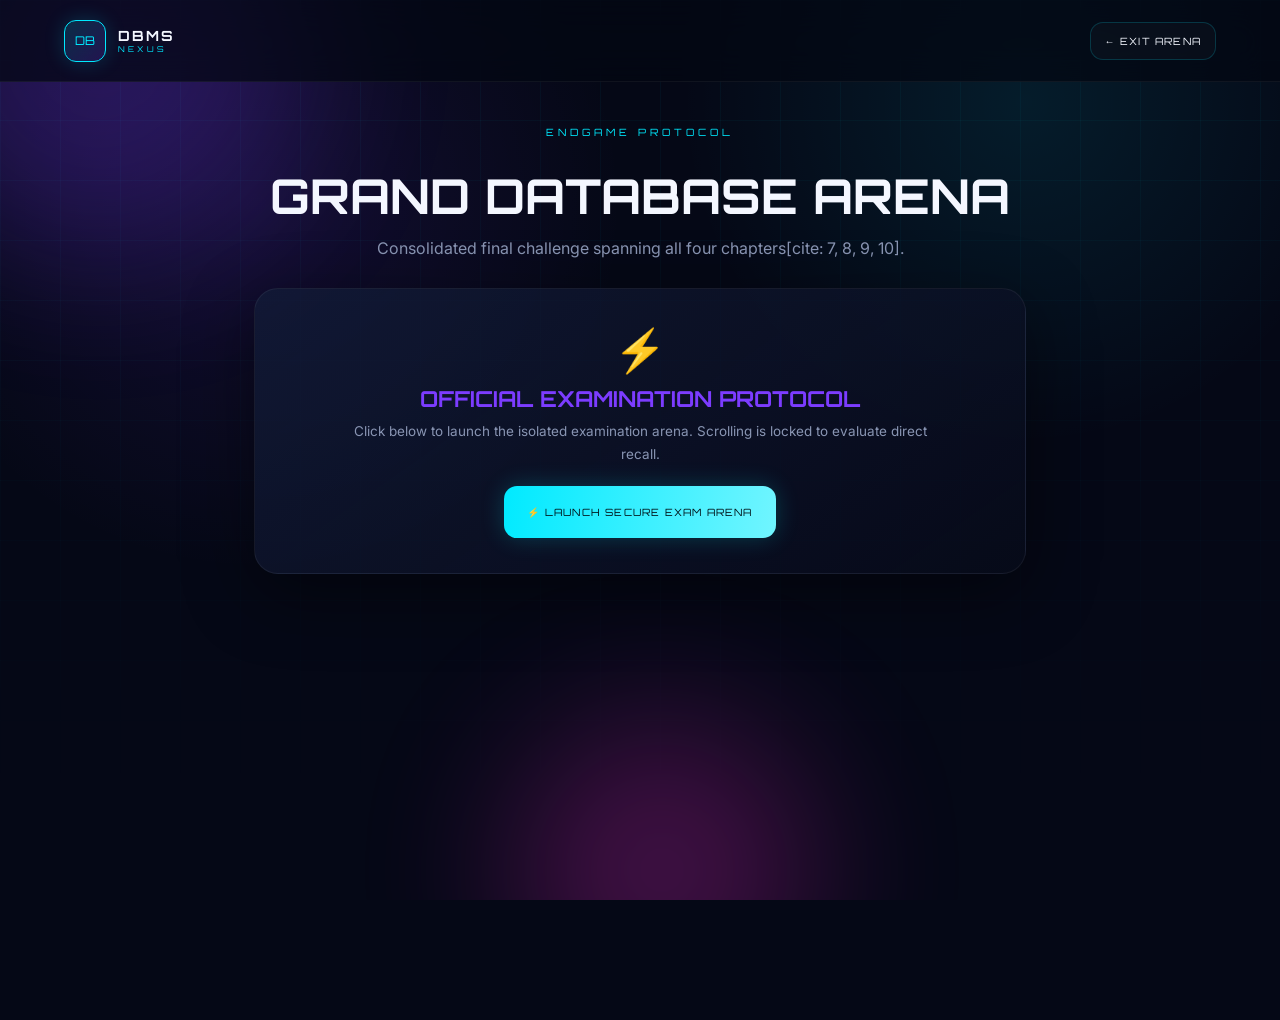
<file: final.html>
<!DOCTYPE html>
<html lang="en">
<head>
    <meta charset="UTF-8">
    <meta name="viewport" content="width=device-width, initial-scale=1.0">
    <title>Grand Arena | DBMS NEXUS</title>
    <link href="https://fonts.googleapis.com/css2?family=Orbitron:wght@400;700&family=Inter:wght@400;600&display=swap" rel="stylesheet">
    <link rel="stylesheet" href="style.css">
</head>
<body>
    <div class="background-effects">
        <div class="grid-background"></div>
        <div class="orb orb-one"></div>
        <div class="orb orb-three"></div>
    </div>

    <header class="navbar">
        <a href="index.html" class="brand">
            <div class="brand-logo"><span>DB</span></div>
            <div class="brand-text"><strong>DBMS</strong><span>NEXUS</span></div>
        </a>
        <a href="index.html" class="secondary-button" style="min-height: 38px; padding: 0 14px;">← EXIT ARENA</a>
    </header>

    <main style="max-width: 900px; margin: 120px auto; padding: 0 5%; text-align: center;">
        <span class="section-label">ENDGAME PROTOCOL</span>
        <h1 style="font-family: var(--font-tech); font-size: clamp(28px, 5vw, 48px); margin: 12px 0;">GRAND DATABASE ARENA</h1>
        <p style="color: var(--muted); margin-bottom: 30px;">Consolidated final challenge spanning all four chapters[cite: 7, 8, 9, 10].</p>
        
        <div id="quizArena" style="text-align: left;"></div>
    </main>

    <div class="toast" id="toast"><span id="toastIcon">✓</span><span id="toastMessage"></span></div>

    <script src="js/progress.js"></script>
    <script src="js/voice.js"></script>
    <script src="js/ai.js"></script>
    <script src="js/vision.js"></script>
    <script src="js/chapter.js"></script>
    <script src="js/quiz.js"></script>
    <script>
        document.addEventListener("DOMContentLoaded", () => {
            renderQuiz(0);
        });
    </script>
</body>
</html>
</file>
<file: style.css>
/* =========================================================
   DBMS NEXUS
   FUTURISTIC DATABASE LEARNING PLATFORM
   Created & Designed by SUJAN R | URK24CS1187
========================================================= */

:root {
    --bg: #050816;
    --bg-deep: #02040c;
    --panel: rgba(12, 18, 38, 0.82);
    --panel-light: rgba(20, 29, 55, 0.72);

    --primary: #00eaff;
    --secondary: #7c3cff;
    --accent: #ff2bd6;
    --success: #20ff9b;
    --warning: #ffc857;
    --danger: #ff496c;

    --text: #f4f7ff;
    --muted: #8995b3;

    --border: rgba(0, 234, 255, 0.18);

    --shadow:
        0 20px 70px rgba(0, 0, 0, 0.45);

    --glow:
        0 0 30px rgba(0, 234, 255, 0.25);

    --radius: 24px;

    --font-main: "Inter", sans-serif;
    --font-tech: "Orbitron", sans-serif;
}


/* =========================================================
   RESET
========================================================= */

* {
    margin: 0;
    padding: 0;
    box-sizing: border-box;
}

html {
    scroll-behavior: smooth;
}

body {
    min-height: 100vh;

    background:
        radial-gradient(
            circle at 20% 20%,
            rgba(124, 60, 255, 0.12),
            transparent 28%
        ),
        radial-gradient(
            circle at 80% 10%,
            rgba(0, 234, 255, 0.09),
            transparent 25%
        ),
        var(--bg);

    color: var(--text);

    font-family: var(--font-main);

    overflow-x: hidden;
}

button,
a {
    font-family: inherit;
}

button {
    border: none;
    cursor: pointer;
}

a {
    color: inherit;
    text-decoration: none;
}

::selection {
    background: var(--primary);
    color: #001016;
}


/* =========================================================
   BACKGROUND
========================================================= */

.background-effects {
    position: fixed;
    inset: 0;

    pointer-events: none;

    overflow: hidden;

    z-index: -10;
}

.grid-background {
    position: absolute;
    inset: 0;

    background-image:
        linear-gradient(
            rgba(0, 234, 255, 0.045) 1px,
            transparent 1px
        ),
        linear-gradient(
            90deg,
            rgba(0, 234, 255, 0.045) 1px,
            transparent 1px
        );

    background-size: 60px 60px;

    mask-image:
        linear-gradient(
            to bottom,
            black,
            transparent 90%
        );

    animation: gridMove 18s linear infinite;
}

@keyframes gridMove {

    from {
        transform: translateY(0);
    }

    to {
        transform: translateY(60px);
    }
}


.orb {
    position: absolute;

    border-radius: 50%;

    filter: blur(80px);

    opacity: 0.25;

    animation:
        orbFloat 10s ease-in-out infinite;
}

.orb-one {
    width: 400px;
    height: 400px;

    background: var(--secondary);

    top: -150px;
    left: -100px;
}

.orb-two {
    width: 350px;
    height: 350px;

    background: var(--primary);

    right: -120px;
    top: 30%;

    animation-delay: -4s;
}

.orb-three {
    width: 300px;
    height: 300px;

    background: var(--accent);

    bottom: -120px;
    left: 40%;

    animation-delay: -7s;
}

@keyframes orbFloat {

    0%,
    100% {
        transform: translate(0, 0) scale(1);
    }

    50% {
        transform: translate(30px, -30px) scale(1.1);
    }
}


/* =========================================================
   LOADING SCREEN
========================================================= */

.loading-screen {
    position: fixed;
    inset: 0;

    background: #02040c;

    z-index: 9999;

    display: flex;
    flex-direction: column;

    justify-content: center;
    align-items: center;

    gap: 30px;

    transition:
        opacity 0.8s ease,
        visibility 0.8s ease;
}

.loading-screen.hidden {
    opacity: 0;
    visibility: hidden;
}


.loader-core {
    width: 150px;
    height: 150px;

    position: relative;

    display: grid;
    place-items: center;
}

.loader-ring {
    position: absolute;

    border-radius: 50%;

    border: 1px solid transparent;
}

.ring-one {
    inset: 0;

    border-top-color: var(--primary);
    border-right-color: var(--primary);

    animation: spin 3s linear infinite;
}

.ring-two {
    inset: 18px;

    border-bottom-color: var(--secondary);
    border-left-color: var(--secondary);

    animation: spinReverse 2s linear infinite;
}

.ring-three {
    inset: 35px;

    border-top-color: var(--accent);

    animation: spin 1.5s linear infinite;
}

.loader-center {
    width: 65px;
    height: 65px;

    border-radius: 50%;

    background:
        radial-gradient(
            circle,
            rgba(0, 234, 255, 0.35),
            rgba(124, 60, 255, 0.12)
        );

    border: 1px solid var(--primary);

    box-shadow:
        0 0 25px rgba(0, 234, 255, 0.35),
        inset 0 0 20px rgba(0, 234, 255, 0.15);

    display: grid;
    place-items: center;

    font-family: var(--font-tech);

    color: var(--primary);
}

@keyframes spin {
    to {
        transform: rotate(360deg);
    }
}

@keyframes spinReverse {
    to {
        transform: rotate(-360deg);
    }
}

.loading-text {
    display: flex;
    flex-direction: column;

    text-align: center;

    gap: 7px;
}

.loading-text span {
    font-family: var(--font-tech);

    font-size: 11px;

    letter-spacing: 4px;

    color: var(--primary);
}

.loading-text strong {
    font-family: var(--font-tech);

    font-size: 25px;

    letter-spacing: 3px;
}

.loading-text small {
    color: var(--muted);

    letter-spacing: 2px;
}

.loading-progress {
    width: min(300px, 70vw);

    height: 3px;

    background: rgba(255, 255, 255, 0.08);

    overflow: hidden;
}

.loading-progress div {
    width: 0%;
    height: 100%;

    background:
        linear-gradient(
            90deg,
            var(--secondary),
            var(--primary),
            var(--accent)
        );

    box-shadow:
        0 0 20px var(--primary);

    transition: width 0.2s ease;
}


/* =========================================================
   NAVBAR
========================================================= */

.navbar {
    position: fixed;

    top: 0;
    left: 0;
    right: 0;

    height: 82px;

    padding: 0 5%;

    display: flex;
    align-items: center;
    justify-content: space-between;

    background: rgba(3, 7, 18, 0.72);

    backdrop-filter: blur(18px);

    border-bottom: 1px solid rgba(255, 255, 255, 0.05);

    z-index: 1000;
}

.brand {
    display: flex;
    align-items: center;

    gap: 12px;
}

.brand-logo {
    width: 42px;
    height: 42px;

    border-radius: 12px;

    display: grid;
    place-items: center;

    border: 1px solid var(--primary);

    background:
        linear-gradient(
            135deg,
            rgba(0, 234, 255, 0.16),
            rgba(124, 60, 255, 0.2)
        );

    box-shadow:
        0 0 20px rgba(0, 234, 255, 0.18);

    font-family: var(--font-tech);

    font-size: 12px;

    color: var(--primary);
}

.brand-text {
    display: flex;
    flex-direction: column;
}

.brand-text strong {
    font-family: var(--font-tech);

    font-size: 14px;

    letter-spacing: 2px;
}

.brand-text span {
    font-family: var(--font-tech);

    font-size: 8px;

    letter-spacing: 3px;

    color: var(--primary);
}

.desktop-nav {
    display: flex;

    gap: 38px;
}

.desktop-nav a {
    position: relative;

    color: var(--muted);

    font-family: var(--font-tech);

    font-size: 10px;

    letter-spacing: 1.5px;

    transition: 0.3s;
}

.desktop-nav a::after {
    content: "";

    position: absolute;

    width: 0;
    height: 1px;

    left: 50%;
    bottom: -8px;

    background: var(--primary);

    box-shadow:
        0 0 10px var(--primary);

    transition: 0.3s;
}

.desktop-nav a:hover {
    color: var(--primary);
}

.desktop-nav a:hover::after {
    width: 100%;
    left: 0;
}

.nav-actions {
    display: flex;
    align-items: center;

    gap: 10px;
}

.icon-button,
.menu-button {
    width: 40px;
    height: 40px;

    border-radius: 10px;

    color: var(--muted);

    background: rgba(255, 255, 255, 0.035);

    border: 1px solid rgba(255, 255, 255, 0.06);

    transition: 0.3s;
}

.icon-button:hover,
.menu-button:hover {
    color: var(--primary);

    border-color: var(--border);

    box-shadow: var(--glow);

    transform: translateY(-2px);
}

.menu-button {
    display: none;

    flex-direction: column;

    justify-content: center;
    align-items: center;

    gap: 5px;
}

.menu-button span {
    width: 18px;
    height: 2px;

    background: currentColor;

    transition: 0.3s;
}


/* =========================================================
   MOBILE MENU
========================================================= */

.mobile-menu {
    position: fixed;

    top: 82px;

    left: 15px;
    right: 15px;

    padding: 20px;

    background: rgba(5, 8, 22, 0.95);

    backdrop-filter: blur(20px);

    border: 1px solid var(--border);

    border-radius: 18px;

    display: flex;
    flex-direction: column;

    gap: 5px;

    opacity: 0;
    visibility: hidden;

    transform: translateY(-15px);

    transition: 0.3s;

    z-index: 999;
}

.mobile-menu.active {
    opacity: 1;
    visibility: visible;

    transform: translateY(0);
}

.mobile-menu a {
    padding: 15px;

    border-radius: 10px;

    color: var(--muted);

    font-family: var(--font-tech);

    font-size: 11px;

    letter-spacing: 1px;
}

.mobile-menu a:hover {
    color: var(--primary);

    background: rgba(0, 234, 255, 0.06);
}


/* =========================================================
   GENERAL SECTIONS
========================================================= */

section {
    position: relative;

    padding: 110px 6%;
}

.section-heading {
    max-width: 750px;

    margin: 0 auto 60px;

    text-align: center;
}

.section-label {
    display: inline-block;

    margin-bottom: 15px;

    color: var(--primary);

    font-family: var(--font-tech);

    font-size: 10px;

    letter-spacing: 4px;
}

.section-heading h2 {
    font-family: var(--font-tech);

    font-size: clamp(28px, 4vw, 50px);

    line-height: 1.15;

    margin-bottom: 18px;
}

.section-heading p {
    color: var(--muted);

    line-height: 1.8;

    max-width: 650px;

    margin: auto;
}


/* =========================================================
   HERO
========================================================= */

.hero-section {
    min-height: 100vh;

    padding-top: 150px;

    display: grid;

    grid-template-columns: 1.05fr 0.95fr;

    align-items: center;

    gap: 50px;

    max-width: 1500px;

    margin: auto;
}

.hero-content {
    animation:
        heroIn 1s ease both;
}

@keyframes heroIn {

    from {
        opacity: 0;
        transform: translateY(35px);
    }

    to {
        opacity: 1;
        transform: translateY(0);
    }
}

.hero-status {
    display: inline-flex;

    align-items: center;

    gap: 10px;

    padding: 9px 15px;

    border-radius: 50px;

    border: 1px solid rgba(32, 255, 155, 0.2);

    background: rgba(32, 255, 155, 0.04);

    color: var(--success);

    font-family: var(--font-tech);

    font-size: 9px;

    letter-spacing: 2px;

    margin-bottom: 25px;
}

.status-dot {
    width: 7px;
    height: 7px;

    border-radius: 50%;

    background: var(--success);

    box-shadow:
        0 0 12px var(--success);

    animation: pulseDot 1.5s infinite;
}

@keyframes pulseDot {

    0%,
    100% {
        opacity: 1;
        transform: scale(1);
    }

    50% {
        opacity: 0.4;
        transform: scale(0.7);
    }
}

.hero-title {
    display: flex;
    flex-direction: column;

    font-family: var(--font-tech);

    font-size: clamp(40px, 6vw, 82px);

    line-height: 0.98;

    letter-spacing: -2px;
}

.hero-title span {
    color: var(--text);
}

.hero-title strong {
    color: transparent;

    background:
        linear-gradient(
            100deg,
            var(--primary),
            #ffffff,
            var(--accent)
        );

    background-clip: text;
    -webkit-background-clip: text;

    filter:
        drop-shadow(
            0 0 20px rgba(0, 234, 255, 0.18)
        );
}

.hero-description {
    max-width: 650px;

    margin: 30px 0 20px;

    color: var(--muted);

    font-size: 17px;

    line-height: 1.8;
}

.creator-line {
    display: flex;
    flex-wrap: wrap;

    align-items: center;

    gap: 10px;

    color: var(--muted);

    font-family: var(--font-tech);

    font-size: 9px;

    letter-spacing: 1.5px;
}

.creator-line strong {
    color: var(--primary);
}

.hero-buttons {
    display: flex;

    flex-wrap: wrap;

    gap: 15px;

    margin-top: 35px;
}

.primary-button,
.secondary-button {
    min-height: 52px;

    padding: 0 23px;

    border-radius: 13px;

    display: inline-flex;

    align-items: center;
    justify-content: center;

    gap: 18px;

    font-family: var(--font-tech);

    font-size: 10px;

    letter-spacing: 1.2px;

    transition: 0.35s;
}

.primary-button {
    color: #001016;

    background:
        linear-gradient(
            100deg,
            var(--primary),
            #71f5ff
        );

    box-shadow:
        0 0 25px rgba(0, 234, 255, 0.2);
}

.primary-button:hover {
    transform: translateY(-4px);

    box-shadow:
        0 15px 40px rgba(0, 234, 255, 0.22),
        0 0 35px rgba(0, 234, 255, 0.25);
}

.button-arrow {
    font-size: 20px;
}

.secondary-button {
    border: 1px solid var(--border);

    background: rgba(255, 255, 255, 0.025);

    color: var(--text);
}

.secondary-button:hover {
    color: var(--primary);

    border-color: var(--primary);

    transform: translateY(-4px);
}


/* =========================================================
   HERO VISUAL
========================================================= */

.hero-visual {
    min-height: 550px;

    position: relative;

    display: grid;
    place-items: center;
}

.core-system {
    width: 320px;
    height: 320px;

    position: relative;

    display: grid;
    place-items: center;
}

.core-ring {
    position: absolute;

    border-radius: 50%;

    border: 1px solid rgba(0, 234, 255, 0.2);

    box-shadow:
        inset 0 0 25px rgba(0, 234, 255, 0.04),
        0 0 25px rgba(0, 234, 255, 0.04);
}

.core-ring-one {
    inset: 0;

    border-top-color: var(--primary);

    animation: spin 8s linear infinite;
}

.core-ring-two {
    inset: 35px;

    border-right-color: var(--secondary);

    animation: spinReverse 6s linear infinite;
}

.core-ring-three {
    inset: 70px;

    border-bottom-color: var(--accent);

    animation: spin 4s linear infinite;
}

.core-center {
    width: 130px;
    height: 130px;

    border-radius: 50%;

    display: flex;
    flex-direction: column;

    align-items: center;
    justify-content: center;

    background:
        radial-gradient(
            circle,
            rgba(0, 234, 255, 0.18),
            rgba(124, 60, 255, 0.12) 50%,
            rgba(5, 8, 22, 0.95) 70%
        );

    border: 1px solid rgba(0, 234, 255, 0.45);

    box-shadow:
        0 0 50px rgba(0, 234, 255, 0.2),
        inset 0 0 30px rgba(0, 234, 255, 0.1);

    animation: corePulse 3s ease-in-out infinite;
}

.core-center span {
    font-family: var(--font-tech);

    font-size: 28px;

    color: var(--primary);
}

.core-center small {
    margin-top: 6px;

    font-family: var(--font-tech);

    font-size: 7px;

    letter-spacing: 3px;

    color: var(--muted);
}

@keyframes corePulse {

    0%,
    100% {
        transform: scale(1);
        box-shadow:
            0 0 50px rgba(0, 234, 255, 0.2);
    }

    50% {
        transform: scale(1.05);
        box-shadow:
            0 0 80px rgba(0, 234, 255, 0.35);
    }
}

.floating-node {
    position: absolute;

    min-width: 75px;

    padding: 12px;

    border: 1px solid var(--border);

    border-radius: 12px;

    background:
        rgba(5, 8, 22, 0.8);

    backdrop-filter: blur(10px);

    color: var(--primary);

    text-align: center;

    font-family: var(--font-tech);

    font-size: 8px;

    letter-spacing: 1px;

    box-shadow:
        0 0 20px rgba(0, 234, 255, 0.08);

    animation:
        nodeFloat 4s ease-in-out infinite;
}

.node-one {
    top: 12%;
    left: 8%;
}

.node-two {
    top: 25%;
    right: 5%;

    animation-delay: -1s;
}

.node-three {
    bottom: 20%;
    left: 5%;

    animation-delay: -2s;
}

.node-four {
    bottom: 10%;
    right: 12%;

    animation-delay: -3s;
}

@keyframes nodeFloat {

    0%,
    100% {
        transform: translateY(0);
    }

    50% {
        transform: translateY(-14px);
    }
}


/* =========================================================
   FEATURES
========================================================= */

.features-section {
    max-width: 1400px;

    margin: auto;
}

.feature-grid {
    display: grid;

    grid-template-columns:
        repeat(3, 1fr);

    gap: 18px;
}

.feature-card {
    padding: 28px;

    border-radius: var(--radius);

    background:
        linear-gradient(
            145deg,
            rgba(18, 27, 55, 0.8),
            rgba(7, 11, 26, 0.75)
        );

    border: 1px solid rgba(255, 255, 255, 0.06);

    box-shadow: var(--shadow);

    transition: 0.4s;

    position: relative;

    overflow: hidden;
}

.feature-card::before {
    content: "";

    position: absolute;

    width: 150px;
    height: 150px;

    border-radius: 50%;

    background: var(--primary);

    filter: blur(80px);

    opacity: 0;

    right: -80px;
    top: -80px;

    transition: 0.4s;
}

.feature-card:hover {
    transform: translateY(-8px);

    border-color: var(--border);

    box-shadow:
        0 20px 50px rgba(0, 0, 0, 0.4),
        0 0 25px rgba(0, 234, 255, 0.08);
}

.feature-card:hover::before {
    opacity: 0.1;
}

.feature-icon {
    font-size: 30px;

    margin-bottom: 20px;
}

.feature-card h3 {
    font-family: var(--font-tech);

    font-size: 13px;

    margin-bottom: 12px;
}

.feature-card p {
    color: var(--muted);

    line-height: 1.7;

    font-size: 14px;
}


/* =========================================================
   CHAPTERS
========================================================= */

.chapters-section {
    max-width: 1500px;

    margin: auto;
}

.overall-progress-card {
    max-width: 900px;

    margin: 0 auto 45px;

    padding: 22px;

    border-radius: 18px;

    background:
        rgba(10, 16, 34, 0.75);

    border: 1px solid rgba(255, 255, 255, 0.06);

    backdrop-filter: blur(15px);
}

.progress-info {
    display: flex;

    justify-content: space-between;

    gap: 20px;

    margin-bottom: 15px;
}

.progress-info div {
    display: flex;
    flex-direction: column;

    gap: 5px;
}

.progress-info span {
    color: var(--muted);

    font-family: var(--font-tech);

    font-size: 8px;

    letter-spacing: 2px;
}

.progress-info strong {
    font-family: var(--font-tech);

    font-size: 16px;

    color: var(--primary);
}

.progress-track,
.mini-progress-track {
    width: 100%;

    overflow: hidden;

    background: rgba(255, 255, 255, 0.06);

    border-radius: 100px;
}

.progress-track {
    height: 7px;
}

.progress-fill,
.mini-progress-fill {
    height: 100%;

    width: 0%;

    background:
        linear-gradient(
            90deg,
            var(--secondary),
            var(--primary)
        );

    box-shadow:
        0 0 15px rgba(0, 234, 255, 0.35);

    transition:
        width 0.8s cubic-bezier(.22, 1, .36, 1);
}

.chapter-grid {
    display: grid;

    grid-template-columns:
        repeat(2, 1fr);

    gap: 22px;
}

.chapter-card {
    position: relative;

    min-height: 470px;

    padding: 32px;

    border-radius: 28px;

    overflow: hidden;

    background:
        linear-gradient(
            145deg,
            rgba(14, 23, 49, 0.9),
            rgba(5, 9, 22, 0.88)
        );

    border: 1px solid rgba(255, 255, 255, 0.07);

    box-shadow: var(--shadow);

    transition:
        transform 0.4s,
        border-color 0.4s,
        box-shadow 0.4s;
}

.chapter-card::before {
    content: "";

    position: absolute;

    width: 300px;
    height: 300px;

    border-radius: 50%;

    right: -180px;
    top: -180px;

    background: var(--primary);

    filter: blur(100px);

    opacity: 0.06;

    transition: 0.4s;
}

.chapter-card:hover::before {
    opacity: 0.12;
}

.chapter-unlocked:hover {
    transform: translateY(-8px);

    border-color:
        rgba(0, 234, 255, 0.35);

    box-shadow:
        0 25px 70px rgba(0, 0, 0, 0.5),
        0 0 35px rgba(0, 234, 255, 0.08);
}

.chapter-number {
    position: absolute;

    top: 25px;
    right: 30px;

    font-family: var(--font-tech);

    font-size: 42px;

    font-weight: 800;

    color: rgba(255, 255, 255, 0.04);
}

.chapter-status {
    display: inline-flex;

    align-items: center;

    gap: 8px;

    padding: 7px 11px;

    border-radius: 50px;

    font-family: var(--font-tech);

    font-size: 8px;

    letter-spacing: 1.5px;
}

.unlocked-status {
    color: var(--success);

    background: rgba(32, 255, 155, 0.06);

    border: 1px solid rgba(32, 255, 155, 0.14);
}

.locked-status {
    color: var(--muted);

    background: rgba(255, 255, 255, 0.035);

    border: 1px solid rgba(255, 255, 255, 0.06);
}

.chapter-icon {
    width: 70px;
    height: 70px;

    margin-top: 40px;
    margin-bottom: 25px;

    display: grid;
    place-items: center;

    border-radius: 20px;

    background:
        linear-gradient(
            135deg,
            rgba(0, 234, 255, 0.08),
            rgba(124, 60, 255, 0.08)
        );

    border: 1px solid var(--border);

    font-size: 30px;
}

.chapter-card h3 {
    max-width: 450px;

    font-family: var(--font-tech);

    font-size: 20px;

    line-height: 1.4;

    margin-bottom: 15px;
}

.chapter-card p {
    max-width: 600px;

    color: var(--muted);

    line-height: 1.7;

    font-size: 14px;

    min-height: 70px;
}

.chapter-topics {
    display: flex;

    flex-wrap: wrap;

    gap: 7px;

    margin: 20px 0;
}

.chapter-topics span {
    padding: 7px 9px;

    border-radius: 7px;

    background: rgba(0, 234, 255, 0.035);

    border: 1px solid rgba(0, 234, 255, 0.08);

    color: #9ca9c9;

    font-family: var(--font-tech);

    font-size: 7px;

    letter-spacing: 1px;
}

.chapter-progress {
    display: flex;

    align-items: center;

    gap: 12px;

    margin-top: 15px;
}

.mini-progress-track {
    height: 4px;

    flex: 1;
}

.chapter-progress > span {
    width: 45px;

    text-align: right;

    color: var(--muted);

    font-family: var(--font-tech);

    font-size: 8px;
}

.chapter-button {
    width: 100%;

    min-height: 48px;

    margin-top: 20px;

    border-radius: 12px;

    color: #001016;

    background:
        linear-gradient(
            100deg,
            var(--primary),
            #76f6ff
        );

    font-family: var(--font-tech);

    font-size: 9px;

    letter-spacing: 1px;

    display: flex;

    align-items: center;
    justify-content: center;

    gap: 12px;

    transition: 0.3s;
}

.chapter-button:hover {
    transform: translateY(-3px);

    box-shadow:
        0 10px 30px rgba(0, 234, 255, 0.2);
}

.locked-button {
    background:
        rgba(255, 255, 255, 0.04);

    color: var(--muted);

    border: 1px solid rgba(255, 255, 255, 0.06);

    cursor: not-allowed;
}

.locked-button:hover {
    transform: none;

    box-shadow: none;
}

.chapter-locked {
    filter: saturate(0.65);

    opacity: 0.72;
}

.chapter-locked .chapter-icon {
    filter: grayscale(0.5);
}

.chapter-locked:hover {
    border-color:
        rgba(255, 255, 255, 0.12);
}


/* =========================================================
   CHAPTER UNLOCK ANIMATION
========================================================= */

.chapter-card.unlocking {
    animation:
        unlockCard 1.4s ease both;
}

@keyframes unlockCard {

    0% {
        transform: scale(0.98);

        filter:
            brightness(0.7)
            saturate(0.4);
    }

    35% {
        transform: scale(1.02);

        filter:
            brightness(1.5)
            saturate(1.5);

        box-shadow:
            0 0 80px rgba(0, 234, 255, 0.4);
    }

    65% {
        transform: scale(1.01);

        filter:
            brightness(1.25)
            saturate(1.3);
    }

    100% {
        transform: scale(1);

        filter:
            brightness(1)
            saturate(1);
    }
}


/* =========================================================
   ARENA
========================================================= */

.arena-section {
    max-width: 1400px;

    margin: auto;
}

.arena-container {
    position: relative;

    min-height: 430px;

    display: grid;

    grid-template-columns:
        1fr 0.7fr;

    align-items: center;

    gap: 50px;

    padding: 55px;

    border-radius: 32px;

    overflow: hidden;

    background:
        linear-gradient(
            135deg,
            rgba(18, 27, 57, 0.9),
            rgba(6, 10, 25, 0.9)
        );

    border: 1px solid rgba(124, 60, 255, 0.2);

    box-shadow: var(--shadow);
}

.arena-container::before {
    content: "";

    position: absolute;

    width: 400px;
    height: 400px;

    border-radius: 50%;

    right: -150px;
    top: -150px;

    background: var(--secondary);

    filter: blur(100px);

    opacity: 0.13;
}

.arena-content {
    position: relative;

    z-index: 2;
}

.arena-content h2 {
    max-width: 600px;

    font-family: var(--font-tech);

    font-size: clamp(30px, 4vw, 55px);

    line-height: 1.1;

    margin-bottom: 20px;
}

.arena-content h2 strong {
    color: var(--primary);
}

.arena-content p {
    max-width: 600px;

    color: var(--muted);

    line-height: 1.8;
}

.arena-features {
    display: flex;

    flex-wrap: wrap;

    gap: 10px;

    margin: 25px 0;
}

.arena-features span {
    padding: 9px 12px;

    border-radius: 8px;

    background: rgba(255, 255, 255, 0.035);

    border: 1px solid rgba(255, 255, 255, 0.06);

    color: var(--muted);

    font-family: var(--font-tech);

    font-size: 8px;

    letter-spacing: 1px;
}

.arena-button {
    margin-top: 10px;
}

.arena-visual {
    min-height: 300px;

    display: grid;

    place-items: center;

    position: relative;
}

.arena-core {
    width: 250px;
    height: 250px;

    display: grid;
    place-items: center;

    position: relative;
}

.arena-ring {
    position: absolute;

    inset: 0;

    border-radius: 50%;

    border:
        1px dashed
        rgba(0, 234, 255, 0.35);

    animation:
        spin 10s linear infinite;
}

.arena-inner {
    width: 140px;
    height: 140px;

    border-radius: 50%;

    display: flex;
    flex-direction: column;

    align-items: center;
    justify-content: center;

    background:
        radial-gradient(
            circle,
            rgba(0, 234, 255, 0.15),
            rgba(124, 60, 255, 0.12),
            rgba(5, 8, 22, 0.95)
        );

    border: 1px solid var(--primary);

    box-shadow:
        0 0 60px rgba(0, 234, 255, 0.22);
}

.arena-inner span {
    font-size: 35px;

    animation:
        corePulse 2s ease-in-out infinite;
}

.arena-inner small {
    margin-top: 8px;

    font-family: var(--font-tech);

    font-size: 7px;

    color: var(--muted);

    letter-spacing: 2px;
}


/* =========================================================
   FINAL ARENA
========================================================= */

.final-arena-section {
    max-width: 1200px;

    margin: auto;
}

.final-arena-card {
    position: relative;

    overflow: hidden;

    padding: 65px;

    border-radius: 32px;

    text-align: center;

    background:
        linear-gradient(
            135deg,
            rgba(124, 60, 255, 0.08),
            rgba(0, 234, 255, 0.05)
        );

    border: 1px solid rgba(124, 60, 255, 0.18);

    box-shadow: var(--shadow);
}

.final-lock {
    width: 90px;
    height: 90px;

    margin: 0 auto 25px;

    display: grid;
    place-items: center;

    border-radius: 50%;

    background:
        rgba(255, 255, 255, 0.035);

    border:
        1px solid rgba(255, 255, 255, 0.08);

    font-size: 32px;

    box-shadow:
        0 0 40px rgba(124, 60, 255, 0.12);

    animation:
        finalLockPulse 3s ease-in-out infinite;
}

@keyframes finalLockPulse {

    0%,
    100% {
        transform: scale(1);

        box-shadow:
            0 0 30px rgba(124, 60, 255, 0.1);
    }

    50% {
        transform: scale(1.05);

        box-shadow:
            0 0 60px rgba(124, 60, 255, 0.22);
    }
}

.final-arena-content h2 {
    font-family: var(--font-tech);

    font-size: clamp(30px, 5vw, 60px);

    line-height: 1.1;

    margin-bottom: 15px;
}

.final-arena-content h2 strong {
    color: var(--primary);
}

.final-arena-content p {
    max-width: 650px;

    margin: 0 auto;

    color: var(--muted);

    line-height: 1.8;
}

.final-stages {
    display: flex;

    flex-wrap: wrap;

    justify-content: center;

    gap: 8px;

    margin: 30px 0;
}

.final-stages span {
    padding: 10px 13px;

    border-radius: 8px;

    color: var(--muted);

    border: 1px solid rgba(255, 255, 255, 0.06);

    background: rgba(255, 255, 255, 0.03);

    font-family: var(--font-tech);

    font-size: 7px;

    letter-spacing: 1px;
}

.final-arena-button {
    min-height: 50px;

    padding: 0 25px;

    border-radius: 12px;

    color: var(--muted);

    background: rgba(255, 255, 255, 0.04);

    border: 1px solid rgba(255, 255, 255, 0.07);

    font-family: var(--font-tech);

    font-size: 9px;

    letter-spacing: 1px;
}


/* =========================================================
   ABOUT
========================================================= */

.about-section {
    max-width: 1300px;

    margin: auto;
}

.about-grid {
    display: grid;

    grid-template-columns:
        repeat(4, 1fr);

    gap: 16px;
}

.about-card {
    min-height: 220px;

    padding: 25px;

    border-radius: 20px;

    background:
        rgba(10, 16, 34, 0.7);

    border: 1px solid rgba(255, 255, 255, 0.06);

    transition: 0.3s;
}

.about-card:hover {
    transform: translateY(-6px);

    border-color: var(--border);
}

.about-card > span {
    color: var(--primary);

    font-family: var(--font-tech);

    font-size: 10px;

    letter-spacing: 2px;
}

.about-card h3 {
    margin: 25px 0 12px;

    font-family: var(--font-tech);

    font-size: 14px;
}

.about-card p {
    color: var(--muted);

    line-height: 1.7;

    font-size: 13px;
}

.prompt-button {
    display: block;

    margin: 35px auto 0;

    min-height: 48px;

    padding: 0 22px;

    border-radius: 12px;

    color: var(--primary);

    background:
        rgba(0, 234, 255, 0.035);

    border: 1px solid var(--border);

    font-family: var(--font-tech);

    font-size: 9px;

    letter-spacing: 1px;

    transition: 0.3s;
}

.prompt-button:hover {
    background:
        rgba(0, 234, 255, 0.08);

    box-shadow:
        0 0 25px rgba(0, 234, 255, 0.1);

    transform: translateY(-3px);
}


/* =========================================================
   CREATOR
========================================================= */

.creator-section {
    padding-top: 40px;
}

.creator-card {
    max-width: 900px;

    margin: auto;

    padding: 30px;

    border-radius: 25px;

    display: flex;

    align-items: center;

    gap: 22px;

    background:
        rgba(10, 16, 34, 0.75);

    border: 1px solid rgba(255, 255, 255, 0.06);
}

.creator-avatar {
    width: 70px;
    height: 70px;

    flex-shrink: 0;

    display: grid;
    place-items: center;

    border-radius: 20px;

    background:
        linear-gradient(
            135deg,
            rgba(0, 234, 255, 0.12),
            rgba(124, 60, 255, 0.15)
        );

    border: 1px solid var(--border);

    color: var(--primary);

    font-family: var(--font-tech);

    font-size: 17px;
}

.creator-info {
    display: flex;
    flex-direction: column;

    gap: 4px;

    flex: 1;
}

.creator-info span {
    color: var(--muted);

    font-family: var(--font-tech);

    font-size: 8px;

    letter-spacing: 2px;
}

.creator-info h2 {
    font-family: var(--font-tech);

    font-size: 20px;
}

.creator-info strong {
    color: var(--primary);

    font-family: var(--font-tech);

    font-size: 9px;

    letter-spacing: 1px;
}

.creator-badge {
    padding: 15px 20px;

    border-radius: 12px;

    border: 1px solid var(--border);

    color: var(--primary);

    font-family: var(--font-tech);

    font-size: 11px;

    text-align: center;
}

.creator-badge small {
    display: block;

    margin-top: 4px;

    color: var(--muted);

    font-size: 6px;

    letter-spacing: 2px;
}


/* =========================================================
   FOOTER
========================================================= */

.footer {
    max-width: 1400px;

    margin: auto;

    padding: 40px 6%;

    display: flex;

    justify-content: space-between;

    align-items: center;

    gap: 30px;

    border-top: 1px solid rgba(255, 255, 255, 0.05);
}

.footer-brand {
    display: flex;
    flex-direction: column;

    gap: 7px;
}

.footer-brand strong {
    font-family: var(--font-tech);

    font-size: 12px;

    color: var(--primary);

    letter-spacing: 2px;
}

.footer-brand span {
    color: var(--muted);

    font-size: 11px;
}

.footer-right {
    display: flex;

    flex-wrap: wrap;

    justify-content: flex-end;

    gap: 15px;

    color: var(--muted);

    font-family: var(--font-tech);

    font-size: 7px;

    letter-spacing: 1px;
}


/* =========================================================
   MODAL SYSTEM
========================================================= */

.modal-overlay {
    position: fixed;

    inset: 0;

    padding: 25px;

    background:
        rgba(1, 3, 10, 0.82);

    backdrop-filter: blur(15px);

    display: flex;

    align-items: center;
    justify-content: center;

    opacity: 0;
    visibility: hidden;

    transition:
        opacity 0.35s ease,
        visibility 0.35s ease;

    z-index: 5000;
}

.modal-overlay.active {
    opacity: 1;

    visibility: visible;
}

.lock-modal,
.settings-modal,
.progress-modal,
.prompt-modal {
    position: relative;

    width: min(520px, 100%);

    padding: 40px;

    border-radius: 25px;

    background:
        linear-gradient(
            145deg,
            rgba(18, 27, 55, 0.98),
            rgba(5, 9, 22, 0.98)
        );

    border: 1px solid rgba(0, 234, 255, 0.15);

    box-shadow:
        0 30px 100px rgba(0, 0, 0, 0.6),
        0 0 50px rgba(0, 234, 255, 0.06);

    transform:
        translateY(20px)
        scale(0.97);

    transition: 0.35s;
}

.modal-overlay.active > div {
    transform:
        translateY(0)
        scale(1);
}

.modal-close {
    position: absolute;

    top: 18px;
    right: 18px;

    width: 35px;
    height: 35px;

    border-radius: 9px;

    background:
        rgba(255, 255, 255, 0.04);

    color: var(--muted);

    font-size: 20px;

    transition: 0.3s;
}

.modal-close:hover {
    color: var(--primary);

    background:
        rgba(0, 234, 255, 0.07);
}

.modal-lock-icon {
    width: 75px;
    height: 75px;

    margin: 0 auto 20px;

    display: grid;
    place-items: center;

    border-radius: 50%;

    border: 1px solid rgba(255, 255, 255, 0.08);

    background:
        rgba(255, 255, 255, 0.035);

    font-size: 28px;

    animation:
        lockShake 1.8s ease-in-out infinite;
}

@keyframes lockShake {

    0%,
    100% {
        transform: rotate(0);
    }

    10% {
        transform: rotate(-5deg);
    }

    20% {
        transform: rotate(5deg);
    }

    30% {
        transform: rotate(-3deg);
    }

    40% {
        transform: rotate(3deg);
    }

    50% {
        transform: rotate(0);
    }
}

.unlock-scanner {
    position: relative;

    width: 100%;
    height: 2px;

    margin: 20px 0;

    overflow: hidden;

    background:
        rgba(0, 234, 255, 0.08);
}

.scanner-line {
    position: absolute;

    width: 35%;

    height: 100%;

    left: -35%;

    background:
        linear-gradient(
            90deg,
            transparent,
            var(--primary),
            transparent
        );

    box-shadow:
        0 0 15px var(--primary);

    animation:
        scanner 2s linear infinite;
}

@keyframes scanner {

    to {
        left: 100%;
    }
}

.modal-label {
    display: block;

    text-align: center;

    color: var(--primary);

    font-family: var(--font-tech);

    font-size: 8px;

    letter-spacing: 3px;
}

.lock-modal h2,
.settings-modal h2,
.progress-modal h2,
.prompt-modal h2 {
    text-align: center;

    margin: 12px 0;

    font-family: var(--font-tech);

    font-size: 23px;
}

.lock-modal p {
    color: var(--muted);

    text-align: center;

    line-height: 1.7;

    font-size: 13px;
}

.modal-progress {
    width: 100%;

    height: 5px;

    margin: 25px 0;

    overflow: hidden;

    border-radius: 100px;

    background:
        rgba(255, 255, 255, 0.06);
}

.modal-progress-bar {
    width: 0%;

    height: 100%;

    background:
        linear-gradient(
            90deg,
            var(--secondary),
            var(--primary)
        );

    transition: width 0.5s ease;
}

.modal-action-button {
    width: 100%;

    min-height: 48px;

    border-radius: 11px;

    background:
        rgba(0, 234, 255, 0.07);

    border: 1px solid var(--border);

    color: var(--primary);

    font-family: var(--font-tech);

    font-size: 9px;

    letter-spacing: 1px;
}


/* =========================================================
   UNLOCK MODAL
========================================================= */

.unlock-modal {
    position: relative;

    width: min(550px, 100%);

    padding: 50px 40px;

    border-radius: 30px;

    text-align: center;

    overflow: hidden;

    background:
        linear-gradient(
            145deg,
            rgba(13, 23, 48, 0.98),
            rgba(3, 7, 18, 0.98)
        );

    border: 1px solid rgba(0, 234, 255, 0.25);

    box-shadow:
        0 0 100px rgba(0, 234, 255, 0.1);
}

.unlock-energy {
    position: absolute;

    width: 250px;
    height: 250px;

    left: 50%;
    top: 50%;

    transform: translate(-50%, -50%);

    border-radius: 50%;

    background:
        radial-gradient(
            circle,
            rgba(0, 234, 255, 0.12),
            transparent 65%
        );

    pointer-events: none;
}

.unlock-lock {
    font-size: 55px;

    margin-bottom: 20px;

    position: relative;

    z-index: 2;

    animation:
        unlockLockShake 0.8s ease-in-out infinite;
}

@keyframes unlockLockShake {

    0%,
    100% {
        transform: rotate(0) scale(1);
    }

    25% {
        transform: rotate(-8deg) scale(1.05);
    }

    75% {
        transform: rotate(8deg) scale(1.05);
    }
}

.unlock-modal.unlocked .unlock-lock {
    animation:
        unlockSuccess 0.8s ease forwards;
}

@keyframes unlockSuccess {

    0% {
        transform: scale(1) rotate(0);
    }

    50% {
        transform: scale(1.4) rotate(10deg);
    }

    100% {
        transform: scale(0) rotate(30deg);
        opacity: 0;
    }
}

.unlock-status {
    position: relative;

    z-index: 2;

    color: var(--primary);

    font-family: var(--font-tech);

    font-size: 8px;

    letter-spacing: 3px;
}

.unlock-modal h2 {
    position: relative;

    z-index: 2;

    margin: 15px 0;

    font-family: var(--font-tech);

    font-size: 25px;
}

.unlock-progress-track {
    position: relative;

    z-index: 2;

    height: 6px;

    width: 100%;

    border-radius: 100px;

    overflow: hidden;

    background:
        rgba(255, 255, 255, 0.06);
}

.unlock-progress-fill {
    height: 100%;

    width: 0%;

    background:
        linear-gradient(
            90deg,
            var(--secondary),
            var(--primary),
            var(--success)
        );

    box-shadow:
        0 0 20px var(--primary);

    transition: width 0.2s linear;
}

.unlock-modal p {
    position: relative;

    z-index: 2;

    margin-top: 18px;

    color: var(--muted);

    font-size: 12px;
}


/* =========================================================
   SETTINGS
========================================================= */

.setting-row {
    display: flex;

    align-items: center;

    justify-content: space-between;

    gap: 20px;

    padding: 18px 0;

    border-bottom:
        1px solid rgba(255, 255, 255, 0.06);
}

.setting-row div {
    display: flex;
    flex-direction: column;

    gap: 5px;
}

.setting-row strong {
    font-size: 13px;
}

.setting-row small {
    color: var(--muted);

    font-size: 11px;
}

.setting-active {
    color: var(--success);

    font-family: var(--font-tech);

    font-size: 8px;

    letter-spacing: 1px;
}

.reset-button {
    width: 100%;

    margin-top: 25px;

    min-height: 45px;

    border-radius: 10px;

    color: var(--danger);

    background:
        rgba(255, 73, 108, 0.05);

    border:
        1px solid rgba(255, 73, 108, 0.15);

    font-family: var(--font-tech);

    font-size: 8px;

    letter-spacing: 1px;

    transition: 0.3s;
}

.reset-button:hover {
    background:
        rgba(255, 73, 108, 0.1);
}


/* =========================================================
   PROGRESS MODAL
========================================================= */

.progress-dashboard {
    display: grid;

    grid-template-columns:
        repeat(3, 1fr);

    gap: 10px;

    margin: 25px 0;
}

.stat-box {
    padding: 18px 10px;

    border-radius: 12px;

    text-align: center;

    background:
        rgba(255, 255, 255, 0.035);

    border:
        1px solid rgba(255, 255, 255, 0.06);
}

.stat-box strong {
    display: block;

    color: var(--primary);

    font-family: var(--font-tech);

    font-size: 18px;

    margin-bottom: 7px;
}

.stat-box span {
    color: var(--muted);

    font-family: var(--font-tech);

    font-size: 7px;

    letter-spacing: 1px;
}

.progress-list {
    display: flex;
    flex-direction: column;

    gap: 8px;
}

.progress-list div {
    display: flex;

    justify-content: space-between;

    align-items: center;

    padding: 13px;

    border-radius: 10px;

    background:
        rgba(255, 255, 255, 0.025);
}

.progress-list span {
    font-family: var(--font-tech);

    font-size: 8px;

    letter-spacing: 1px;

    color: var(--muted);
}

.progress-list strong {
    font-family: var(--font-tech);

    font-size: 9px;

    color: var(--primary);
}


/* =========================================================
   PROMPT MODAL
========================================================= */

.prompt-intro {
    color: var(--muted);

    line-height: 1.7;

    font-size: 12px;

    text-align: center;

    margin-bottom: 20px;
}

.prompt-preview {
    max-height: 300px;

    overflow: auto;

    padding: 18px;

    border-radius: 12px;

    background:
        #02050d;

    border:
        1px solid rgba(0, 234, 255, 0.1);

    margin-bottom: 18px;
}

.prompt-preview code {
    color: #b5c5df;

    font-family:
        "Courier New",
        monospace;

    font-size: 11px;

    line-height: 1.7;

    white-space: pre-wrap;
}


/* =========================================================
   TOAST
========================================================= */

.toast {
    position: fixed;

    right: 25px;
    bottom: 25px;

    min-width: 250px;

    max-width: 90vw;

    padding: 15px 18px;

    border-radius: 13px;

    display: flex;

    align-items: center;

    gap: 12px;

    background:
        rgba(12, 20, 40, 0.95);

    backdrop-filter: blur(15px);

    border:
        1px solid rgba(0, 234, 255, 0.15);

    box-shadow:
        0 15px 50px rgba(0, 0, 0, 0.5);

    transform:
        translateY(120px);

    opacity: 0;

    transition: 0.4s;

    z-index: 7000;
}

.toast.show {
    transform:
        translateY(0);

    opacity: 1;
}

#toastIcon {
    width: 25px;
    height: 25px;

    display: grid;
    place-items: center;

    border-radius: 7px;

    background:
        rgba(32, 255, 155, 0.08);

    color: var(--success);

    font-size: 12px;
}

#toastMessage {
    color: var(--text);

    font-size: 12px;
}


/* =========================================================
   SCROLLBAR
========================================================= */

::-webkit-scrollbar {
    width: 7px;
}

::-webkit-scrollbar-track {
    background: var(--bg-deep);
}

::-webkit-scrollbar-thumb {
    background:
        linear-gradient(
            var(--secondary),
            var(--primary)
        );

    border-radius: 100px;
}


/* =========================================================
   RESPONSIVE
========================================================= */

@media (max-width: 1100px) {

    .hero-section {
        grid-template-columns: 1fr;

        text-align: center;
    }

    .hero-content {
        display: flex;

        flex-direction: column;

        align-items: center;
    }

    .hero-description {
        margin-left: auto;
        margin-right: auto;
    }

    .hero-visual {
        min-height: 430px;
    }

    .feature-grid {
        grid-template-columns:
            repeat(2, 1fr);
    }

    .about-grid {
        grid-template-columns:
            repeat(2, 1fr);
    }

    .arena-container {
        grid-template-columns: 1fr;

        text-align: center;
    }

    .arena-content {
        display: flex;

        flex-direction: column;

        align-items: center;
    }

    .arena-visual {
        min-height: 250px;
    }

}


@media (max-width: 800px) {

    .desktop-nav {
        display: none;
    }

    .menu-button {
        display: flex;
    }

    .hero-section {
        padding-top: 125px;
    }

    .chapter-grid {
        grid-template-columns: 1fr;
    }

    .chapter-card {
        min-height: auto;
    }

    .arena-container {
        padding: 35px 25px;
    }

    .final-arena-card {
        padding: 45px 25px;
    }

    .footer {
        flex-direction: column;

        align-items: flex-start;
    }

    .footer-right {
        justify-content: flex-start;
    }

}


@media (max-width: 600px) {

    section {
        padding:
            80px 5%;
    }

    .navbar {
        height: 70px;

        padding:
            0 5%;
    }

    .mobile-menu {
        top: 70px;
    }

    .brand-logo {
        width: 38px;
        height: 38px;
    }

    .brand-text strong {
        font-size: 12px;
    }

    .hero-title {
        font-size: 42px;

        letter-spacing: -1px;
    }

    .hero-description {
        font-size: 14px;
    }

    .creator-line {
        justify-content: center;

        text-align: center;
    }

    .hero-buttons {
        width: 100%;

        flex-direction: column;
    }

    .primary-button,
    .secondary-button {
        width: 100%;
    }

    .hero-visual {
        min-height: 350px;
    }

    .core-system {
        width: 250px;
        height: 250px;
    }

    .core-center {
        width: 105px;
        height: 105px;
    }

    .floating-node {
        min-width: 60px;

        padding: 9px;

        font-size: 6px;
    }

    .feature-grid,
    .about-grid {
        grid-template-columns: 1fr;
    }

    .feature-card {
        padding: 23px;
    }

    .overall-progress-card {
        padding: 18px;
    }

    .chapter-card {
        padding: 25px;

        border-radius: 22px;
    }

    .chapter-card h3 {
        font-size: 17px;
    }

    .arena-core {
        width: 210px;
        height: 210px;
    }

    .arena-inner {
        width: 120px;
        height: 120px;
    }

    .creator-card {
        flex-direction: column;

        text-align: center;
    }

    .creator-info {
        align-items: center;
    }

    .footer {
        padding:
            35px 5%;
    }

    .lock-modal,
    .settings-modal,
    .progress-modal,
    .prompt-modal,
    .unlock-modal {
        padding: 30px 22px;
    }

    .progress-dashboard {
        grid-template-columns: 1fr;
    }

    .toast {
        left: 15px;
        right: 15px;
        bottom: 15px;

        min-width: auto;
    }

}


/* =========================================================
   ACCESSIBILITY
========================================================= */

@media (prefers-reduced-motion: reduce) {

    *,
    *::before,
    *::after {
        animation-duration: 0.01ms !important;
        animation-iteration-count: 1 !important;

        scroll-behavior: auto !important;

        transition-duration: 0.01ms !important;
    }

}


/* =========================================================
   DBMS NEXUS — BURST & SLIDE TRANSITIONS
========================================================= */

@keyframes burstCorrect {
    0% {
        transform: scale(0.95);
        box-shadow: 0 0 0 rgba(32, 255, 155, 0);
    }
    40% {
        transform: scale(1.03);
        box-shadow: 0 0 40px rgba(32, 255, 155, 0.6), inset 0 0 20px rgba(32, 255, 155, 0.3);
    }
    100% {
        transform: scale(1);
        box-shadow: 0 0 15px rgba(32, 255, 155, 0.2);
    }
}

@keyframes burstWrong {
    0%, 100% { transform: translateX(0) scale(1); }
    20% { transform: translateX(-9px) scale(0.98); box-shadow: 0 0 30px rgba(255, 73, 108, 0.6); }
    40% { transform: translateX(9px) scale(1.02); }
    60% { transform: translateX(-6px); }
    80% { transform: translateX(6px); }
}

@keyframes slideOutBurst {
    0% {
        opacity: 1;
        transform: translateX(0) scale(1);
        filter: blur(0);
    }
    100% {
        opacity: 0;
        transform: translateX(-50px) scale(0.92);
        filter: blur(8px);
    }
}

@keyframes slideInBurst {
    0% {
        opacity: 0;
        transform: translateX(50px) scale(1.05);
        filter: blur(8px);
    }
    100% {
        opacity: 1;
        transform: translateX(0) scale(1);
        filter: blur(0);
    }
}

.card-burst-correct {
    animation: burstCorrect 0.5s ease forwards;
}

.card-burst-wrong {
    animation: burstWrong 0.5s ease forwards;
}

.card-slide-out {
    animation: slideOutBurst 0.35s cubic-bezier(0.4, 0, 0.2, 1) forwards;
}

.card-slide-in {
    animation: slideInBurst 0.4s cubic-bezier(0.2, 0.8, 0.2, 1) forwards;
}

/* Sparkle Particle Generator */
.sparkle-particle {
    position: fixed;
    pointer-events: none;
    width: 6px;
    height: 6px;
    border-radius: 50%;
    z-index: 10001;
    animation: sparkleFly 0.8s ease-out forwards;
}

@keyframes sparkleFly {
    0% {
        opacity: 1;
        transform: translate(0, 0) scale(1);
    }
    100% {
        opacity: 0;
        transform: translate(var(--tx), var(--ty)) scale(0);
    }
}

/* Ensure Isolated Arena Modals are always visible with high contrast */
.modal-overlay.active {
    display: flex !important;
    opacity: 1 !important;
    visibility: visible !important;
    z-index: 99999 !important;
}

.isolated-modal-card {
    position: relative;
    width: min(720px, 95vw);
    max-height: 88vh;
    overflow-y: auto;
    background: #060b1e !important;
    border: 1px solid #00eaff !important;
    border-radius: 20px;
    padding: 30px;
    box-shadow: 0 0 50px rgba(0, 234, 255, 0.25), 0 20px 60px rgba(0, 0, 0, 0.9);
    color: #f4f7ff !important;
    z-index: 100000 !important;
}

.isolated-modal-card p,
.isolated-modal-card span,
.isolated-modal-card h2,
.isolated-modal-card h3 {
    color: #f4f7ff !important;
}
</file>
